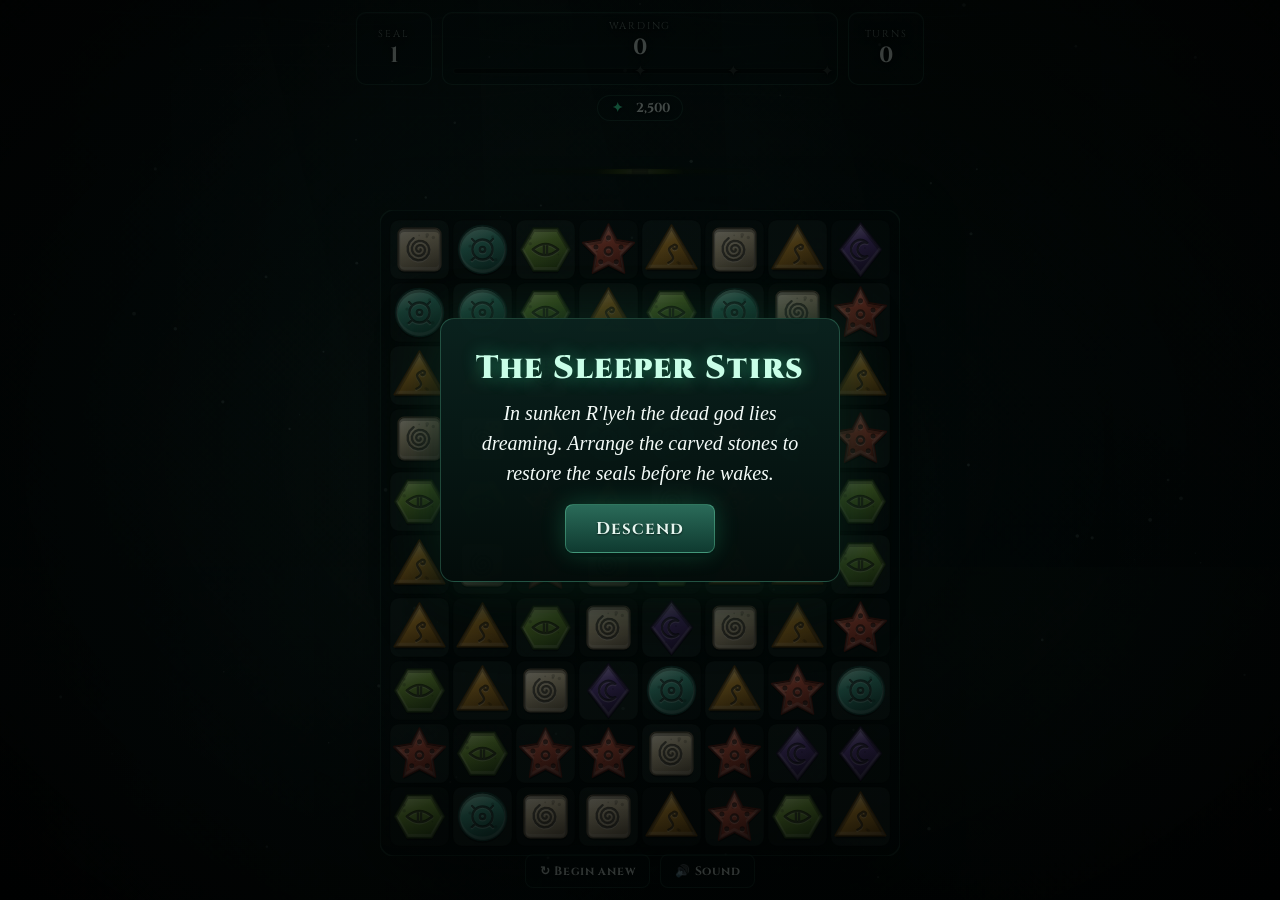
<file: index.html>
<!doctype html>
<html lang="en">
<head>
  <meta charset="utf-8">
  <meta name="viewport" content="width=device-width, initial-scale=1, maximum-scale=1, user-scalable=no, viewport-fit=cover">
  <title>The Sleeper Stirs</title>
  <meta name="theme-color" content="#04100f">
  <meta name="apple-mobile-web-app-capable" content="yes">
  <meta name="mobile-web-app-capable" content="yes">
  <meta name="apple-mobile-web-app-status-bar-style" content="black-translucent">
  <meta name="apple-mobile-web-app-title" content="Sleeper">
  <link rel="manifest" href="manifest.webmanifest">
  <link rel="icon" href="icons/icon-192.png">
  <link rel="apple-touch-icon" href="icons/apple-touch-icon.png">
  <link rel="preconnect" href="https://fonts.googleapis.com">
  <link rel="preconnect" href="https://fonts.gstatic.com" crossorigin>
  <link href="https://fonts.googleapis.com/css2?family=Cinzel:wght@500;700;900&family=IM+Fell+English:ital@0;1&display=swap" rel="stylesheet">
  <link rel="stylesheet" href="style.css">
</head>
<body>
  <canvas id="bg"></canvas>

  <div id="app">
    <header id="hud">
      <div class="stat">
        <span class="label">Seal</span>
        <span id="level" class="value">1</span>
      </div>
      <div class="scorebox">
        <span class="label">Warding</span>
        <span id="score" class="value">0</span>
        <div class="bar">
          <div id="barFill"></div>
          <span class="mark" style="left:50%"><i id="star1">✦</i></span>
          <span class="mark" style="left:75%"><i id="star2">✦</i></span>
          <span class="mark" style="left:100%"><i id="star3">✦</i></span>
        </div>
      </div>
      <div class="stat">
        <span class="label">Turns</span>
        <span id="moves" class="value">0</span>
      </div>
    </header>

    <div id="goals"></div>

    <!-- the eye opens here, between the HUD and the board -->
    <div id="eyeSlot"></div>

    <div id="boardWrap"><canvas id="board"></canvas></div>

    <footer>
      <button id="restartBtn" class="ghost">↻ Begin anew</button>
      <button id="muteBtn" class="ghost">🔊 Sound</button>
      <button id="debugBtn" class="ghost hidden">⚙ Debug</button>
    </footer>
  </div>

  <canvas id="fg"></canvas>

  <div id="overlay">
    <div class="card">
      <h1 id="ovTitle">The Sleeper Stirs</h1>
      <div id="ovStars" class="stars"></div>
      <p id="ovText">In sunken R'lyeh the dead god lies dreaming. Arrange the carved stones to restore the seals before he wakes.</p>
      <button id="ovBtn">Descend</button>
    </div>
  </div>

  <!-- shown the first time each relic is formed, and on the first tainted level -->
  <div id="intro" class="hidden">
    <div class="card">
      <canvas id="introIcon"></canvas>
      <h2 id="introTitle"></h2>
      <p id="introText"></p>
      <p id="introTip" class="tip"></p>
      <button id="introBtn">Understood</button>
    </div>
  </div>

  <!-- testing tools: press ` or open with ?debug -->
  <div id="debug" class="hidden">
    <div class="card">
      <h2>Debug</h2>
      <div id="debugItems"></div>
      <button id="debugClose" class="ghost">Close</button>
    </div>
  </div>

  <script src="game.js"></script>
  <script>
    if ('serviceWorker' in navigator) window.addEventListener('load', () => navigator.serviceWorker.register('sw.js'));
  </script>
</body>
</html>
</file>
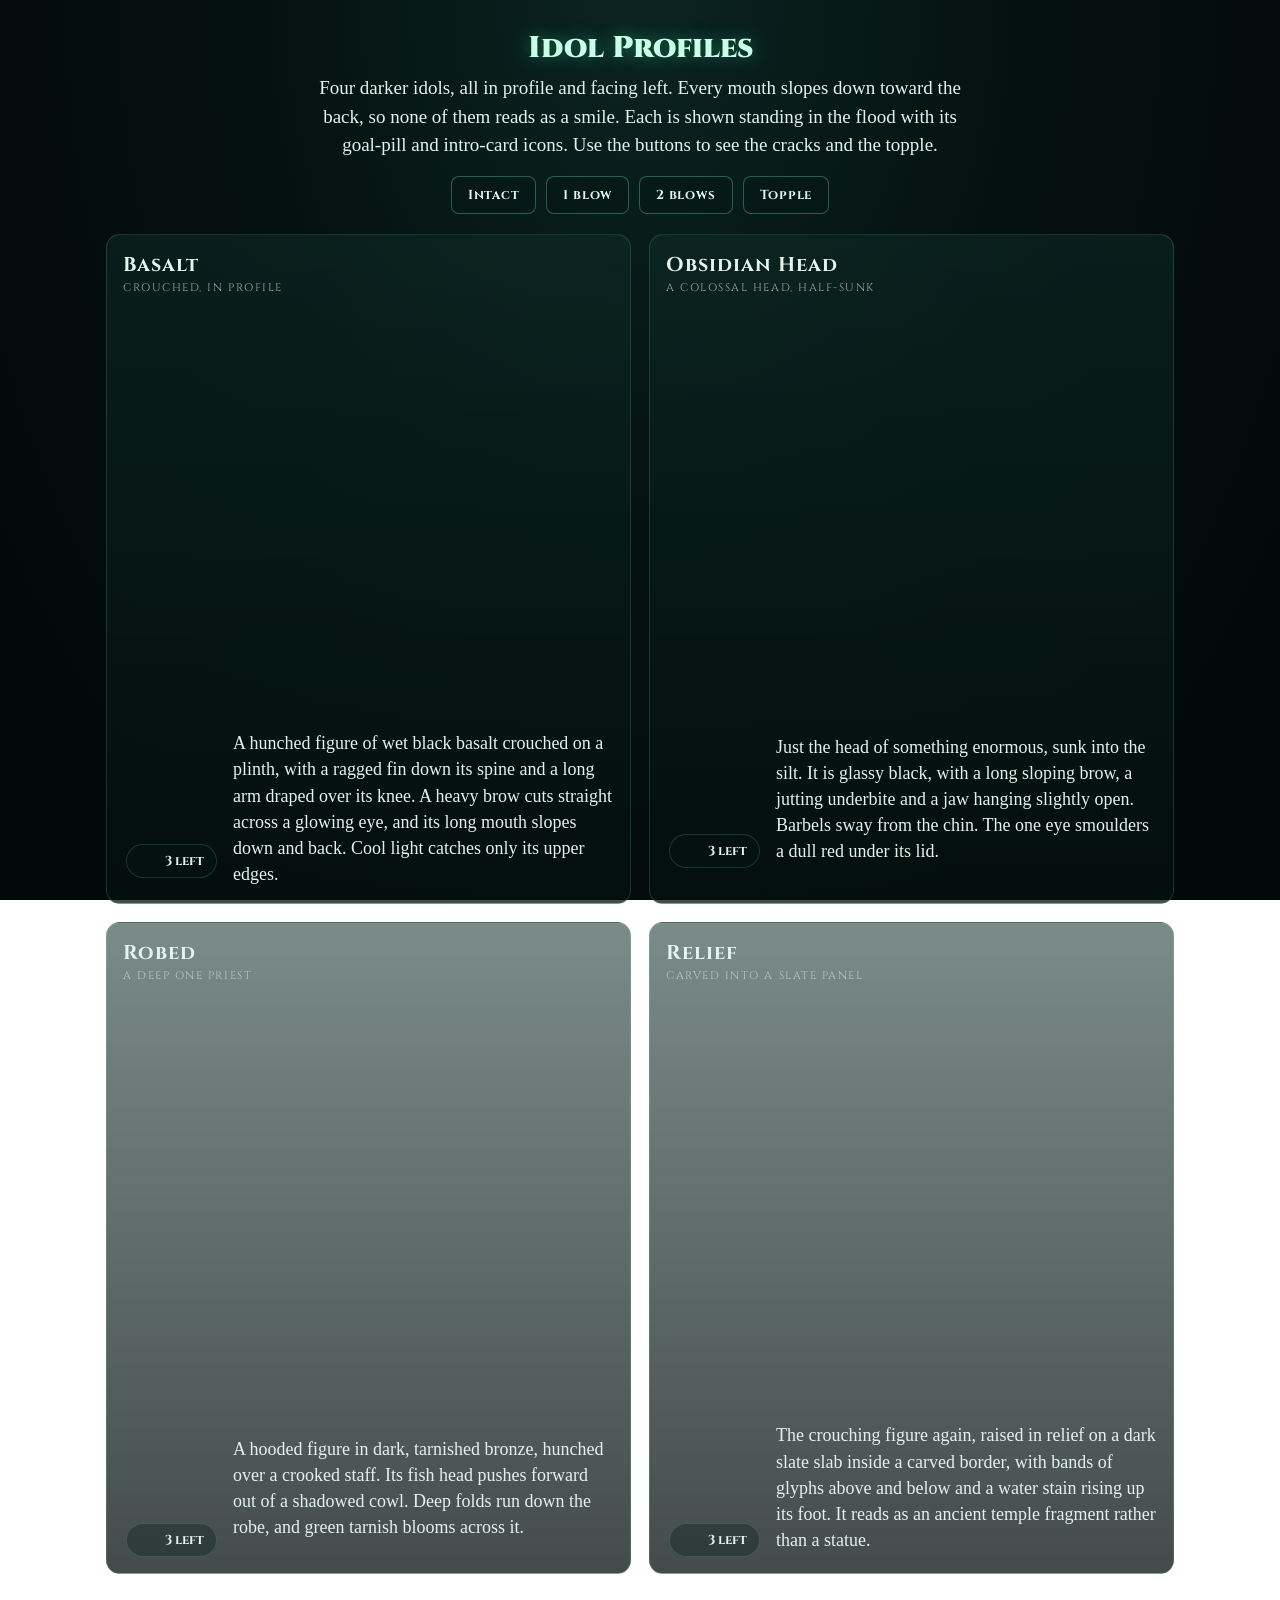
<file: mockups/idol-profile.html>
<!doctype html>
<html lang="en">
<head>
<meta charset="utf-8">
<meta name="viewport" content="width=device-width, initial-scale=1">
<title>Idol Profiles</title>
<link rel="preconnect" href="https://fonts.googleapis.com">
<link rel="preconnect" href="https://fonts.gstatic.com" crossorigin>
<link href="https://fonts.googleapis.com/css2?family=Cinzel:wght@500;700;900&family=IM+Fell+English:ital@0;1&display=swap" rel="stylesheet">
<style>
  :root { --ink: #e4f5ee; --muted: rgba(200, 235, 222, .72); --edge: rgba(125, 255, 200, .16); }
  * { box-sizing: border-box; }
  body {
    margin: 0;
    min-height: 100vh;
    color: var(--ink);
    font-family: "IM Fell English", Georgia, serif;
    background: radial-gradient(ellipse at 50% 0%, #0b2421 0%, #04100f 45%, #020807 100%) fixed;
  }
  header { max-width: 1100px; margin: 0 auto; padding: 28px 16px 4px; text-align: center; }
  h1 {
    margin: 0 0 6px;
    font-family: Cinzel, Georgia, serif;
    font-weight: 900;
    font-size: 30px;
    color: #c9ffe8;
    text-shadow: 0 0 18px rgba(61, 255, 176, .4);
  }
  header p { margin: 0 auto; max-width: 660px; font-size: 19px; line-height: 1.5; color: #e2f2ec; }
  .controls { display: flex; justify-content: center; gap: 10px; margin: 16px 0 4px; }
  button {
    font-family: Cinzel, Georgia, serif;
    font-weight: 700;
    letter-spacing: .06em;
    color: var(--ink);
    border: 1px solid rgba(125, 255, 200, .3);
    background: rgba(6, 24, 22, .6);
    border-radius: 8px;
    padding: 9px 16px;
    font-size: 13px;
    cursor: pointer;
  }
  main {
    max-width: 1100px;
    margin: 0 auto;
    padding: 12px 16px 40px;
    display: grid;
    grid-template-columns: repeat(auto-fit, minmax(min(100%, 460px), 1fr));
    gap: 18px;
  }
  .study {
    background: linear-gradient(180deg, rgba(14, 44, 39, .55), rgba(4, 16, 14, .75));
    border: 1px solid var(--edge);
    border-radius: 14px;
    padding: 16px;
  }
  .study h2 { margin: 0; font-family: Cinzel, Georgia, serif; font-size: 20px; letter-spacing: .05em; }
  .study .tag {
    margin: 2px 0 12px;
    font-family: Cinzel, Georgia, serif;
    font-size: 11px;
    letter-spacing: .14em;
    text-transform: uppercase;
    color: var(--muted);
  }
  .board { display: block; width: 100%; cursor: pointer; touch-action: manipulation; }
  .row { display: flex; gap: 14px; align-items: center; margin-top: 12px; }
  .icons { flex: none; display: flex; flex-direction: column; align-items: center; gap: 8px; }
  .icons canvas { display: block; }
  .pill {
    display: flex;
    align-items: center;
    gap: 6px;
    padding: 3px 12px 3px 6px;
    border: 1px solid var(--edge);
    border-radius: 999px;
    background: rgba(6, 24, 22, .32);
    font-family: Cinzel, Georgia, serif;
    font-weight: 700;
    font-size: 13px;
  }
  .study p { margin: 0; font-size: 18px; line-height: 1.45; color: #e2f2ec; }
</style>
</head>
<body>
  <header>
    <h1>Idol Profiles</h1>
    <p>Four darker idols, all in profile and facing left. Every mouth slopes down toward the back, so none of them reads as a smile. Each is shown standing in the flood with its goal-pill and intro-card icons. Use the buttons to see the cracks and the topple.</p>
    <div class="controls"><button data-hp="3">Intact</button><button data-hp="2">1 blow</button><button data-hp="1">2 blows</button><button data-hp="0">Topple</button></div>
  </header>
  <main id="studies"></main>

<script>
(() => {
'use strict';

const COLS = 6, ROWS = 5, PAD = 8, TAU = Math.PI * 2;
const IDOL = [2, 2], WATER = ['..X...', '.XIXX.', '..XX..', '......', '......'];
const STONES = [
  { shape: 'circle',   light: '#a9ecd6', fill: '#3e9c86', dark: '#103b33' },
  { shape: 'square',   light: '#fff6e0', fill: '#cdbf9c', dark: '#5f5440' },
  { shape: 'star',     light: '#ffb8a6', fill: '#c4543f', dark: '#521810' },
  { shape: 'diamond',  light: '#c4aef0', fill: '#5d3f8f', dark: '#1c0f31' },
  { shape: 'hex',      light: '#d4f7a4', fill: '#7aa83e', dark: '#243f12' },
  { shape: 'triangle', light: '#ffe6a8', fill: '#c9932f', dark: '#563809' },
];
const hash = n => { const x = Math.sin(n * 127.1 + 311.7) * 43758.5453; return x - Math.floor(x); };
const clamp01 = v => Math.max(0, Math.min(1, v));
const smooth = (a, b, v) => { const t = clamp01((v - a) / (b - a)); return t * t * (3 - 2 * t); };
const outBack = t => { const s = 1.70158; t -= 1; return t * t * ((s + 1) * t + s) + 1; };
const dpr = Math.min(2, window.devicePixelRatio || 1);

// ---------- board and stones (simplified from the game) ----------
function roundRectPath(c, x, y, w, h, r) {
  c.moveTo(x + r, y);
  c.arcTo(x + w, y, x + w, y + h, r);
  c.arcTo(x + w, y + h, x, y + h, r);
  c.arcTo(x, y + h, x, y, r);
  c.arcTo(x, y, x + w, y, r);
  c.closePath();
}

function shapePath(c, shape, cx, cy, r) {
  c.beginPath();
  switch (shape) {
    case 'circle': c.arc(cx, cy, r * .9, 0, TAU); break;
    case 'square': roundRectPath(c, cx - r * .8, cy - r * .8, r * 1.6, r * 1.6, r * .22); break;
    case 'star':
      for (let i = 0; i < 10; i++) {
        const a = -Math.PI / 2 + i * Math.PI / 5, rad = i % 2 ? r * .52 : r * 1.02;
        const px = cx + Math.cos(a) * rad, py = cy + Math.sin(a) * rad + r * .06;
        i ? c.lineTo(px, py) : c.moveTo(px, py);
      }
      c.closePath();
      break;
    case 'diamond':
      c.moveTo(cx, cy - r); c.lineTo(cx + r * .78, cy); c.lineTo(cx, cy + r); c.lineTo(cx - r * .78, cy);
      c.closePath();
      break;
    case 'hex':
      for (let i = 0; i < 6; i++) {
        const a = i * Math.PI / 3, px = cx + Math.cos(a) * r * .92, py = cy + Math.sin(a) * r * .92;
        i ? c.lineTo(px, py) : c.moveTo(px, py);
      }
      c.closePath();
      break;
    case 'triangle':
      c.moveTo(cx, cy - r * .92); c.lineTo(cx + r * .95, cy + r * .72); c.lineTo(cx - r * .95, cy + r * .72);
      c.closePath();
      break;
  }
}

function drawStone(c, st, cx, cy, r) {
  shapePath(c, st.shape, cx, cy + r * .1, r);
  c.fillStyle = 'rgba(0,0,0,.45)'; c.fill();
  shapePath(c, st.shape, cx, cy, r);
  const g = c.createLinearGradient(cx - r * .4, cy - r, cx + r * .4, cy + r);
  g.addColorStop(0, st.light); g.addColorStop(.38, st.fill); g.addColorStop(1, st.dark);
  c.fillStyle = g; c.fill();
  c.lineJoin = 'round'; c.lineWidth = Math.max(1, r * .07); c.strokeStyle = st.dark; c.stroke();
}

function drawBoard(c, cs, W, H) {
  c.beginPath(); roundRectPath(c, 0, 0, W, H, 14);
  c.fillStyle = 'rgba(3,12,12,.55)'; c.fill();
  c.strokeStyle = 'rgba(125,255,200,.14)'; c.lineWidth = 1.5; c.stroke();
  for (let r = 0; r < ROWS; r++) {
    for (let col = 0; col < COLS; col++) {
      const x = PAD + col * cs + 2, y = PAD + r * cs + 2, w = cs - 4;
      c.beginPath(); roundRectPath(c, x, y, w, w, cs * .14);
      c.fillStyle = (r + col) % 2 ? 'rgba(140,190,175,.05)' : 'rgba(140,190,175,.1)';
      c.fill();
      c.strokeStyle = 'rgba(0,0,0,.35)'; c.lineWidth = 1; c.stroke();
      if (r !== IDOL[0] || col !== IDOL[1]) drawStone(c, STONES[Math.floor(hash(r * 31 + col * 7 + 3) * 6)], PAD + (col + .5) * cs, PAD + (r + .5) * cs, cs * .42);
    }
  }
}

// ---------- flood (as in the game) ----------
function drawWater(c, cs, now) {
  const cells = [];
  WATER.forEach((row, r) => [...row].forEach((ch, col) => { if (ch === 'X') cells.push([r, col]); }));
  c.save();
  c.beginPath();
  for (const [r, col] of cells) c.rect(PAD + col * cs, PAD + r * cs, cs, cs);
  const g = c.createLinearGradient(0, PAD, 0, PAD + ROWS * cs);
  g.addColorStop(0, 'rgba(38,118,116,.58)'); g.addColorStop(1, 'rgba(8,48,58,.7)');
  c.fillStyle = g; c.fill();
  c.save(); c.clip();
  c.globalCompositeOperation = 'lighter';
  c.lineWidth = Math.max(1, cs * .045); c.strokeStyle = 'rgba(120,230,215,.09)';
  const W = COLS * cs, H = ROWS * cs;
  for (let i = 0; i < 7; i++) {
    c.beginPath();
    for (let j = 0; j <= 24; j++) {
      const u = j / 24, x = PAD + u * W, y = PAD + (i - .5) / 6 * H + Math.sin(u * 7 + now / 900 + i * 1.7) * cs * .22;
      j ? c.lineTo(x, y) : c.moveTo(x, y);
    }
    c.stroke();
  }
  c.restore();
  c.strokeStyle = 'rgba(175,245,235,.5)'; c.lineWidth = Math.max(1, cs * .03);
  c.beginPath();
  for (const [r, col] of cells) {
    if (r > 0 && WATER[r - 1][col] === 'X') continue;
    for (let j = 0; j <= 8; j++) {
      const x = PAD + (col + j / 8) * cs, y = PAD + r * cs + Math.sin(j / 8 * TAU + now / 350 + col * 2) * cs * .025;
      j ? c.lineTo(x, y) : c.moveTo(x, y);
    }
  }
  c.stroke();
  c.restore();
}

// ---------- carving helpers ----------
// Everything is lit from the upper left. Carved lines are a dark groove with a pale lower-right
// lip; hollows are dark inside with light catching their lower rim. No outlines anywhere.
const P = (s, pts) => pts.map(([x, y]) => [x * s, y * s]);
function poly(c, pts) { c.beginPath(); pts.forEach(([x, y], i) => i ? c.lineTo(x, y) : c.moveTo(x, y)); }

function shade(c, path, s, light, mid, dark) {
  path();
  const g = c.createLinearGradient(-s * .6, -s * .9, s * .6, s * .9);
  g.addColorStop(0, light); g.addColorStop(.45, mid); g.addColorStop(1, dark);
  c.fillStyle = g; c.fill();
  c.save(); path(); c.clip();
  const h = c.createRadialGradient(-s * .3, -s * .55, 0, -s * .3, -s * .55, s * .9);
  h.addColorStop(0, 'rgba(255,255,255,.2)'); h.addColorStop(1, 'rgba(255,255,255,0)');
  c.fillStyle = h; c.fillRect(-s, -s * 1.1, s * 2, s * 2.2);
  const ao = c.createLinearGradient(0, s * .1, 0, s * .9);
  ao.addColorStop(0, 'rgba(0,0,0,0)'); ao.addColorStop(1, 'rgba(0,0,0,.35)');
  c.fillStyle = ao; c.fillRect(-s, -s * 1.1, s * 2, s * 2.2);
  c.restore();
}

function groove(c, pts, w, depth = .42, lip = .18) {
  c.lineCap = 'round'; c.lineJoin = 'round';
  poly(c, pts); c.strokeStyle = `rgba(0,0,0,${depth})`; c.lineWidth = w; c.stroke();
  c.save(); c.translate(w * .45, w * .45);
  poly(c, pts); c.strokeStyle = `rgba(255,255,255,${lip})`; c.lineWidth = w * .5; c.stroke();
  c.restore();
}
function curveGroove(c, x0, y0, cx, cy, x1, y1, w, depth = .42, lip = .18) {
  c.lineCap = 'round';
  c.beginPath(); c.moveTo(x0, y0); c.quadraticCurveTo(cx, cy, x1, y1);
  c.strokeStyle = `rgba(0,0,0,${depth})`; c.lineWidth = w; c.stroke();
  c.beginPath(); c.moveTo(x0 + w * .45, y0 + w * .45); c.quadraticCurveTo(cx + w * .45, cy + w * .45, x1 + w * .45, y1 + w * .45);
  c.strokeStyle = `rgba(255,255,255,${lip})`; c.lineWidth = w * .5; c.stroke();
}
function hollow(c, x, y, rx, ry, depth = .6) {
  const g = c.createRadialGradient(x - rx * .25, y - ry * .3, 0, x, y, Math.max(rx, ry));
  g.addColorStop(0, `rgba(0,0,0,${depth})`); g.addColorStop(.75, `rgba(0,0,0,${depth * .6})`); g.addColorStop(1, 'rgba(0,0,0,0)');
  c.beginPath(); c.ellipse(x, y, rx, ry, 0, 0, TAU); c.fillStyle = g; c.fill();
  c.beginPath(); c.ellipse(x, y, rx * .95, ry * .95, 0, -.3, 1.9);
  c.strokeStyle = 'rgba(255,255,255,.2)'; c.lineWidth = Math.max(.6, rx * .14); c.stroke();
}
function ember(c, x, y, r, now, col) {
  const k = .6 + .25 * Math.sin(now / 700 + x);
  c.save(); c.globalCompositeOperation = 'lighter';
  const g = c.createRadialGradient(x, y, 0, x, y, r);
  g.addColorStop(0, `rgba(${col},${.9 * k})`); g.addColorStop(.35, `rgba(${col},${.35 * k})`); g.addColorStop(1, `rgba(${col},0)`);
  c.fillStyle = g; c.fillRect(x - r, y - r, r * 2, r * 2);
  c.restore();
}
function speckle(c, s, n, seed, x0, x1, y0, y1) {
  for (let i = 0; i < n; i++) {
    const h = seed * 31 + i * 7, x = (x0 + (x1 - x0) * hash(h)) * s, y = (y0 + (y1 - y0) * hash(h + 1)) * s, r = s * (.008 + .02 * hash(h + 2));
    c.beginPath(); c.arc(x, y, r, 0, TAU); c.fillStyle = hash(h + 3) > .5 ? 'rgba(0,0,0,.16)' : 'rgba(255,255,255,.1)'; c.fill();
  }
}
function drips(c, s, now, xs, y0, len, col) {
  xs.forEach((x, i) => {
    const ph = (now / 1500 + i * .37) % 1;
    c.globalAlpha = (1 - ph) * .75;
    c.beginPath(); c.ellipse(x * s, y0 * s + ph * len * s, s * .022, s * .034, 0, 0, TAU); c.fillStyle = col; c.fill();
  });
  c.globalAlpha = 1;
}
const CRACKS = [
  [[-.12, -.8], [-.03, -.62], [-.15, -.46], [-.05, -.28], [-.17, -.06]],
  [[.2, -.04], [.09, .14], [.23, .32], [.1, .56]],
];
function cracks(c, s, hp, glow) {
  for (let i = 0; i < Math.min(2, 3 - hp); i++) {
    const pts = P(s, CRACKS[i]);
    if (glow) {
      c.save(); c.globalCompositeOperation = 'lighter';
      poly(c, pts); c.strokeStyle = 'rgba(160,255,210,.35)'; c.lineWidth = s * .09; c.lineCap = 'round'; c.stroke();
      poly(c, pts); c.strokeStyle = 'rgba(230,255,240,.9)'; c.lineWidth = s * .025; c.stroke();
      c.restore();
    } else groove(c, pts, Math.max(1.2, s * .05), .75, .28);
  }
}
function groundShadow(c, s, w = .7) {
  c.beginPath(); c.ellipse(0, s * .86, s * w, s * .12, 0, 0, TAU);
  const g = c.createRadialGradient(0, s * .86, 0, 0, s * .86, s * w);
  g.addColorStop(0, 'rgba(0,0,0,.5)'); g.addColorStop(1, 'rgba(0,0,0,0)');
  c.fillStyle = g; c.fill();
}

// ---------- profile helpers ----------
let c_ = null; // the context the path builders draw into
// Every idol faces left. A rim of light catches the upper-left edges so dark stone still reads.
function rim(c, path, s, col, w = .035) {
  c.save(); path(); c.clip();
  c.translate(s * w * .6, s * w * .6); path();
  c.strokeStyle = col; c.lineWidth = s * w; c.stroke();
  c.restore();
}
function form(c, path, s, m) { shade(c, path, s, m.light, m.mid, m.dark); rim(c, path, s, m.rim); }
// a lidless fish eye under a heavy brow: the lid cuts straight across, so it glowers
function glower(c, x, y, r, now, m) {
  hollow(c, x, y, r * 1.45, r * 1.25, .7);
  const g = c.createRadialGradient(x - r * .3, y - r * .3, 0, x, y, r);
  g.addColorStop(0, '#34403b'); g.addColorStop(1, '#030504');
  c.beginPath(); c.arc(x, y, r, 0, TAU); c.fillStyle = g; c.fill();
  ember(c, x + r * .1, y + r * .15, r * 1.2, now, m.eye);
  c.save(); c.beginPath(); c.arc(x, y, r * 1.05, 0, TAU); c.clip();
  c.beginPath(); c.moveTo(x - r * 1.3, y - r * .05); c.lineTo(x + r * 1.3, y - r * .45); c.lineTo(x + r * 1.3, y - r * 1.4); c.lineTo(x - r * 1.3, y - r * 1.4); c.closePath();
  c.fillStyle = m.mid; c.fill();
  c.restore();
  curveGroove(c, x - r * 1.4, y + r * .02, x, y - r * .3, x + r * 1.4, y - r * .5, Math.max(.8, r * .3), .55, .14);
}
function tendril(c, x, y, len, sway, w, col, now, seed) {
  // a tapering hanging barbel or finger
  const N = 8;
  let px = x, py = y;
  for (let i = 0; i < N; i++) {
    const f = (i + 1) / N;
    const nx = x + Math.sin(f * 2 + now / 1300 + seed) * sway * f, ny = y + len * f;
    c.beginPath(); c.moveTo(px, py); c.lineTo(nx, ny);
    c.strokeStyle = col; c.lineWidth = Math.max(.5, w * (1 - f * .8)); c.lineCap = 'round'; c.stroke();
    px = nx; py = ny;
  }
}

// ---------- A. Basalt crouch ----------
const crouchSide = s => () => {
  const c = c_;
  c.beginPath();
  c.moveTo(-.52 * s, .82 * s);
  c.lineTo(.56 * s, .82 * s);
  c.bezierCurveTo(.7 * s, .5 * s, .66 * s, 0, .42 * s, -.32 * s);
  c.bezierCurveTo(.3 * s, -.5 * s, .18 * s, -.56 * s, .08 * s, -.6 * s);
  c.bezierCurveTo(-.05 * s, -.86 * s, -.42 * s, -.74 * s, -.64 * s, -.44 * s);
  c.lineTo(-.62 * s, -.36 * s);
  c.bezierCurveTo(-.5 * s, -.26 * s, -.36 * s, -.2 * s, -.22 * s, -.16 * s);
  c.bezierCurveTo(-.32 * s, 0, -.52 * s, .12 * s, -.58 * s, .3 * s);
  c.bezierCurveTo(-.6 * s, .5 * s, -.5 * s, .66 * s, -.52 * s, .82 * s);
  c.closePath();
};
function crouchFigure(c, s, now, hp, m) {
  c_ = c;
  // dorsal fin down the back, behind everything
  const fin = () => poly(c, P(s, [[.1, -.62], [.36, -.76], [.58, -.58], [.73, -.3], [.75, -.02], [.6, .05], [.44, -.3]]));
  form(c, fin, s, m);
  for (const [x, y] of [[.36, -.74], [.56, -.57], [.71, -.3], [.73, -.05]]) groove(c, [[.3 * s, -.42 * s], [x * s, y * s]], Math.max(.6, s * .02), .4, .1);
  const body = crouchSide(s);
  form(c, body, s, m);
  // haunch and the long arm folded over the knee
  form(c, () => { c.beginPath(); c.ellipse(.04 * s, .42 * s, .44 * s, .2 * s, -.25, 0, TAU); }, s, m);
  const arm = () => {
    c.beginPath();
    c.moveTo(.12 * s, -.3 * s);
    c.quadraticCurveTo(.32 * s, -.05 * s, .05 * s, .24 * s);
    c.lineTo(-.4 * s, .25 * s); c.lineTo(-.43 * s, .12 * s); c.lineTo(-.02 * s, .1 * s);
    c.quadraticCurveTo(.12 * s, -.05 * s, -.02 * s, -.26 * s);
    c.closePath();
  };
  form(c, arm, s, m);
  // webbed fingers hanging over the knee
  for (let i = 0; i < 3; i++) tendril(c, (-.42 + i * .03) * s, .18 * s, (.24 + i * .02) * s, s * .03, s * .045, m.mid, now * .2, i);
  c.save(); body(); c.clip();
  glower(c, -.3 * s, -.55 * s, .075 * s, now, m);
  // a long, grim mouth: the corner sits lower than the snout
  curveGroove(c, -.61 * s, -.39 * s, -.47 * s, -.38 * s, -.33 * s, -.3 * s, Math.max(1, s * .04), .6, .12);
  for (let i = 0; i < 3; i++) {
    const x = (-.1 + i * .06) * s;
    curveGroove(c, x, -.52 * s, x + .06 * s, -.4 * s, x, -.28 * s, Math.max(.6, s * .022), .45, .1);
  }
  speckle(c, s, 30, 5, -.6, .6, -.8, .8);
  cracks(c, s, hp, false);
  c.restore();
  drips(c, s, now, [-.5, -.36], -.3, .5, 'rgba(160,225,215,.85)');
}
const BASALT = { light: '#5f6c65', mid: '#2e3934', dark: '#101613', rim: 'rgba(150,225,205,.16)', eye: '120,255,200' };
function drawBasalt(c, s, now, hp) {
  groundShadow(c, s, .75);
  shade(c, () => poly(c, P(s, [[-.72, .76], [.74, .76], [.76, .92], [-.74, .92]])), s, '#56605a', '#333b37', '#171c1a');
  crouchFigure(c, s, now, hp, BASALT);
}

// ---------- B. Obsidian head ----------
function drawHead(c, s, now, hp) {
  const m = { light: '#47524e', mid: '#1b2320', dark: '#050908', rim: 'rgba(170,240,225,.2)', eye: '255,120,90' };
  groundShadow(c, s, .85);
  // the silt it has sunk into
  const silt = c.createRadialGradient(0, .78 * s, 0, 0, .78 * s, .9 * s);
  silt.addColorStop(0, 'rgba(48,46,34,.95)'); silt.addColorStop(.6, 'rgba(30,30,22,.7)'); silt.addColorStop(1, 'rgba(20,22,16,0)');
  c.save(); c.scale(1, .3); c.beginPath(); c.arc(0, .78 * s / .3, .9 * s, 0, TAU); c.restore();
  c.save(); c.translate(0, .78 * s); c.scale(1, .22); c.translate(0, -.78 * s);
  c.fillStyle = silt; c.fillRect(-s, -.2 * s, 2 * s, 2 * s); c.restore();
  // the dark of the gaping mouth
  poly(c, P(s, [[-.74, -.1], [-.38, .07], [-.7, .11]])); c.fillStyle = '#020302'; c.fill();
  const head = () => {
    c.beginPath();
    c.moveTo(.62 * s, .66 * s);
    c.bezierCurveTo(.8 * s, .1 * s, .7 * s, -.5 * s, .36 * s, -.78 * s);
    c.bezierCurveTo(.1 * s, -.95 * s, -.3 * s, -.62 * s, -.74 * s, -.2 * s);
    c.lineTo(-.74 * s, -.1 * s);
    c.lineTo(-.38 * s, .07 * s);
    c.lineTo(-.7 * s, .11 * s);
    c.bezierCurveTo(-.68 * s, .34 * s, -.4 * s, .52 * s, -.1 * s, .64 * s);
    c.closePath();
  };
  form(c, head, s, m);
  c.save(); head(); c.clip();
  glower(c, -.2 * s, -.34 * s, .12 * s, now, m);
  // great gill covers
  for (const [x, w] of [[.14, .05], [.3, .035]]) curveGroove(c, x * s, -.5 * s, (x + .2) * s, -.05 * s, (x - .02) * s, .46 * s, Math.max(1, s * w), .6, .14);
  // glassy highlights along the brow and jaw
  c.lineCap = 'round';
  c.beginPath(); c.moveTo(.05 * s, -.74 * s); c.quadraticCurveTo(-.3 * s, -.6 * s, -.6 * s, -.28 * s);
  c.strokeStyle = 'rgba(220,255,245,.32)'; c.lineWidth = Math.max(1, s * .025); c.stroke();
  c.beginPath(); c.moveTo(-.62 * s, .2 * s); c.quadraticCurveTo(-.45 * s, .4 * s, -.15 * s, .5 * s);
  c.strokeStyle = 'rgba(220,255,245,.16)'; c.lineWidth = Math.max(1, s * .02); c.stroke();
  cracks(c, s, hp, false);
  c.restore();
  // barbels hanging from the chin
  for (let i = 0; i < 3; i++) tendril(c, (-.62 + i * .08) * s, (.2 + i * .04) * s, (.34 - i * .05) * s, s * .06, s * .035, '#141b19', now, i * 2);
}

// ---------- C. Robed Deep One ----------
function drawRobed(c, s, now, hp) {
  const m = { light: '#6b5a3c', mid: '#2e2518', dark: '#0d0905', rim: 'rgba(235,190,130,.16)', eye: '150,255,190' };
  groundShadow(c, s, .75);
  // a crooked staff, held in front
  c.lineCap = 'round';
  c.beginPath(); c.moveTo(-.8 * s, -.7 * s); c.quadraticCurveTo(-.84 * s, .1 * s, -.76 * s, .86 * s);
  c.strokeStyle = '#2a2014'; c.lineWidth = s * .06; c.stroke();
  c.strokeStyle = 'rgba(235,190,130,.25)'; c.lineWidth = s * .018; c.stroke();
  form(c, () => { c.beginPath(); c.ellipse(-.8 * s, -.74 * s, .06 * s, .1 * s, -.3, 0, TAU); }, s, m);
  const robe = () => {
    c.beginPath();
    c.moveTo(-.56 * s, .84 * s); c.lineTo(.58 * s, .84 * s);
    c.bezierCurveTo(.66 * s, .4 * s, .64 * s, -.05 * s, .42 * s, -.36 * s);
    c.bezierCurveTo(.32 * s, -.52 * s, .2 * s, -.64 * s, .02 * s, -.68 * s);
    c.bezierCurveTo(-.16 * s, -.7 * s, -.3 * s, -.6 * s, -.34 * s, -.44 * s);
    c.lineTo(-.3 * s, -.2 * s);
    c.bezierCurveTo(-.34 * s, 0, -.46 * s, .4 * s, -.56 * s, .84 * s);
    c.closePath();
  };
  form(c, robe, s, m);
  c.save(); robe(); c.clip();
  // heavy folds falling from the hump
  for (const [x0, x1] of [[.3, .42], [.12, .18], [-.06, -.08], [-.24, -.34]]) curveGroove(c, x0 * s, -.3 * s, (x0 + .08) * s, .3 * s, x1 * s, .84 * s, Math.max(.8, s * .03), .45, .12);
  // tarnish blooming green
  for (let i = 0; i < 6; i++) {
    const x = (-.3 + .7 * hash(i * 9 + 1)) * s, y = (-.4 + 1.1 * hash(i * 9 + 2)) * s, r = s * (.1 + .1 * hash(i * 9 + 3));
    const g = c.createRadialGradient(x, y, 0, x, y, r);
    g.addColorStop(0, 'rgba(50,110,95,.45)'); g.addColorStop(1, 'rgba(50,110,95,0)');
    c.fillStyle = g; c.fillRect(x - r, y - r, r * 2, r * 2);
  }
  // shadow inside the cowl
  const sh = c.createRadialGradient(-.3 * s, -.42 * s, 0, -.3 * s, -.42 * s, .3 * s);
  sh.addColorStop(0, 'rgba(0,0,0,.75)'); sh.addColorStop(1, 'rgba(0,0,0,0)');
  c.fillStyle = sh; c.fillRect(-.6 * s, -.72 * s, .6 * s, .6 * s);
  cracks(c, s, hp, false);
  c.restore();
  // the head pushes forward out of the hood
  const head = () => {
    c.beginPath();
    c.moveTo(-.22 * s, -.6 * s);
    c.bezierCurveTo(-.36 * s, -.7 * s, -.56 * s, -.6 * s, -.74 * s, -.4 * s);
    c.lineTo(-.72 * s, -.3 * s);
    c.bezierCurveTo(-.58 * s, -.16 * s, -.4 * s, -.1 * s, -.22 * s, -.14 * s);
    c.closePath();
  };
  form(c, head, s, { ...m, light: '#4f4230', mid: '#231c12' });
  c.save(); head(); c.clip();
  glower(c, -.46 * s, -.48 * s, .07 * s, now, { ...m, mid: '#231c12' });
  curveGroove(c, -.72 * s, -.34 * s, -.58 * s, -.31 * s, -.42 * s, -.22 * s, Math.max(.8, s * .035), .6, .1);
  for (let i = 0; i < 3; i++) {
    const x = (-.34 + i * .05) * s;
    curveGroove(c, x, -.48 * s, x + .05 * s, -.36 * s, x, -.24 * s, Math.max(.6, s * .02), .45, .08);
  }
  c.restore();
  // the hand gripping the staff
  form(c, () => { c.beginPath(); c.ellipse(-.72 * s, .1 * s, .1 * s, .07 * s, .4, 0, TAU); }, s, m);
  for (let i = 0; i < 3; i++) tendril(c, (-.8 + i * .03) * s, .12 * s, .12 * s, s * .01, s * .03, '#1c150c', now * .2, i);
  drips(c, s, now, [-.66, -.5], -.24, .5, 'rgba(160,225,215,.85)');
}

// ---------- D. Relief ----------
function drawRelief(c, s, now, hp) {
  const slate = { light: '#535e59', mid: '#2a322f', dark: '#0f1312', rim: 'rgba(160,220,205,.14)' };
  groundShadow(c, s, .6);
  const slab = () => {
    c.beginPath();
    c.moveTo(-.5 * s, .86 * s); c.lineTo(-.48 * s, -.74 * s);
    c.quadraticCurveTo(-.46 * s, -.92 * s, 0, -.93 * s); c.quadraticCurveTo(.46 * s, -.92 * s, .48 * s, -.74 * s);
    c.lineTo(.5 * s, .86 * s); c.closePath();
  };
  form(c, slab, s, slate);
  c.save(); slab(); c.clip();
  speckle(c, s, 40, 11, -.5, .5, -.9, .86);
  // a carved border, and glyph bands above and below the panel
  groove(c, P(s, [[-.4, .78], [-.39, -.66], [.39, -.66], [.4, .78], [-.4, .78]]), Math.max(.8, s * .03), .5, .12);
  for (const y of [-.78, .7]) for (let i = 0; i < 4; i++) {
    const x = (-.24 + i * .16) * s, yy = y * s, h = hash(i * 13 + y * 10), w = Math.max(.6, s * .02);
    if (h < .5) groove(c, [[x - .04 * s, yy], [x + .04 * s, yy - .03 * s]], w, .45, .1);
    else { c.beginPath(); c.arc(x, yy, .03 * s, 0, TAU); c.strokeStyle = 'rgba(0,0,0,.45)'; c.lineWidth = w; c.stroke(); }
  }
  // the god in raised relief: a shadow down and right, then the figure
  c.save(); c.translate(.02 * s, 0); c.scale(.58, .58);
  c.save(); c.translate(.05 * s, .05 * s); c_ = c; crouchSide(s)(); c.fillStyle = 'rgba(0,0,0,.55)'; c.fill(); c.restore();
  crouchFigure(c, s, now, 3, { light: '#6a7670', mid: '#38423e', dark: '#161b19', rim: 'rgba(170,235,215,.18)', eye: '120,255,200' });
  c.restore();
  // water stain rising up the foot of the slab
  const wl = c.createLinearGradient(0, .4 * s, 0, .86 * s);
  wl.addColorStop(0, 'rgba(40,90,70,0)'); wl.addColorStop(1, 'rgba(40,90,70,.5)');
  c.fillStyle = wl; c.fillRect(-s, .4 * s, 2 * s, .5 * s);
  cracks(c, s, hp, false);
  c.restore();
}

// ---------- the studies ----------
const DESIGNS = [
  { name: 'Basalt', tag: 'Crouched, in profile', draw: drawBasalt,
    text: 'A hunched figure of wet black basalt crouched on a plinth, with a ragged fin down its spine and a long arm draped over its knee. A heavy brow cuts straight across a glowing eye, and its long mouth slopes down and back. Cool light catches only its upper edges.' },
  { name: 'Obsidian Head', tag: 'A colossal head, half-sunk', draw: drawHead,
    text: 'Just the head of something enormous, sunk into the silt. It is glassy black, with a long sloping brow, a jutting underbite and a jaw hanging slightly open. Barbels sway from the chin. The one eye smoulders a dull red under its lid.' },
  { name: 'Robed', tag: 'A Deep One priest', draw: drawRobed,
    text: 'A hooded figure in dark, tarnished bronze, hunched over a crooked staff. Its fish head pushes forward out of a shadowed cowl. Deep folds run down the robe, and green tarnish blooms across it.' },
  { name: 'Relief', tag: 'Carved into a slate panel', draw: drawRelief,
    text: 'The crouching figure again, raised in relief on a dark slate slab inside a carved border, with bands of glyphs above and below and a water stain rising up its foot. It reads as an ancient temple fragment rather than a statue.' },
];

const studies = [], icons = [];
let hp = 3, crumble = 0, toppling = false, pause = 0;
const main = document.getElementById('studies');
for (const d of DESIGNS) {
  const el = document.createElement('section');
  el.className = 'study';
  el.innerHTML = `<h2>${d.name}</h2><div class="tag">${d.tag}</div><canvas class="board"></canvas>
    <div class="row"><div class="icons"><canvas></canvas><div class="pill"><canvas></canvas>3 left</div></div><p>${d.text}</p></div>`;
  main.appendChild(el);
  const board = el.querySelector('.board'), [big, small] = el.querySelectorAll('.icons canvas');
  studies.push({ d, board, ctx: board.getContext('2d'), cs: 0, W: 0, H: 0 });
  icons.push({ d, canvas: big, size: 96, intro: true }, { d, canvas: small, size: 26 });
}
document.querySelectorAll('[data-hp]').forEach(b => b.addEventListener('click', () => {
  const v = +b.dataset.hp;
  hp = v || 1; crumble = 0; pause = 0; toppling = v === 0;
}));

function resize() {
  for (const st of studies) {
    const w = st.board.clientWidth;
    st.cs = (w - PAD * 2) / COLS;
    st.W = w; st.H = st.cs * ROWS + PAD * 2;
    st.board.style.height = st.H + 'px';
    st.board.width = Math.round(w * dpr); st.board.height = Math.round(st.H * dpr);
  }
  for (const ic of icons) {
    ic.canvas.style.width = ic.canvas.style.height = ic.size + 'px';
    ic.canvas.width = ic.canvas.height = Math.round(ic.size * dpr);
  }
}
window.addEventListener('resize', resize);
resize();

function idolAt(c, d, x, y, size, now, h, k = 0) {
  c.save();
  c.globalAlpha = 1 - k;
  c.translate(x, y + k * size * .3);
  d.draw(c, size * .5 * (1 - k * .3), now, h);
  c.restore();
}

let last = performance.now();
function frame(now) {
  const dt = Math.min(50, now - last); last = now;
  if (toppling) {
    // it falls, then stands back up after a pause so the designs can be compared again
    if (crumble < 1) crumble = Math.min(1, crumble + dt / 700);
    else if ((pause += dt) > 1400) { toppling = false; hp = 3; crumble = 0; pause = 0; }
  }
  for (const st of studies) {
    const c = st.ctx;
    c.setTransform(dpr, 0, 0, dpr, 0, 0);
    c.clearRect(0, 0, st.W, st.H);
    drawBoard(c, st.cs, st.W, st.H);
    c.save();
    c.beginPath(); c.rect(PAD, PAD, st.cs * COLS, st.cs * ROWS); c.clip();
    drawWater(c, st.cs, now);
    if (crumble < 1) idolAt(c, st.d, PAD + (IDOL[1] + .5) * st.cs, PAD + (IDOL[0] + .5) * st.cs, st.cs, now, Math.max(1, hp), toppling ? crumble : 0);
    c.restore();
  }
  for (const ic of icons) {
    const c = ic.canvas.getContext('2d'), s = ic.size;
    c.setTransform(dpr, 0, 0, dpr, 0, 0);
    c.clearRect(0, 0, s, s);
    if (ic.intro) {
      c.fillStyle = 'rgba(30,110,110,.5)'; c.fillRect(0, s * .74, s, s * .26);
      idolAt(c, ic.d, s / 2, s / 2, s * .8, now, 3);
      c.fillStyle = 'rgba(20,90,95,.45)'; c.fillRect(0, s * .74, s, s * .26);
    } else idolAt(c, ic.d, s / 2, s / 2, s * 1.05, now, 3);
  }
  requestAnimationFrame(frame);
}
requestAnimationFrame(frame);
})();
</script>
</body>
</html>
</file>
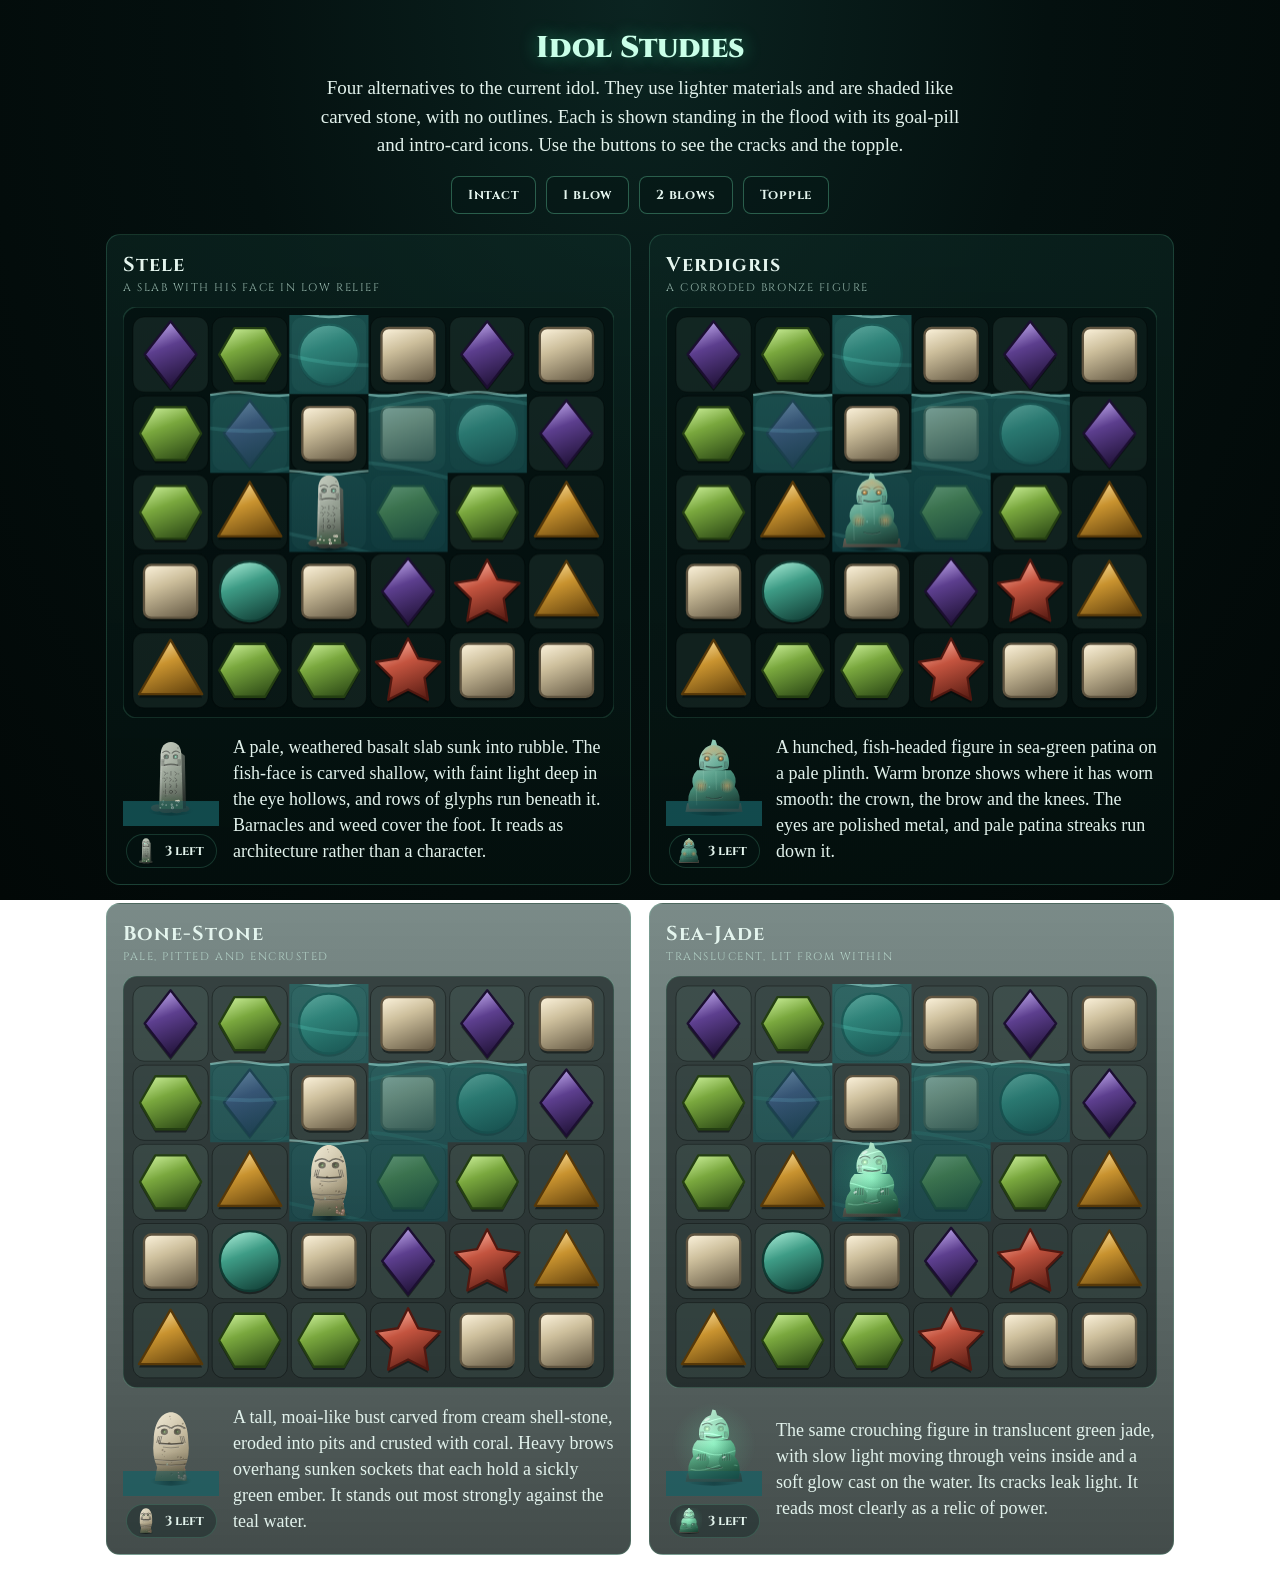
<file: mockups/idol.html>
<!doctype html>
<html lang="en">
<head>
<meta charset="utf-8">
<meta name="viewport" content="width=device-width, initial-scale=1">
<title>Idol Studies</title>
<link rel="preconnect" href="https://fonts.googleapis.com">
<link rel="preconnect" href="https://fonts.gstatic.com" crossorigin>
<link href="https://fonts.googleapis.com/css2?family=Cinzel:wght@500;700;900&family=IM+Fell+English:ital@0;1&display=swap" rel="stylesheet">
<style>
  :root { --ink: #e4f5ee; --muted: rgba(200, 235, 222, .72); --edge: rgba(125, 255, 200, .16); }
  * { box-sizing: border-box; }
  body {
    margin: 0;
    min-height: 100vh;
    color: var(--ink);
    font-family: "IM Fell English", Georgia, serif;
    background: radial-gradient(ellipse at 50% 0%, #0b2421 0%, #04100f 45%, #020807 100%) fixed;
  }
  header { max-width: 1100px; margin: 0 auto; padding: 28px 16px 4px; text-align: center; }
  h1 {
    margin: 0 0 6px;
    font-family: Cinzel, Georgia, serif;
    font-weight: 900;
    font-size: 30px;
    color: #c9ffe8;
    text-shadow: 0 0 18px rgba(61, 255, 176, .4);
  }
  header p { margin: 0 auto; max-width: 660px; font-size: 19px; line-height: 1.5; color: #e2f2ec; }
  .controls { display: flex; justify-content: center; gap: 10px; margin: 16px 0 4px; }
  button {
    font-family: Cinzel, Georgia, serif;
    font-weight: 700;
    letter-spacing: .06em;
    color: var(--ink);
    border: 1px solid rgba(125, 255, 200, .3);
    background: rgba(6, 24, 22, .6);
    border-radius: 8px;
    padding: 9px 16px;
    font-size: 13px;
    cursor: pointer;
  }
  main {
    max-width: 1100px;
    margin: 0 auto;
    padding: 12px 16px 40px;
    display: grid;
    grid-template-columns: repeat(auto-fit, minmax(min(100%, 460px), 1fr));
    gap: 18px;
  }
  .study {
    background: linear-gradient(180deg, rgba(14, 44, 39, .55), rgba(4, 16, 14, .75));
    border: 1px solid var(--edge);
    border-radius: 14px;
    padding: 16px;
  }
  .study h2 { margin: 0; font-family: Cinzel, Georgia, serif; font-size: 20px; letter-spacing: .05em; }
  .study .tag {
    margin: 2px 0 12px;
    font-family: Cinzel, Georgia, serif;
    font-size: 11px;
    letter-spacing: .14em;
    text-transform: uppercase;
    color: var(--muted);
  }
  .board { display: block; width: 100%; cursor: pointer; touch-action: manipulation; }
  .row { display: flex; gap: 14px; align-items: center; margin-top: 12px; }
  .icons { flex: none; display: flex; flex-direction: column; align-items: center; gap: 8px; }
  .icons canvas { display: block; }
  .pill {
    display: flex;
    align-items: center;
    gap: 6px;
    padding: 3px 12px 3px 6px;
    border: 1px solid var(--edge);
    border-radius: 999px;
    background: rgba(6, 24, 22, .32);
    font-family: Cinzel, Georgia, serif;
    font-weight: 700;
    font-size: 13px;
  }
  .study p { margin: 0; font-size: 18px; line-height: 1.45; color: #e2f2ec; }
</style>
</head>
<body>
  <header>
    <h1>Idol Studies</h1>
    <p>Four alternatives to the current idol. They use lighter materials and are shaded like carved stone, with no outlines. Each is shown standing in the flood with its goal-pill and intro-card icons. Use the buttons to see the cracks and the topple.</p>
    <div class="controls"><button data-hp="3">Intact</button><button data-hp="2">1 blow</button><button data-hp="1">2 blows</button><button data-hp="0">Topple</button></div>
  </header>
  <main id="studies"></main>

<script>
(() => {
'use strict';

const COLS = 6, ROWS = 5, PAD = 8, TAU = Math.PI * 2;
const IDOL = [2, 2], WATER = ['..X...', '.XIXX.', '..XX..', '......', '......'];
const STONES = [
  { shape: 'circle',   light: '#a9ecd6', fill: '#3e9c86', dark: '#103b33' },
  { shape: 'square',   light: '#fff6e0', fill: '#cdbf9c', dark: '#5f5440' },
  { shape: 'star',     light: '#ffb8a6', fill: '#c4543f', dark: '#521810' },
  { shape: 'diamond',  light: '#c4aef0', fill: '#5d3f8f', dark: '#1c0f31' },
  { shape: 'hex',      light: '#d4f7a4', fill: '#7aa83e', dark: '#243f12' },
  { shape: 'triangle', light: '#ffe6a8', fill: '#c9932f', dark: '#563809' },
];
const hash = n => { const x = Math.sin(n * 127.1 + 311.7) * 43758.5453; return x - Math.floor(x); };
const clamp01 = v => Math.max(0, Math.min(1, v));
const smooth = (a, b, v) => { const t = clamp01((v - a) / (b - a)); return t * t * (3 - 2 * t); };
const outBack = t => { const s = 1.70158; t -= 1; return t * t * ((s + 1) * t + s) + 1; };
const dpr = Math.min(2, window.devicePixelRatio || 1);

// ---------- board and stones (simplified from the game) ----------
function roundRectPath(c, x, y, w, h, r) {
  c.moveTo(x + r, y);
  c.arcTo(x + w, y, x + w, y + h, r);
  c.arcTo(x + w, y + h, x, y + h, r);
  c.arcTo(x, y + h, x, y, r);
  c.arcTo(x, y, x + w, y, r);
  c.closePath();
}

function shapePath(c, shape, cx, cy, r) {
  c.beginPath();
  switch (shape) {
    case 'circle': c.arc(cx, cy, r * .9, 0, TAU); break;
    case 'square': roundRectPath(c, cx - r * .8, cy - r * .8, r * 1.6, r * 1.6, r * .22); break;
    case 'star':
      for (let i = 0; i < 10; i++) {
        const a = -Math.PI / 2 + i * Math.PI / 5, rad = i % 2 ? r * .52 : r * 1.02;
        const px = cx + Math.cos(a) * rad, py = cy + Math.sin(a) * rad + r * .06;
        i ? c.lineTo(px, py) : c.moveTo(px, py);
      }
      c.closePath();
      break;
    case 'diamond':
      c.moveTo(cx, cy - r); c.lineTo(cx + r * .78, cy); c.lineTo(cx, cy + r); c.lineTo(cx - r * .78, cy);
      c.closePath();
      break;
    case 'hex':
      for (let i = 0; i < 6; i++) {
        const a = i * Math.PI / 3, px = cx + Math.cos(a) * r * .92, py = cy + Math.sin(a) * r * .92;
        i ? c.lineTo(px, py) : c.moveTo(px, py);
      }
      c.closePath();
      break;
    case 'triangle':
      c.moveTo(cx, cy - r * .92); c.lineTo(cx + r * .95, cy + r * .72); c.lineTo(cx - r * .95, cy + r * .72);
      c.closePath();
      break;
  }
}

function drawStone(c, st, cx, cy, r) {
  shapePath(c, st.shape, cx, cy + r * .1, r);
  c.fillStyle = 'rgba(0,0,0,.45)'; c.fill();
  shapePath(c, st.shape, cx, cy, r);
  const g = c.createLinearGradient(cx - r * .4, cy - r, cx + r * .4, cy + r);
  g.addColorStop(0, st.light); g.addColorStop(.38, st.fill); g.addColorStop(1, st.dark);
  c.fillStyle = g; c.fill();
  c.lineJoin = 'round'; c.lineWidth = Math.max(1, r * .07); c.strokeStyle = st.dark; c.stroke();
}

function drawBoard(c, cs, W, H) {
  c.beginPath(); roundRectPath(c, 0, 0, W, H, 14);
  c.fillStyle = 'rgba(3,12,12,.55)'; c.fill();
  c.strokeStyle = 'rgba(125,255,200,.14)'; c.lineWidth = 1.5; c.stroke();
  for (let r = 0; r < ROWS; r++) {
    for (let col = 0; col < COLS; col++) {
      const x = PAD + col * cs + 2, y = PAD + r * cs + 2, w = cs - 4;
      c.beginPath(); roundRectPath(c, x, y, w, w, cs * .14);
      c.fillStyle = (r + col) % 2 ? 'rgba(140,190,175,.05)' : 'rgba(140,190,175,.1)';
      c.fill();
      c.strokeStyle = 'rgba(0,0,0,.35)'; c.lineWidth = 1; c.stroke();
      if (r !== IDOL[0] || col !== IDOL[1]) drawStone(c, STONES[Math.floor(hash(r * 31 + col * 7 + 3) * 6)], PAD + (col + .5) * cs, PAD + (r + .5) * cs, cs * .42);
    }
  }
}

// ---------- flood (as in the game) ----------
function drawWater(c, cs, now) {
  const cells = [];
  WATER.forEach((row, r) => [...row].forEach((ch, col) => { if (ch === 'X') cells.push([r, col]); }));
  c.save();
  c.beginPath();
  for (const [r, col] of cells) c.rect(PAD + col * cs, PAD + r * cs, cs, cs);
  const g = c.createLinearGradient(0, PAD, 0, PAD + ROWS * cs);
  g.addColorStop(0, 'rgba(38,118,116,.58)'); g.addColorStop(1, 'rgba(8,48,58,.7)');
  c.fillStyle = g; c.fill();
  c.save(); c.clip();
  c.globalCompositeOperation = 'lighter';
  c.lineWidth = Math.max(1, cs * .045); c.strokeStyle = 'rgba(120,230,215,.09)';
  const W = COLS * cs, H = ROWS * cs;
  for (let i = 0; i < 7; i++) {
    c.beginPath();
    for (let j = 0; j <= 24; j++) {
      const u = j / 24, x = PAD + u * W, y = PAD + (i - .5) / 6 * H + Math.sin(u * 7 + now / 900 + i * 1.7) * cs * .22;
      j ? c.lineTo(x, y) : c.moveTo(x, y);
    }
    c.stroke();
  }
  c.restore();
  c.strokeStyle = 'rgba(175,245,235,.5)'; c.lineWidth = Math.max(1, cs * .03);
  c.beginPath();
  for (const [r, col] of cells) {
    if (r > 0 && WATER[r - 1][col] === 'X') continue;
    for (let j = 0; j <= 8; j++) {
      const x = PAD + (col + j / 8) * cs, y = PAD + r * cs + Math.sin(j / 8 * TAU + now / 350 + col * 2) * cs * .025;
      j ? c.lineTo(x, y) : c.moveTo(x, y);
    }
  }
  c.stroke();
  c.restore();
}

// ---------- carving helpers ----------
// Everything is lit from the upper left. Carved lines are a dark groove with a pale lower-right
// lip; hollows are dark inside with light catching their lower rim. No outlines anywhere.
const P = (s, pts) => pts.map(([x, y]) => [x * s, y * s]);
function poly(c, pts) { c.beginPath(); pts.forEach(([x, y], i) => i ? c.lineTo(x, y) : c.moveTo(x, y)); }

function shade(c, path, s, light, mid, dark) {
  path();
  const g = c.createLinearGradient(-s * .6, -s * .9, s * .6, s * .9);
  g.addColorStop(0, light); g.addColorStop(.45, mid); g.addColorStop(1, dark);
  c.fillStyle = g; c.fill();
  c.save(); path(); c.clip();
  const h = c.createRadialGradient(-s * .3, -s * .55, 0, -s * .3, -s * .55, s * .9);
  h.addColorStop(0, 'rgba(255,255,255,.2)'); h.addColorStop(1, 'rgba(255,255,255,0)');
  c.fillStyle = h; c.fillRect(-s, -s * 1.1, s * 2, s * 2.2);
  const ao = c.createLinearGradient(0, s * .1, 0, s * .9);
  ao.addColorStop(0, 'rgba(0,0,0,0)'); ao.addColorStop(1, 'rgba(0,0,0,.35)');
  c.fillStyle = ao; c.fillRect(-s, -s * 1.1, s * 2, s * 2.2);
  c.restore();
}

function groove(c, pts, w, depth = .42, lip = .18) {
  c.lineCap = 'round'; c.lineJoin = 'round';
  poly(c, pts); c.strokeStyle = `rgba(0,0,0,${depth})`; c.lineWidth = w; c.stroke();
  c.save(); c.translate(w * .45, w * .45);
  poly(c, pts); c.strokeStyle = `rgba(255,255,255,${lip})`; c.lineWidth = w * .5; c.stroke();
  c.restore();
}
function curveGroove(c, x0, y0, cx, cy, x1, y1, w, depth = .42, lip = .18) {
  c.lineCap = 'round';
  c.beginPath(); c.moveTo(x0, y0); c.quadraticCurveTo(cx, cy, x1, y1);
  c.strokeStyle = `rgba(0,0,0,${depth})`; c.lineWidth = w; c.stroke();
  c.beginPath(); c.moveTo(x0 + w * .45, y0 + w * .45); c.quadraticCurveTo(cx + w * .45, cy + w * .45, x1 + w * .45, y1 + w * .45);
  c.strokeStyle = `rgba(255,255,255,${lip})`; c.lineWidth = w * .5; c.stroke();
}
function hollow(c, x, y, rx, ry, depth = .6) {
  const g = c.createRadialGradient(x - rx * .25, y - ry * .3, 0, x, y, Math.max(rx, ry));
  g.addColorStop(0, `rgba(0,0,0,${depth})`); g.addColorStop(.75, `rgba(0,0,0,${depth * .6})`); g.addColorStop(1, 'rgba(0,0,0,0)');
  c.beginPath(); c.ellipse(x, y, rx, ry, 0, 0, TAU); c.fillStyle = g; c.fill();
  c.beginPath(); c.ellipse(x, y, rx * .95, ry * .95, 0, -.3, 1.9);
  c.strokeStyle = 'rgba(255,255,255,.2)'; c.lineWidth = Math.max(.6, rx * .14); c.stroke();
}
function ember(c, x, y, r, now, col) {
  const k = .6 + .25 * Math.sin(now / 700 + x);
  c.save(); c.globalCompositeOperation = 'lighter';
  const g = c.createRadialGradient(x, y, 0, x, y, r);
  g.addColorStop(0, `rgba(${col},${.9 * k})`); g.addColorStop(.35, `rgba(${col},${.35 * k})`); g.addColorStop(1, `rgba(${col},0)`);
  c.fillStyle = g; c.fillRect(x - r, y - r, r * 2, r * 2);
  c.restore();
}
function speckle(c, s, n, seed, x0, x1, y0, y1) {
  for (let i = 0; i < n; i++) {
    const h = seed * 31 + i * 7, x = (x0 + (x1 - x0) * hash(h)) * s, y = (y0 + (y1 - y0) * hash(h + 1)) * s, r = s * (.008 + .02 * hash(h + 2));
    c.beginPath(); c.arc(x, y, r, 0, TAU); c.fillStyle = hash(h + 3) > .5 ? 'rgba(0,0,0,.16)' : 'rgba(255,255,255,.1)'; c.fill();
  }
}
function drips(c, s, now, xs, y0, len, col) {
  xs.forEach((x, i) => {
    const ph = (now / 1500 + i * .37) % 1;
    c.globalAlpha = (1 - ph) * .75;
    c.beginPath(); c.ellipse(x * s, y0 * s + ph * len * s, s * .022, s * .034, 0, 0, TAU); c.fillStyle = col; c.fill();
  });
  c.globalAlpha = 1;
}
const CRACKS = [
  [[-.12, -.8], [-.03, -.62], [-.15, -.46], [-.05, -.28], [-.17, -.06]],
  [[.2, -.04], [.09, .14], [.23, .32], [.1, .56]],
];
function cracks(c, s, hp, glow) {
  for (let i = 0; i < Math.min(2, 3 - hp); i++) {
    const pts = P(s, CRACKS[i]);
    if (glow) {
      c.save(); c.globalCompositeOperation = 'lighter';
      poly(c, pts); c.strokeStyle = 'rgba(160,255,210,.35)'; c.lineWidth = s * .09; c.lineCap = 'round'; c.stroke();
      poly(c, pts); c.strokeStyle = 'rgba(230,255,240,.9)'; c.lineWidth = s * .025; c.stroke();
      c.restore();
    } else groove(c, pts, Math.max(1.2, s * .05), .75, .28);
  }
}
function groundShadow(c, s, w = .7) {
  c.beginPath(); c.ellipse(0, s * .86, s * w, s * .12, 0, 0, TAU);
  const g = c.createRadialGradient(0, s * .86, 0, 0, s * .86, s * w);
  g.addColorStop(0, 'rgba(0,0,0,.5)'); g.addColorStop(1, 'rgba(0,0,0,0)');
  c.fillStyle = g; c.fill();
}

// ---------- A. Stele ----------
function drawStele(c, s, now, hp) {
  groundShadow(c, s, .6);
  // rubble the slab is sunk into
  for (const [x, y, rx, ry] of [[-.36, .78, .16, .09], [.34, .8, .14, .08], [-.12, .84, .18, .07], [.14, .85, .16, .07]]) {
    shade(c, () => { c.beginPath(); c.ellipse(x * s, y * s, rx * s, ry * s, 0, 0, TAU); }, s, '#9aa294', '#6c7469', '#3f463f');
  }
  // the right-hand face, in shadow, gives it thickness
  shade(c, () => poly(c, P(s, [[.26, -.66], [.36, -.58], [.39, .78], [.3, .8]])), s, '#59635a', '#454e47', '#2e3530');
  const face = () => {
    c.beginPath(); c.moveTo(-.31 * s, .8 * s); c.lineTo(-.27 * s, -.62 * s);
    c.quadraticCurveTo(-.25 * s, -.93 * s, 0, -.94 * s); c.quadraticCurveTo(.25 * s, -.93 * s, .27 * s, -.62 * s);
    c.lineTo(.31 * s, .8 * s); c.closePath();
  };
  shade(c, face, s, '#c3cbbb', '#8f9a8c', '#5a6459');
  c.save(); face(); c.clip();
  speckle(c, s, 40, 3, -.3, .3, -.9, .8);
  // the god's face in low relief
  curveGroove(c, -.22 * s, -.66 * s, -.12 * s, -.74 * s, -.03 * s, -.65 * s, Math.max(.8, s * .03));
  curveGroove(c, .03 * s, -.65 * s, .12 * s, -.74 * s, .22 * s, -.66 * s, Math.max(.8, s * .03));
  hollow(c, -.12 * s, -.55 * s, .085 * s, .07 * s);
  hollow(c, .12 * s, -.55 * s, .085 * s, .07 * s);
  ember(c, -.12 * s, -.55 * s, .06 * s, now, '120,255,210');
  ember(c, .12 * s, -.55 * s, .06 * s, now, '120,255,210');
  curveGroove(c, -.17 * s, -.33 * s, 0, -.38 * s, .17 * s, -.33 * s, Math.max(1, s * .04));
  for (const sg of [-1, 1]) for (let i = 0; i < 3; i++) {
    const x = sg * (.18 + i * .03) * s;
    curveGroove(c, x, -.48 * s, x + sg * .02 * s, -.4 * s, x, -.32 * s, Math.max(.6, s * .02), .35, .14);
  }
  // rows of glyphs
  for (let row = 0; row < 4; row++) for (let i = 0; i < 3; i++) {
    const x = (-.14 + i * .14) * s, y = (-.12 + row * .16) * s, h = hash(row * 7 + i), w = Math.max(.6, s * .022);
    if (h < .33) groove(c, [[x, y - .05 * s], [x, y + .05 * s]], w, .36, .14);
    else if (h < .66) { c.beginPath(); c.arc(x, y, .04 * s, 0, TAU); c.strokeStyle = 'rgba(0,0,0,.36)'; c.lineWidth = w; c.stroke(); }
    else curveGroove(c, x - .04 * s, y - .04 * s, x + .06 * s, y, x - .03 * s, y + .05 * s, w, .36, .14);
  }
  // weed at the waterline and a wet sheen
  const g = c.createLinearGradient(0, .4 * s, 0, .8 * s);
  g.addColorStop(0, 'rgba(60,110,70,0)'); g.addColorStop(1, 'rgba(50,100,60,.6)');
  c.fillStyle = g; c.fillRect(-s, .4 * s, 2 * s, .5 * s);
  c.beginPath(); c.moveTo(-.24 * s, -.7 * s); c.lineTo(-.27 * s, .6 * s);
  c.strokeStyle = 'rgba(255,255,255,.16)'; c.lineWidth = s * .04; c.stroke();
  cracks(c, s, hp, false);
  c.restore();
  // barnacles crusting the foot
  for (let i = 0; i < 9; i++) {
    const x = (-.3 + .6 * hash(i * 5)) * s, y = (.58 + .2 * hash(i * 5 + 1)) * s, r = s * (.02 + .02 * hash(i * 5 + 2));
    c.beginPath(); c.arc(x, y, r, 0, TAU); c.fillStyle = '#d9d4c2'; c.fill();
    c.beginPath(); c.arc(x + r * .1, y + r * .1, r * .4, 0, TAU); c.fillStyle = 'rgba(40,40,35,.7)'; c.fill();
  }
  drips(c, s, now, [-.2, .1], .3, .5, 'rgba(170,235,225,.9)');
}

// ---------- crouching figure (B and D share it) ----------
function crouchBody(s) {
  return () => {
    c_.beginPath();
    const c = c_;
    c.moveTo(-.64 * s, .8 * s);
    c.quadraticCurveTo(-.74 * s, .45 * s, -.54 * s, .22 * s);
    c.quadraticCurveTo(-.62 * s, -.02 * s, -.44 * s, -.2 * s);
    c.lineTo(.44 * s, -.2 * s);
    c.quadraticCurveTo(.62 * s, -.02 * s, .54 * s, .22 * s);
    c.quadraticCurveTo(.74 * s, .45 * s, .64 * s, .8 * s);
    c.closePath();
  };
}
let c_ = null;
function crouchHead(s) {
  return () => {
    const c = c_;
    c.beginPath();
    c.moveTo(-.36 * s, -.24 * s);
    c.bezierCurveTo(-.46 * s, -.5 * s, -.3 * s, -.86 * s, 0, -.86 * s);
    c.bezierCurveTo(.3 * s, -.86 * s, .46 * s, -.5 * s, .36 * s, -.24 * s);
    c.quadraticCurveTo(0, -.12 * s, -.36 * s, -.24 * s);
    c.closePath();
  };
}
function drawCrouch(c, s, now, hp, m) {
  c_ = c;
  groundShadow(c, s, .75);
  // plinth
  shade(c, () => poly(c, P(s, [[-.7, .66], [.7, .66], [.74, .88], [-.74, .88]])), s, m.plinth[0], m.plinth[1], m.plinth[2]);
  if (m.aura) {
    c.save(); c.globalCompositeOperation = 'lighter';
    const g = c.createRadialGradient(0, -.1 * s, 0, 0, -.1 * s, s * 1.1);
    g.addColorStop(0, `rgba(120,255,190,${.16 + .05 * Math.sin(now / 900)})`); g.addColorStop(1, 'rgba(120,255,190,0)');
    c.fillStyle = g; c.fillRect(-s * 1.1, -s * 1.2, s * 2.2, s * 2.2);
    c.restore();
  }
  // fin crest behind the head
  shade(c, () => poly(c, P(s, [[-.1, -.8], [-.04, -1.0], [.04, -.98], [.1, -.8]])), s, ...m.body);
  const body = crouchBody(s), head = crouchHead(s);
  shade(c, body, s, ...m.body);
  c.save(); body(); c.clip();
  if (m.inner) m.inner(c, s, now);
  // knees, and webbed hands resting on them
  for (const sg of [-1, 1]) {
    shade(c, () => { c.beginPath(); c.ellipse(sg * .34 * s, .34 * s, .22 * s, .2 * s, 0, 0, TAU); }, s, ...m.body);
    for (let i = 0; i < 4; i++) {
      const x = sg * (.22 + i * .06) * s;
      curveGroove(c, x, .16 * s, x + sg * .015 * s, .24 * s, x + sg * .01 * s, .32 * s, Math.max(.6, s * .022), .35, m.lip);
    }
  }
  curveGroove(c, -.2 * s, .5 * s, 0, .58 * s, .2 * s, .5 * s, Math.max(.7, s * .03), .3, m.lip);
  if (m.wear) m.wear(c, s, [[-.34, .2], [.34, .2]]);
  c.restore();
  shade(c, head, s, ...m.body);
  c.save(); head(); c.clip();
  if (m.inner) m.inner(c, s, now);
  // brow, wide-set eyes, a lipless mouth, gills
  curveGroove(c, -.3 * s, -.6 * s, -.17 * s, -.7 * s, -.05 * s, -.6 * s, Math.max(.8, s * .03), .4, m.lip);
  curveGroove(c, .05 * s, -.6 * s, .17 * s, -.7 * s, .3 * s, -.6 * s, Math.max(.8, s * .03), .4, m.lip);
  for (const sg of [-1, 1]) {
    hollow(c, sg * .18 * s, -.5 * s, .1 * s, .08 * s, m.eyeDepth);
    m.eye(c, sg * .18 * s, -.5 * s, s, now);
    for (let i = 0; i < 3; i++) {
      const x = sg * (.27 + i * .035) * s;
      curveGroove(c, x, -.42 * s, x + sg * .02 * s, -.34 * s, x, -.26 * s, Math.max(.6, s * .02), .35, m.lip);
    }
  }
  curveGroove(c, -.2 * s, -.3 * s, 0, -.24 * s, .2 * s, -.3 * s, Math.max(1, s * .04), .5, m.lip);
  if (m.wear) m.wear(c, s, [[0, -.76], [-.17, -.64], [.17, -.64]]);
  c.restore();
  if (m.streaks) m.streaks(c, s);
  c.save(); body(); c.clip(); cracks(c, s, hp, m.glowCracks); c.restore();
  if (m.speculars) m.speculars(c, s, now);
  drips(c, s, now, [-.12, .15], -.2, .7, 'rgba(170,235,225,.9)');
}

const BRONZE = {
  plinth: ['#b7b2a0', '#8c887a', '#5b584f'],
  body: ['#9ad8c0', '#4f9a84', '#1f4a40'], lip: .2, eyeDepth: .55,
  wear: (c, s, spots) => {
    // bronze showing through where the patina has worn off
    for (const [x, y] of spots) {
      const g = c.createRadialGradient(x * s, y * s, 0, x * s, y * s, s * .2);
      g.addColorStop(0, 'rgba(214,166,104,.6)'); g.addColorStop(1, 'rgba(214,166,104,0)');
      c.fillStyle = g; c.fillRect((x - .2) * s, (y - .2) * s, s * .4, s * .4);
    }
  },
  eye: (c, x, y, s) => {
    const g = c.createRadialGradient(x - s * .02, y - s * .02, 0, x, y, s * .055);
    g.addColorStop(0, '#f4d38d'); g.addColorStop(1, '#8a5a22');
    c.beginPath(); c.arc(x, y, s * .05, 0, TAU); c.fillStyle = g; c.fill();
    c.beginPath(); c.arc(x - s * .015, y - s * .018, s * .013, 0, TAU); c.fillStyle = 'rgba(255,255,255,.85)'; c.fill();
  },
  streaks: (c, s) => {
    // pale patina run down from the head
    c.save(); c.globalAlpha = .18; c.strokeStyle = '#c8f2e2'; c.lineWidth = s * .02; c.lineCap = 'round';
    for (const [x, y0, y1] of [[-.28, -.2, .1], [.05, -.16, .3], [.3, -.2, .02], [-.46, .3, .7]]) {
      c.beginPath(); c.moveTo(x * s, y0 * s); c.lineTo((x + .01) * s, y1 * s); c.stroke();
    }
    c.restore();
  },
};

const JADE = {
  plinth: ['#a7a99b', '#7b7d71', '#4b4d45'],
  body: ['#c4f3d9', '#5fb48c', '#1d5a44'], lip: .3, eyeDepth: .35, aura: true, glowCracks: true,
  inner: (c, s, now) => {
    // light moving through veins in the stone
    c.save(); c.globalCompositeOperation = 'lighter';
    c.strokeStyle = 'rgba(220,255,235,.14)'; c.lineWidth = s * .03; c.lineCap = 'round';
    for (let i = 0; i < 4; i++) {
      c.beginPath();
      for (let j = 0; j <= 10; j++) {
        const u = j / 10, x = (-.6 + 1.2 * u) * s, y = (-.7 + i * .4 + Math.sin(u * 5 + i * 2 + now / 2400) * .08) * s;
        j ? c.lineTo(x, y) : c.moveTo(x, y);
      }
      c.stroke();
    }
    const g = c.createRadialGradient(0, -.1 * s, 0, 0, -.1 * s, s * .7);
    g.addColorStop(0, 'rgba(180,255,215,.22)'); g.addColorStop(1, 'rgba(180,255,215,0)');
    c.fillStyle = g; c.fillRect(-s, -s, 2 * s, 2 * s);
    c.restore();
  },
  eye: (c, x, y, s, now) => ember(c, x, y, s * .09, now, '210,255,160'),
  speculars: (c, s) => {
    // polished highlights
    for (const [x, y, rx, ry] of [[-.18, -.74, .08, .03], [-.42, .26, .05, .03], [.26, .24, .05, .025]]) {
      c.beginPath(); c.ellipse(x * s, y * s, rx * s, ry * s, -.5, 0, TAU); c.fillStyle = 'rgba(255,255,255,.55)'; c.fill();
    }
  },
};

// ---------- C. Pale bust ----------
function drawBust(c, s, now, hp) {
  groundShadow(c, s, .55);
  const bust = () => {
    c.beginPath();
    c.moveTo(-.42 * s, .86 * s); c.lineTo(-.36 * s, .5 * s);
    c.quadraticCurveTo(-.5 * s, .2 * s, -.45 * s, -.2 * s);
    c.bezierCurveTo(-.44 * s, -.7 * s, -.22 * s, -.93 * s, 0, -.93 * s);
    c.bezierCurveTo(.22 * s, -.93 * s, .44 * s, -.7 * s, .45 * s, -.2 * s);
    c.quadraticCurveTo(.5 * s, .2 * s, .36 * s, .5 * s);
    c.lineTo(.42 * s, .86 * s); c.closePath();
  };
  shade(c, bust, s, '#f1e9d0', '#bfb497', '#72684f');
  c.save(); bust(); c.clip();
  // eroded pits, each with light catching its lower rim
  for (let i = 0; i < 26; i++) {
    const x = (-.4 + .8 * hash(i * 3 + 9)) * s, y = (-.85 + 1.7 * hash(i * 3 + 10)) * s, r = s * (.012 + .025 * hash(i * 3 + 11));
    c.beginPath(); c.arc(x, y, r, 0, TAU); c.fillStyle = 'rgba(60,50,35,.35)'; c.fill();
    c.beginPath(); c.arc(x, y, r, .2, 1.8); c.strokeStyle = 'rgba(255,255,245,.3)'; c.lineWidth = Math.max(.5, r * .4); c.stroke();
  }
  // a heavy brow over sunken sockets
  curveGroove(c, -.34 * s, -.52 * s, -.17 * s, -.64 * s, -.02 * s, -.52 * s, Math.max(1, s * .045), .45, .3);
  curveGroove(c, .02 * s, -.52 * s, .17 * s, -.64 * s, .34 * s, -.52 * s, Math.max(1, s * .045), .45, .3);
  hollow(c, -.17 * s, -.42 * s, .11 * s, .085 * s, .75);
  hollow(c, .17 * s, -.42 * s, .11 * s, .085 * s, .75);
  ember(c, -.17 * s, -.42 * s, .07 * s, now, '170,255,150');
  ember(c, .17 * s, -.42 * s, .07 * s, now, '170,255,150');
  // gill slits across the cheeks
  for (const sg of [-1, 1]) for (let i = 0; i < 3; i++) {
    const x = sg * (.24 + i * .045) * s;
    groove(c, [[x, -.3 * s], [x + sg * .04 * s, -.14 * s]], Math.max(.7, s * .025), .4, .28);
  }
  // a long, lipless mouth
  curveGroove(c, -.3 * s, -.12 * s, 0, -.08 * s, .3 * s, -.12 * s, Math.max(1.2, s * .05), .55, .3);
  curveGroove(c, -.2 * s, -.02 * s, 0, .02 * s, .2 * s, -.02 * s, Math.max(.7, s * .025), .3, .25);
  // carved collar rings
  for (const y of [.3, .42]) curveGroove(c, -.42 * s, y * s, 0, (y + .06) * s, .42 * s, y * s, Math.max(.8, s * .03), .35, .28);
  // coral crusting one side
  for (let i = 0; i < 10; i++) {
    const x = (.18 + .2 * hash(i * 4 + 50)) * s, y = (.48 + .35 * hash(i * 4 + 51)) * s, r = s * (.025 + .03 * hash(i * 4 + 52));
    const g = c.createRadialGradient(x - r * .3, y - r * .3, 0, x, y, r);
    g.addColorStop(0, '#e9b3a8'); g.addColorStop(1, '#8e544d');
    c.beginPath(); c.arc(x, y, r, 0, TAU); c.fillStyle = g; c.fill();
  }
  const wl = c.createLinearGradient(0, .5 * s, 0, .86 * s);
  wl.addColorStop(0, 'rgba(60,100,70,0)'); wl.addColorStop(1, 'rgba(50,90,60,.45)');
  c.fillStyle = wl; c.fillRect(-s, .5 * s, 2 * s, .4 * s);
  cracks(c, s, hp, false);
  c.restore();
  drips(c, s, now, [-.1, .12], .05, .6, 'rgba(170,235,225,.9)');
}

// ---------- the studies ----------
const DESIGNS = [
  { name: 'Stele', tag: 'A slab with his face in low relief', draw: drawStele,
    text: 'A pale, weathered basalt slab sunk into rubble. The fish-face is carved shallow, with faint light deep in the eye hollows, and rows of glyphs run beneath it. Barnacles and weed cover the foot. It reads as architecture rather than a character.' },
  { name: 'Verdigris', tag: 'A corroded bronze figure', draw: (c, s, now, hp) => drawCrouch(c, s, now, hp, BRONZE),
    text: 'A hunched, fish-headed figure in sea-green patina on a pale plinth. Warm bronze shows where it has worn smooth: the crown, the brow and the knees. The eyes are polished metal, and pale patina streaks run down it.' },
  { name: 'Bone-Stone', tag: 'Pale, pitted and encrusted', draw: drawBust,
    text: 'A tall, moai-like bust carved from cream shell-stone, eroded into pits and crusted with coral. Heavy brows overhang sunken sockets that each hold a sickly green ember. It stands out most strongly against the teal water.' },
  { name: 'Sea-Jade', tag: 'Translucent, lit from within', draw: (c, s, now, hp) => drawCrouch(c, s, now, hp, JADE),
    text: 'The same crouching figure in translucent green jade, with slow light moving through veins inside and a soft glow cast on the water. Its cracks leak light. It reads most clearly as a relic of power.' },
];

const studies = [], icons = [];
let hp = 3, crumble = 0, toppling = false, pause = 0;
const main = document.getElementById('studies');
for (const d of DESIGNS) {
  const el = document.createElement('section');
  el.className = 'study';
  el.innerHTML = `<h2>${d.name}</h2><div class="tag">${d.tag}</div><canvas class="board"></canvas>
    <div class="row"><div class="icons"><canvas></canvas><div class="pill"><canvas></canvas>3 left</div></div><p>${d.text}</p></div>`;
  main.appendChild(el);
  const board = el.querySelector('.board'), [big, small] = el.querySelectorAll('.icons canvas');
  studies.push({ d, board, ctx: board.getContext('2d'), cs: 0, W: 0, H: 0 });
  icons.push({ d, canvas: big, size: 96, intro: true }, { d, canvas: small, size: 26 });
}
document.querySelectorAll('[data-hp]').forEach(b => b.addEventListener('click', () => {
  const v = +b.dataset.hp;
  hp = v || 1; crumble = 0; pause = 0; toppling = v === 0;
}));

function resize() {
  for (const st of studies) {
    const w = st.board.clientWidth;
    st.cs = (w - PAD * 2) / COLS;
    st.W = w; st.H = st.cs * ROWS + PAD * 2;
    st.board.style.height = st.H + 'px';
    st.board.width = Math.round(w * dpr); st.board.height = Math.round(st.H * dpr);
  }
  for (const ic of icons) {
    ic.canvas.style.width = ic.canvas.style.height = ic.size + 'px';
    ic.canvas.width = ic.canvas.height = Math.round(ic.size * dpr);
  }
}
window.addEventListener('resize', resize);
resize();

function idolAt(c, d, x, y, size, now, h, k = 0) {
  c.save();
  c.globalAlpha = 1 - k;
  c.translate(x, y + k * size * .3);
  d.draw(c, size * .5 * (1 - k * .3), now, h);
  c.restore();
}

let last = performance.now();
function frame(now) {
  const dt = Math.min(50, now - last); last = now;
  if (toppling) {
    // it falls, then stands back up after a pause so the designs can be compared again
    if (crumble < 1) crumble = Math.min(1, crumble + dt / 700);
    else if ((pause += dt) > 1400) { toppling = false; hp = 3; crumble = 0; pause = 0; }
  }
  for (const st of studies) {
    const c = st.ctx;
    c.setTransform(dpr, 0, 0, dpr, 0, 0);
    c.clearRect(0, 0, st.W, st.H);
    drawBoard(c, st.cs, st.W, st.H);
    c.save();
    c.beginPath(); c.rect(PAD, PAD, st.cs * COLS, st.cs * ROWS); c.clip();
    drawWater(c, st.cs, now);
    if (crumble < 1) idolAt(c, st.d, PAD + (IDOL[1] + .5) * st.cs, PAD + (IDOL[0] + .5) * st.cs, st.cs, now, Math.max(1, hp), toppling ? crumble : 0);
    c.restore();
  }
  for (const ic of icons) {
    const c = ic.canvas.getContext('2d'), s = ic.size;
    c.setTransform(dpr, 0, 0, dpr, 0, 0);
    c.clearRect(0, 0, s, s);
    if (ic.intro) {
      c.fillStyle = 'rgba(30,110,110,.5)'; c.fillRect(0, s * .74, s, s * .26);
      idolAt(c, ic.d, s / 2, s / 2, s * .8, now, 3);
      c.fillStyle = 'rgba(20,90,95,.45)'; c.fillRect(0, s * .74, s, s * .26);
    } else idolAt(c, ic.d, s / 2, s / 2, s * 1.05, now, 3);
  }
  requestAnimationFrame(frame);
}
requestAnimationFrame(frame);
})();
</script>
</body>
</html>
</file>
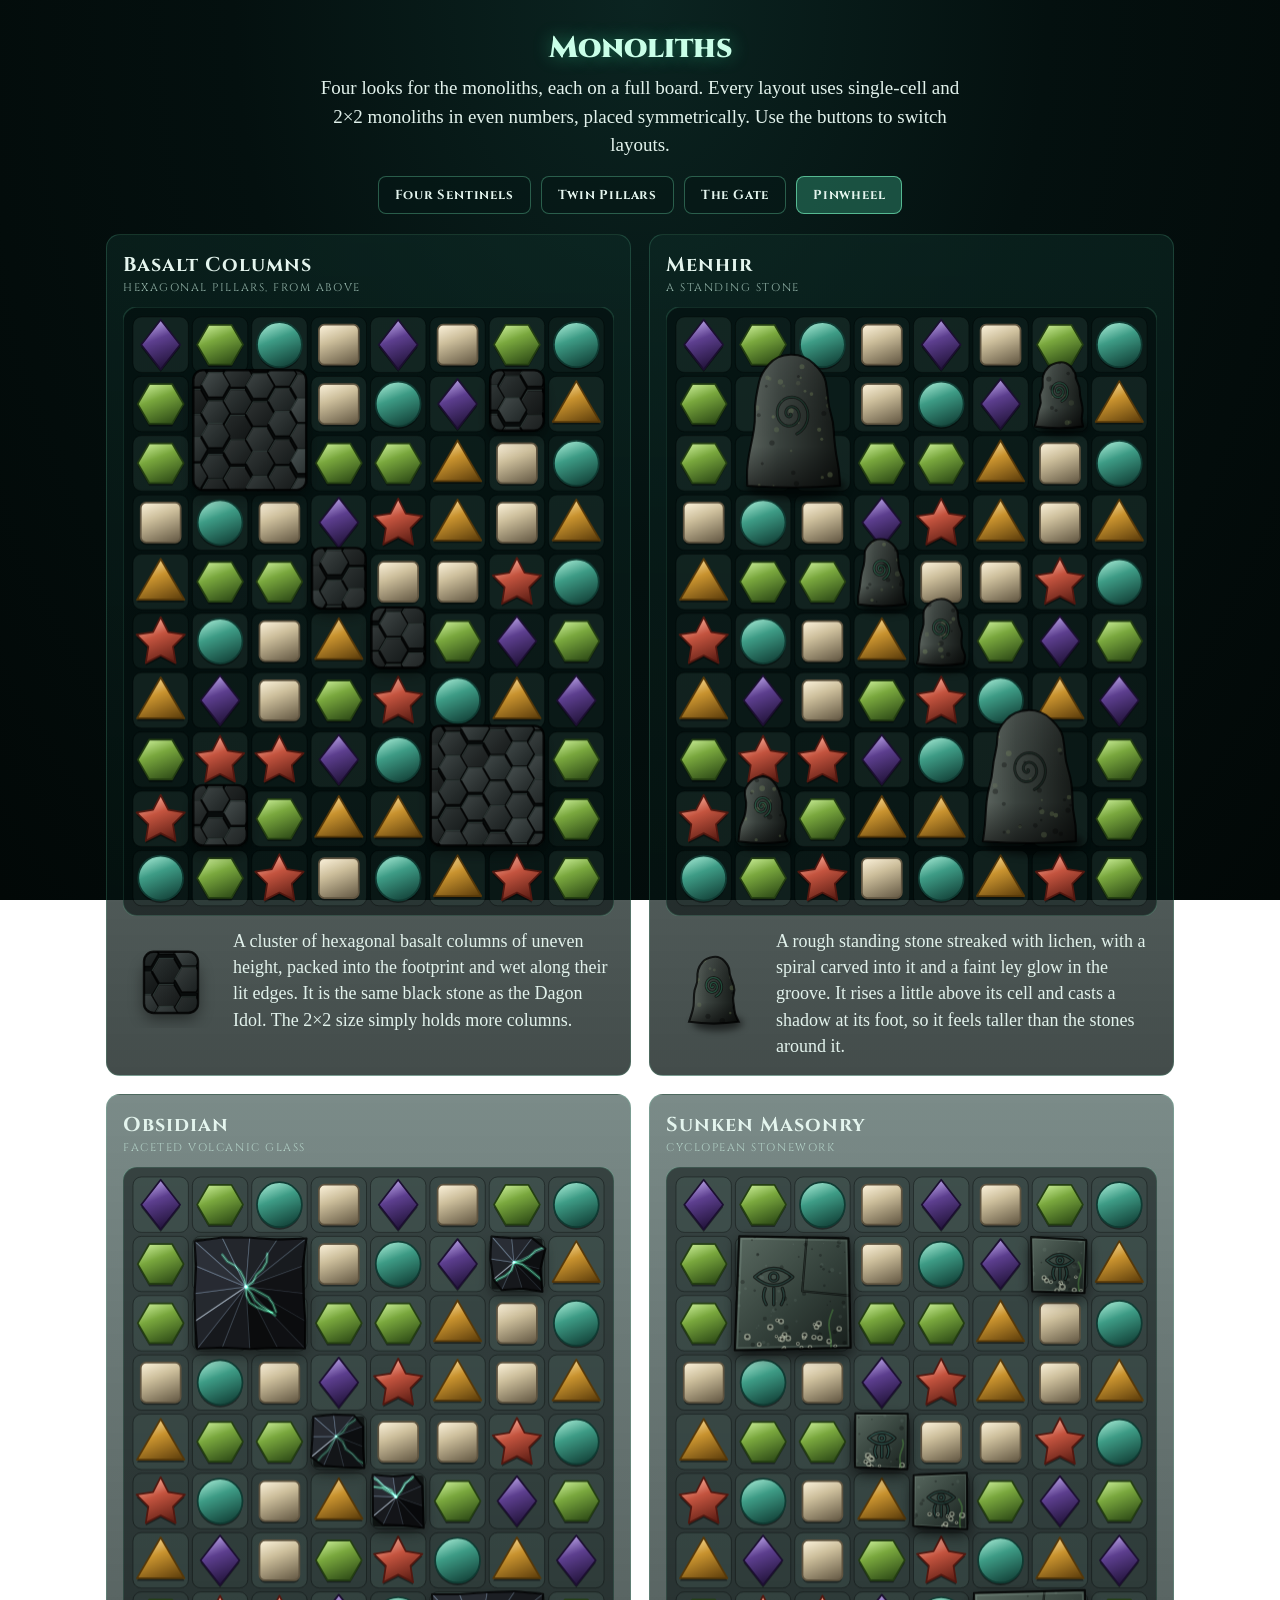
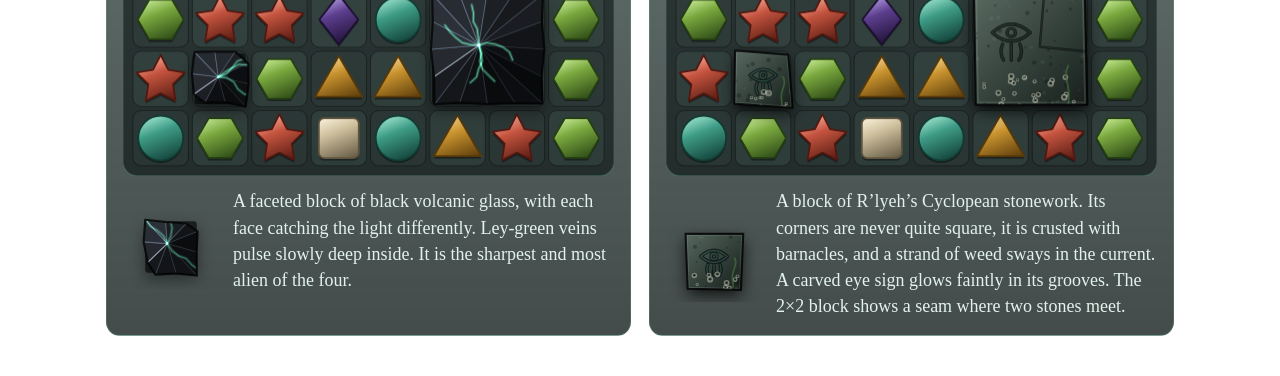
<file: mockups/monoliths.html>
<!doctype html>
<html lang="en">
<head>
<meta charset="utf-8">
<meta name="viewport" content="width=device-width, initial-scale=1">
<title>Monoliths</title>
<link rel="preconnect" href="https://fonts.googleapis.com">
<link rel="preconnect" href="https://fonts.gstatic.com" crossorigin>
<link href="https://fonts.googleapis.com/css2?family=Cinzel:wght@500;700;900&family=IM+Fell+English:ital@0;1&display=swap" rel="stylesheet">
<style>
  :root { --ink: #e4f5ee; --muted: rgba(200, 235, 222, .72); --edge: rgba(125, 255, 200, .16); }
  * { box-sizing: border-box; }
  body {
    margin: 0;
    min-height: 100vh;
    color: var(--ink);
    font-family: "IM Fell English", Georgia, serif;
    background: radial-gradient(ellipse at 50% 0%, #0b2421 0%, #04100f 45%, #020807 100%) fixed;
  }
  header { max-width: 1100px; margin: 0 auto; padding: 28px 16px 4px; text-align: center; }
  h1 {
    margin: 0 0 6px;
    font-family: Cinzel, Georgia, serif;
    font-weight: 900;
    font-size: 30px;
    color: #c9ffe8;
    text-shadow: 0 0 18px rgba(61, 255, 176, .4);
  }
  header p { margin: 0 auto; max-width: 660px; font-size: 19px; line-height: 1.5; color: #e2f2ec; }
  .controls { display: flex; justify-content: center; flex-wrap: wrap; gap: 10px; margin: 16px 0 4px; }
  button {
    font-family: Cinzel, Georgia, serif;
    font-weight: 700;
    letter-spacing: .06em;
    color: var(--ink);
    border: 1px solid rgba(125, 255, 200, .3);
    background: rgba(6, 24, 22, .6);
    border-radius: 8px;
    padding: 9px 16px;
    font-size: 13px;
    cursor: pointer;
  }
  button.on { background: rgba(40, 120, 96, .6); border-color: rgba(125, 255, 200, .6); }
  main {
    max-width: 1100px;
    margin: 0 auto;
    padding: 12px 16px 40px;
    display: grid;
    grid-template-columns: repeat(auto-fit, minmax(min(100%, 460px), 1fr));
    gap: 18px;
  }
  .study {
    background: linear-gradient(180deg, rgba(14, 44, 39, .55), rgba(4, 16, 14, .75));
    border: 1px solid var(--edge);
    border-radius: 14px;
    padding: 16px;
  }
  .study h2 { margin: 0; font-family: Cinzel, Georgia, serif; font-size: 20px; letter-spacing: .05em; }
  .study .tag {
    margin: 2px 0 12px;
    font-family: Cinzel, Georgia, serif;
    font-size: 11px;
    letter-spacing: .14em;
    text-transform: uppercase;
    color: var(--muted);
  }
  .board { display: block; width: 100%; }
  .row { display: flex; gap: 14px; align-items: center; margin-top: 12px; }
  .row canvas { flex: none; display: block; }
  .study p { margin: 0; font-size: 18px; line-height: 1.45; color: #e2f2ec; }
</style>
</head>
<body>
  <header>
    <h1>Monoliths</h1>
    <p>Four looks for the monoliths, each on a full board. Every layout uses single-cell and 2×2 monoliths in even numbers, placed symmetrically. Use the buttons to switch layouts.</p>
    <div class="controls" id="layouts"></div>
  </header>
  <main id="studies"></main>

<script>
(() => {
'use strict';

const COLS = 8, ROWS = 10, PAD = 8, TAU = Math.PI * 2;
const STONES = [
  { shape: 'circle',   light: '#a9ecd6', fill: '#3e9c86', dark: '#103b33' },
  { shape: 'square',   light: '#fff6e0', fill: '#cdbf9c', dark: '#5f5440' },
  { shape: 'star',     light: '#ffb8a6', fill: '#c4543f', dark: '#521810' },
  { shape: 'diamond',  light: '#c4aef0', fill: '#5d3f8f', dark: '#1c0f31' },
  { shape: 'hex',      light: '#d4f7a4', fill: '#7aa83e', dark: '#243f12' },
  { shape: 'triangle', light: '#ffe6a8', fill: '#c9932f', dark: '#563809' },
];
// [row, col, size]: size 1 is one cell, size 2 is a 2×2 block anchored at its top-left
const LAYOUTS = [
  { name: 'Four Sentinels', m: [[2, 1, 1], [2, 6, 1], [7, 1, 1], [7, 6, 1]] },
  { name: 'Twin Pillars', m: [[4, 1, 2], [4, 5, 2]] },
  { name: 'The Gate', m: [[2, 3, 2], [6, 3, 2], [4, 0, 1], [5, 0, 1], [4, 7, 1], [5, 7, 1]] },
  { name: 'Pinwheel', m: [[1, 1, 2], [7, 5, 2], [1, 6, 1], [8, 1, 1], [4, 3, 1], [5, 4, 1]] },
];
const hash = n => { const x = Math.sin(n * 127.1 + 311.7) * 43758.5453; return x - Math.floor(x); };
const rng = seed => { let i = 0; return () => hash(seed * 97.3 + i++ * 13.1); };
const dpr = Math.min(2, window.devicePixelRatio || 1);

// ---------- board and stones (simplified from the game) ----------
function roundRectPath(c, x, y, w, h, r) {
  c.moveTo(x + r, y);
  c.arcTo(x + w, y, x + w, y + h, r);
  c.arcTo(x + w, y + h, x, y + h, r);
  c.arcTo(x, y + h, x, y, r);
  c.arcTo(x, y, x + w, y, r);
  c.closePath();
}

function shapePath(c, shape, cx, cy, r) {
  c.beginPath();
  switch (shape) {
    case 'circle': c.arc(cx, cy, r * .9, 0, TAU); break;
    case 'square': roundRectPath(c, cx - r * .8, cy - r * .8, r * 1.6, r * 1.6, r * .22); break;
    case 'star':
      for (let i = 0; i < 10; i++) {
        const a = -Math.PI / 2 + i * Math.PI / 5, rad = i % 2 ? r * .52 : r * 1.02;
        const px = cx + Math.cos(a) * rad, py = cy + Math.sin(a) * rad + r * .06;
        i ? c.lineTo(px, py) : c.moveTo(px, py);
      }
      c.closePath();
      break;
    case 'diamond':
      c.moveTo(cx, cy - r); c.lineTo(cx + r * .78, cy); c.lineTo(cx, cy + r); c.lineTo(cx - r * .78, cy);
      c.closePath();
      break;
    case 'hex':
      for (let i = 0; i < 6; i++) {
        const a = i * Math.PI / 3, px = cx + Math.cos(a) * r * .92, py = cy + Math.sin(a) * r * .92;
        i ? c.lineTo(px, py) : c.moveTo(px, py);
      }
      c.closePath();
      break;
    case 'triangle':
      c.moveTo(cx, cy - r * .92); c.lineTo(cx + r * .95, cy + r * .72); c.lineTo(cx - r * .95, cy + r * .72);
      c.closePath();
      break;
  }
}

function drawStone(c, st, cx, cy, r) {
  shapePath(c, st.shape, cx, cy + r * .1, r);
  c.fillStyle = 'rgba(0,0,0,.45)'; c.fill();
  shapePath(c, st.shape, cx, cy, r);
  const g = c.createLinearGradient(cx - r * .4, cy - r, cx + r * .4, cy + r);
  g.addColorStop(0, st.light); g.addColorStop(.38, st.fill); g.addColorStop(1, st.dark);
  c.fillStyle = g; c.fill();
  c.lineJoin = 'round'; c.lineWidth = Math.max(1, r * .07); c.strokeStyle = st.dark; c.stroke();
}

function drawBoard(c, cs, W, H, blocked) {
  c.beginPath(); roundRectPath(c, 0, 0, W, H, 14);
  c.fillStyle = 'rgba(3,12,12,.55)'; c.fill();
  c.strokeStyle = 'rgba(125,255,200,.14)'; c.lineWidth = 1.5; c.stroke();
  for (let r = 0; r < ROWS; r++) {
    for (let col = 0; col < COLS; col++) {
      const x = PAD + col * cs + 2, y = PAD + r * cs + 2, w = cs - 4;
      c.beginPath(); roundRectPath(c, x, y, w, w, cs * .14);
      c.fillStyle = (r + col) % 2 ? 'rgba(140,190,175,.05)' : 'rgba(140,190,175,.1)';
      c.fill();
      c.strokeStyle = 'rgba(0,0,0,.35)'; c.lineWidth = 1; c.stroke();
      if (!blocked.has(r * COLS + col)) drawStone(c, STONES[Math.floor(hash(r * 31 + col * 7 + 3) * 6)], PAD + (col + .5) * cs, PAD + (r + .5) * cs, cs * .42);
    }
  }
}

function dropShadow(c, x, y, w, h, cs, round = .16) {
  c.save();
  c.shadowColor = 'rgba(0,0,0,.75)'; c.shadowBlur = cs * .25; c.shadowOffsetY = cs * .1;
  c.beginPath(); roundRectPath(c, x, y, w, h, cs * round);
  c.fillStyle = 'rgba(0,0,0,.6)'; c.fill();
  c.restore();
}

// ---------- 1. Basalt Columns ----------
// a cluster of hexagonal basalt columns of uneven height, seen from above
function drawColumns(c, x, y, w, h, cs, now, seed) {
  const i = cs * .05, X = x + i, Y = y + i, W = w - i * 2, H = h - i * 2;
  const R = cs * .25, rand = rng(seed);
  dropShadow(c, X, Y, W, H, cs);
  c.save();
  c.beginPath(); roundRectPath(c, X, Y - cs * .12, W, H + cs * .12, cs * .16); c.clip();
  c.fillStyle = '#050707'; c.fillRect(X, Y - cs * .12, W, H + cs * .12);
  const hexes = [];
  for (let col = -1; col * R * 1.5 < W + R; col++) {
    for (let row = -1; row * R * Math.sqrt(3) < H + R * 2; row++) {
      const cx = X + col * R * 1.5, cy = Y + row * R * Math.sqrt(3) + (col & 1 ? R * Math.sqrt(3) / 2 : 0);
      hexes.push({ cx, cy, lift: rand() * cs * .1, tone: rand() });
    }
  }
  hexes.sort((a, b) => a.cy - b.cy);
  const hex = (cx, cy, r) => {
    c.beginPath();
    for (let k = 0; k < 6; k++) { const a = k * Math.PI / 3; k ? c.lineTo(cx + Math.cos(a) * r, cy + Math.sin(a) * r) : c.moveTo(cx + Math.cos(a) * r, cy + Math.sin(a) * r); }
    c.closePath();
  };
  for (const hx of hexes) {
    const top = hx.cy - hx.lift;
    // the column's flank, then its cap
    hex(hx.cx, hx.cy, R * .96); c.fillStyle = '#080b0b'; c.fill();
    c.fillStyle = '#080b0b'; c.fillRect(hx.cx - R * .96, top, R * 1.92, hx.lift);
    hex(hx.cx, top, R * .96);
    const g = c.createLinearGradient(hx.cx - R, top - R, hx.cx + R, top + R);
    const l = 40 + hx.tone * 24 + hx.lift / cs * 240;
    g.addColorStop(0, `rgb(${l * .9},${l},${l})`); g.addColorStop(1, `rgb(${l * .35},${l * .42},${l * .42})`);
    c.fillStyle = g; c.fill();
    c.lineWidth = Math.max(1, cs * .025); c.strokeStyle = 'rgba(0,0,0,.7)'; c.stroke();
    // a wet sheen along the lit edge
    c.beginPath();
    c.moveTo(hx.cx - R * .96, top); c.lineTo(hx.cx - R * .48, top - R * .83); c.lineTo(hx.cx + R * .48, top - R * .83);
    c.strokeStyle = 'rgba(170,215,205,.2)'; c.lineWidth = Math.max(1, cs * .02); c.stroke();
  }
  c.restore();
  c.beginPath(); roundRectPath(c, X, Y - cs * .12, W, H + cs * .12, cs * .16);
  c.strokeStyle = 'rgba(0,0,0,.8)'; c.lineWidth = Math.max(1, cs * .04); c.stroke();
}

// ---------- 2. Menhir ----------
// a rough standing stone that rises above its footprint, with lichen and a faint carved spiral
function drawMenhir(c, x, y, w, h, cs, now, seed) {
  const rand = rng(seed), big = w > cs * 1.5;
  const cx = x + w / 2, base = y + h - cs * .12, top = y - cs * (big ? .32 : .2);
  const bw = w * .4, tw = w * .27;
  c.save();
  c.fillStyle = 'rgba(0,0,0,.55)';
  c.beginPath(); c.ellipse(cx + cs * .06, base + cs * .02, bw * 1.05, cs * .13 * (big ? 1.6 : 1), 0, 0, TAU);
  c.filter = `blur(${cs * .06}px)`; c.fill(); c.filter = 'none';
  // the outline: a lumpy tapering slab with a rounded crown
  const pts = [];
  const n = 7;
  for (let k = 0; k <= n; k++) { const t = k / n; pts.push([cx - bw + (bw - tw) * t + (rand() - .5) * cs * .07, base - (base - top) * t * .86]); }
  pts.push([cx - tw * .5, top + (rand() - .5) * cs * .05], [cx + tw * .35, top - cs * .02]);
  for (let k = n; k >= 0; k--) { const t = k / n; pts.push([cx + bw - (bw - tw) * t + (rand() - .5) * cs * .07, base - (base - top) * t * .86]); }
  const outline = () => {
    c.beginPath(); c.moveTo(pts[0][0], pts[0][1]);
    for (let k = 1; k < pts.length; k++) { const [px, py] = pts[k], [qx, qy] = pts[k - 1]; c.quadraticCurveTo(qx, qy, (px + qx) / 2, (py + qy) / 2); }
    c.lineTo(pts[pts.length - 1][0], pts[pts.length - 1][1]);
    c.quadraticCurveTo(cx, base + cs * .06, pts[0][0], pts[0][1]);
    c.closePath();
  };
  outline();
  const g = c.createLinearGradient(cx - bw, 0, cx + bw, 0);
  g.addColorStop(0, '#5d6660'); g.addColorStop(.35, '#3a423e'); g.addColorStop(1, '#121614');
  c.fillStyle = g; c.fill();
  c.save(); c.clip();
  const v = c.createLinearGradient(0, top, 0, base);
  v.addColorStop(0, 'rgba(255,255,255,.06)'); v.addColorStop(.7, 'rgba(0,0,0,0)'); v.addColorStop(1, 'rgba(0,0,0,.5)');
  c.fillStyle = v; c.fillRect(x - cs, top - cs, w + cs * 2, base - top + cs * 2);
  // lichen and pits
  for (let k = 0; k < (big ? 40 : 16); k++) {
    const px = cx + (rand() - .5) * bw * 1.8, py = top + rand() * (base - top);
    c.beginPath(); c.arc(px, py, cs * (.015 + rand() * .035), 0, TAU);
    c.fillStyle = rand() < .55 ? `rgba(150,170,110,${.12 + rand() * .15})` : 'rgba(0,0,0,.3)'; c.fill();
  }
  // a carved spiral, its groove holding a faint ley glow
  const sx = cx - bw * .05, sy = top + (base - top) * .45, sr = tw * .6;
  c.beginPath();
  for (let a = 0; a < TAU * 2.2; a += .15) { const rr = sr * a / (TAU * 2.2); const px = sx + Math.cos(a) * rr, py = sy + Math.sin(a) * rr * 1.1; a ? c.lineTo(px, py) : c.moveTo(px, py); }
  c.lineCap = 'round';
  c.strokeStyle = 'rgba(0,0,0,.55)'; c.lineWidth = Math.max(1.5, cs * .05); c.stroke();
  c.globalCompositeOperation = 'lighter';
  c.strokeStyle = `rgba(61,255,176,${.12 + .08 * Math.sin(now / 1100 + seed)})`; c.lineWidth = Math.max(1, cs * .022); c.stroke();
  c.restore();
  outline(); c.strokeStyle = 'rgba(0,0,0,.75)'; c.lineWidth = Math.max(1, cs * .035); c.stroke();
  c.restore();
}

// ---------- 3. Obsidian ----------
// a faceted block of volcanic glass with ley-green veins pulsing deep inside
function drawObsidian(c, x, y, w, h, cs, now, seed) {
  const rand = rng(seed), big = w > cs * 1.5;
  const i = cs * .07, X = x + i, Y = y + i, W = w - i * 2, H = h - i * 2;
  const n = big ? 16 : 10, pts = [];
  for (let k = 0; k < n; k++) {
    const t = k / n * 4, side = Math.floor(t), u = t - side, j = (rand() - .5) * cs * .1;
    pts.push(side === 0 ? [X + u * W, Y + j] : side === 1 ? [X + W + j, Y + u * H] : side === 2 ? [X + W - u * W, Y + H + j] : [X + j, Y + H - u * H]);
  }
  const ax = X + W * (.42 + rand() * .1), ay = Y + H * (.38 + rand() * .1);
  dropShadow(c, X, Y, W, H, cs, .05);
  const light = Math.atan2(-1, -1.2);
  for (let k = 0; k < n; k++) {
    const [px, py] = pts[k], [qx, qy] = pts[(k + 1) % n];
    const a = Math.atan2((py + qy) / 2 - ay, (px + qx) / 2 - ax);
    const lit = .5 + .5 * Math.cos(a - light), wob = rand() * .25;
    const l = 8 + (lit * .8 + wob) * 46;
    c.beginPath(); c.moveTo(ax, ay); c.lineTo(px, py); c.lineTo(qx, qy); c.closePath();
    c.fillStyle = `rgb(${l * .82},${l * .9},${l * 1.05})`; c.fill();
    c.strokeStyle = `rgba(190,220,255,${.08 + lit * .22})`; c.lineWidth = Math.max(1, cs * .018); c.stroke();
  }
  // veins: jagged strands spreading from the heart, pulsing slowly
  c.save();
  c.beginPath(); c.moveTo(pts[0][0], pts[0][1]); for (const p of pts) c.lineTo(p[0], p[1]); c.closePath(); c.clip();
  c.globalCompositeOperation = 'lighter'; c.lineCap = 'round'; c.lineJoin = 'round';
  const pulse = .5 + .5 * Math.sin(now / 1300 + seed * 2);
  for (let v = 0; v < (big ? 5 : 3); v++) {
    let px = ax, py = ay, a = rand() * TAU;
    c.beginPath(); c.moveTo(px, py);
    for (let s = 0; s < 5; s++) { a += (rand() - .5) * 1.2; px += Math.cos(a) * cs * .14; py += Math.sin(a) * cs * .14; c.lineTo(px, py); }
    c.strokeStyle = `rgba(61,255,176,${.1 + .18 * pulse})`; c.lineWidth = Math.max(1.5, cs * .05); c.stroke();
    c.strokeStyle = `rgba(190,255,225,${.12 + .25 * pulse})`; c.lineWidth = Math.max(.8, cs * .015); c.stroke();
  }
  c.restore();
  // a hard specular glint on the facing edge
  c.beginPath(); c.moveTo(ax, ay); c.lineTo(pts[Math.floor(n * .85)][0], pts[Math.floor(n * .85)][1]);
  c.strokeStyle = 'rgba(235,245,255,.45)'; c.lineWidth = Math.max(1, cs * .02); c.stroke();
  c.beginPath(); c.moveTo(pts[0][0], pts[0][1]); for (const p of pts) c.lineTo(p[0], p[1]); c.closePath();
  c.strokeStyle = 'rgba(0,0,0,.85)'; c.lineWidth = Math.max(1, cs * .035); c.stroke();
}

// ---------- 4. Sunken Masonry ----------
// a block of R'lyeh's Cyclopean stonework, its corners not quite square, crusted with barnacles
function drawMasonry(c, x, y, w, h, cs, now, seed) {
  const rand = rng(seed), big = w > cs * 1.5;
  const i = cs * .05, j = () => (rand() - .5) * cs * .1;
  const q = [[x + i + j(), y + i + j()], [x + w - i + j(), y + i + j()], [x + w - i + j(), y + h - i + j()], [x + i + j(), y + h - i + j()]];
  const quad = (k = 0) => {
    const mx = (q[0][0] + q[2][0]) / 2, my = (q[0][1] + q[2][1]) / 2;
    c.beginPath();
    q.forEach(([px, py], n) => { const ux = px + (mx - px) * k, uy = py + (my - py) * k; n ? c.lineTo(ux, uy) : c.moveTo(ux, uy); });
    c.closePath();
  };
  c.save();
  c.shadowColor = 'rgba(0,0,0,.75)'; c.shadowBlur = cs * .25; c.shadowOffsetY = cs * .1;
  quad(); c.fillStyle = '#1a221f'; c.fill();
  c.restore();
  const g = c.createLinearGradient(x, y, x + w, y + h);
  g.addColorStop(0, '#5b6b62'); g.addColorStop(.55, '#33403a'); g.addColorStop(1, '#161d1a');
  quad(); c.fillStyle = g; c.fill();
  c.save(); quad(); c.clip();
  // pitted, weathered face
  for (let k = 0; k < (big ? 70 : 24); k++) {
    c.beginPath(); c.arc(x + rand() * w, y + rand() * h, cs * (.01 + rand() * .03), 0, TAU);
    c.fillStyle = rand() < .5 ? 'rgba(0,0,0,.25)' : 'rgba(200,225,210,.07)'; c.fill();
  }
  // a seam where two blocks meet, on the big ones
  if (big) {
    c.beginPath(); c.moveTo(x + w * .62, y); c.lineTo(x + w * .58, y + h * .48); c.lineTo(x + w, y + h * .52);
    c.strokeStyle = 'rgba(0,0,0,.6)'; c.lineWidth = Math.max(1.5, cs * .04); c.stroke();
    c.strokeStyle = 'rgba(170,200,185,.1)'; c.lineWidth = 1; c.translate(-1, -1); c.stroke(); c.translate(1, 1);
  }
  // the carved sign: an eye above three trailing strokes, its grooves faintly lit
  const gx = x + w * (big ? .34 : .5), gy = y + h * (big ? .36 : .44), gr = cs * (big ? .32 : .22);
  c.beginPath();
  c.moveTo(gx - gr, gy); c.quadraticCurveTo(gx, gy - gr * .9, gx + gr, gy); c.quadraticCurveTo(gx, gy + gr * .9, gx - gr, gy);
  c.moveTo(gx + gr * .22, gy); c.arc(gx, gy, gr * .22, 0, TAU);
  for (let k = -1; k <= 1; k++) { c.moveTo(gx + k * gr * .45, gy + gr * .6); c.quadraticCurveTo(gx + k * gr * .65, gy + gr * 1.05, gx + k * gr * .4, gy + gr * 1.45); }
  c.lineCap = 'round'; c.lineJoin = 'round';
  c.strokeStyle = 'rgba(0,0,0,.6)'; c.lineWidth = Math.max(1.5, cs * .06); c.stroke();
  c.save(); c.globalCompositeOperation = 'lighter';
  c.strokeStyle = `rgba(80,220,200,${.14 + .08 * Math.sin(now / 1000 + seed)})`; c.lineWidth = Math.max(1, cs * .022); c.stroke();
  c.restore();
  // barnacles crowding the lower edge
  for (let k = 0; k < (big ? 26 : 10); k++) {
    const bx = x + w * (.1 + rand() * .8), by = y + h * (.72 + rand() * .26), br = cs * (.025 + rand() * .035);
    c.beginPath(); c.arc(bx, by, br, 0, TAU); c.fillStyle = 'rgba(190,195,175,.55)'; c.fill();
    c.beginPath(); c.arc(bx, by - br * .1, br * .45, 0, TAU); c.fillStyle = 'rgba(20,25,22,.85)'; c.fill();
  }
  // a weed strand stirring in the current
  c.beginPath();
  const wx = x + w * .82, wy = y + h - i;
  c.moveTo(wx, wy);
  for (let k = 1; k <= 8; k++) c.lineTo(wx + Math.sin(now / 700 + k * .7 + seed) * cs * .05 * k / 8, wy - k * cs * .06 * (big ? 1.4 : 1));
  c.strokeStyle = 'rgba(70,120,60,.6)'; c.lineWidth = Math.max(1, cs * .03); c.stroke();
  c.restore();
  // chiselled bevel: lit along the top and left, dark along the bottom and right
  quad(.04);
  c.strokeStyle = 'rgba(200,225,210,.14)'; c.lineWidth = Math.max(1, cs * .03); c.stroke();
  quad(); c.strokeStyle = 'rgba(0,0,0,.8)'; c.lineWidth = Math.max(1, cs * .035); c.stroke();
}

// ---------- the studies ----------
const DESIGNS = [
  { name: 'Basalt Columns', tag: 'Hexagonal pillars, from above', draw: drawColumns,
    text: 'A cluster of hexagonal basalt columns of uneven height, packed into the footprint and wet along their lit edges. It is the same black stone as the Dagon Idol. The 2×2 size simply holds more columns.' },
  { name: 'Menhir', tag: 'A standing stone', draw: drawMenhir,
    text: 'A rough standing stone streaked with lichen, with a spiral carved into it and a faint ley glow in the groove. It rises a little above its cell and casts a shadow at its foot, so it feels taller than the stones around it.' },
  { name: 'Obsidian', tag: 'Faceted volcanic glass', draw: drawObsidian,
    text: 'A faceted block of black volcanic glass, with each face catching the light differently. Ley-green veins pulse slowly deep inside. It is the sharpest and most alien of the four.' },
  { name: 'Sunken Masonry', tag: 'Cyclopean stonework', draw: drawMasonry,
    text: 'A block of R’lyeh’s Cyclopean stonework. Its corners are never quite square, it is crusted with barnacles, and a strand of weed sways in the current. A carved eye sign glows faintly in its grooves. The 2×2 block shows a seam where two stones meet.' },
];

let layout = 3;
const bar = document.getElementById('layouts');
LAYOUTS.forEach((l, n) => {
  const b = document.createElement('button');
  b.textContent = l.name;
  b.addEventListener('click', () => { layout = n; bar.querySelectorAll('button').forEach((x, m) => x.classList.toggle('on', m === n)); });
  b.classList.toggle('on', n === layout);
  bar.appendChild(b);
});

const studies = [];
const main = document.getElementById('studies');
for (const d of DESIGNS) {
  const el = document.createElement('section');
  el.className = 'study';
  el.innerHTML = `<h2>${d.name}</h2><div class="tag">${d.tag}</div><canvas class="board"></canvas>
    <div class="row"><canvas></canvas><p>${d.text}</p></div>`;
  main.appendChild(el);
  const board = el.querySelector('.board'), icon = el.querySelector('.row canvas');
  studies.push({ d, board, ctx: board.getContext('2d'), icon, cs: 0, W: 0, H: 0 });
}

function resize() {
  for (const st of studies) {
    const w = st.board.clientWidth;
    st.cs = (w - PAD * 2) / COLS;
    st.W = w; st.H = st.cs * ROWS + PAD * 2;
    st.board.style.height = st.H + 'px';
    st.board.width = Math.round(w * dpr); st.board.height = Math.round(st.H * dpr);
    st.icon.style.width = st.icon.style.height = '96px';
    st.icon.width = st.icon.height = Math.round(96 * dpr);
  }
}
window.addEventListener('resize', resize);
resize();

function frame(now) {
  const L = LAYOUTS[layout].m, blocked = new Set();
  for (const [r, col, s] of L) for (let a = 0; a < s; a++) for (let b = 0; b < s; b++) blocked.add((r + a) * COLS + col + b);
  const order = [...L].sort((a, b) => (a[0] + a[2]) - (b[0] + b[2]));
  for (const st of studies) {
    const c = st.ctx, cs = st.cs;
    c.setTransform(dpr, 0, 0, dpr, 0, 0);
    c.clearRect(0, 0, st.W, st.H);
    drawBoard(c, cs, st.W, st.H, blocked);
    for (const [r, col, s] of order) st.d.draw(c, PAD + col * cs, PAD + r * cs, cs * s, cs * s, cs, now, r * 13 + col * 7 + s);
    const ic = st.icon.getContext('2d');
    ic.setTransform(dpr, 0, 0, dpr, 0, 0);
    ic.clearRect(0, 0, 96, 96);
    st.d.draw(ic, 18, 24, 60, 60, 60, now, 5);
  }
  requestAnimationFrame(frame);
}
requestAnimationFrame(frame);
})();
</script>
</body>
</html>
</file>
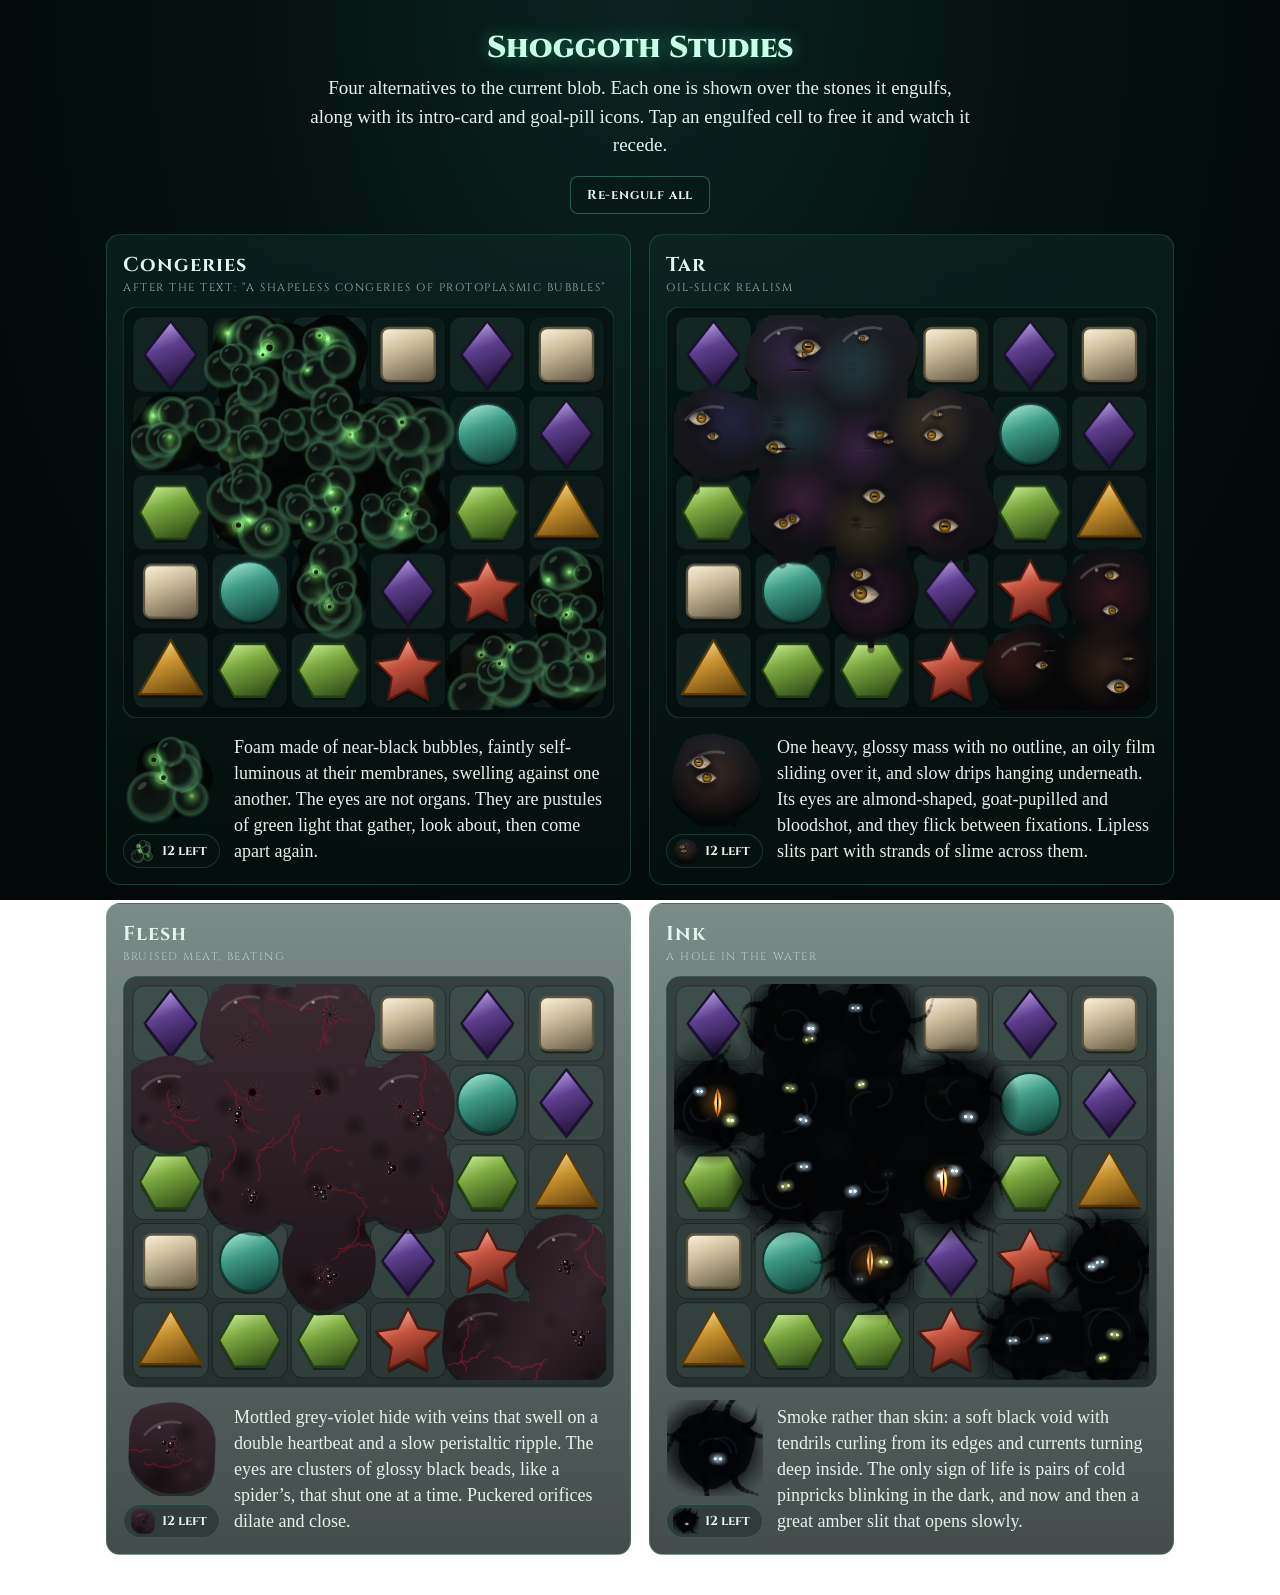
<file: mockups/shoggoth.html>
<!doctype html>
<html lang="en">
<head>
<meta charset="utf-8">
<meta name="viewport" content="width=device-width, initial-scale=1">
<title>Shoggoth Studies</title>
<link rel="preconnect" href="https://fonts.googleapis.com">
<link rel="preconnect" href="https://fonts.gstatic.com" crossorigin>
<link href="https://fonts.googleapis.com/css2?family=Cinzel:wght@500;700;900&family=IM+Fell+English:ital@0;1&display=swap" rel="stylesheet">
<style>
  :root { --ink: #e4f5ee; --muted: rgba(200, 235, 222, .72); --edge: rgba(125, 255, 200, .16); }
  * { box-sizing: border-box; }
  body {
    margin: 0;
    min-height: 100vh;
    color: var(--ink);
    font-family: "IM Fell English", Georgia, serif;
    background: radial-gradient(ellipse at 50% 0%, #0b2421 0%, #04100f 45%, #020807 100%) fixed;
  }
  header { max-width: 1100px; margin: 0 auto; padding: 28px 16px 4px; text-align: center; }
  h1 {
    margin: 0 0 6px;
    font-family: Cinzel, Georgia, serif;
    font-weight: 900;
    font-size: 30px;
    color: #c9ffe8;
    text-shadow: 0 0 18px rgba(61, 255, 176, .4);
  }
  header p { margin: 0 auto; max-width: 660px; font-size: 19px; line-height: 1.5; color: #e2f2ec; }
  .controls { display: flex; justify-content: center; gap: 10px; margin: 16px 0 4px; }
  button {
    font-family: Cinzel, Georgia, serif;
    font-weight: 700;
    letter-spacing: .06em;
    color: var(--ink);
    border: 1px solid rgba(125, 255, 200, .3);
    background: rgba(6, 24, 22, .6);
    border-radius: 8px;
    padding: 9px 16px;
    font-size: 13px;
    cursor: pointer;
  }
  main {
    max-width: 1100px;
    margin: 0 auto;
    padding: 12px 16px 40px;
    display: grid;
    grid-template-columns: repeat(auto-fit, minmax(min(100%, 460px), 1fr));
    gap: 18px;
  }
  .study {
    background: linear-gradient(180deg, rgba(14, 44, 39, .55), rgba(4, 16, 14, .75));
    border: 1px solid var(--edge);
    border-radius: 14px;
    padding: 16px;
  }
  .study h2 { margin: 0; font-family: Cinzel, Georgia, serif; font-size: 20px; letter-spacing: .05em; }
  .study .tag {
    margin: 2px 0 12px;
    font-family: Cinzel, Georgia, serif;
    font-size: 11px;
    letter-spacing: .14em;
    text-transform: uppercase;
    color: var(--muted);
  }
  .board { display: block; width: 100%; cursor: pointer; touch-action: manipulation; }
  .row { display: flex; gap: 14px; align-items: center; margin-top: 12px; }
  .icons { flex: none; display: flex; flex-direction: column; align-items: center; gap: 8px; }
  .icons canvas { display: block; }
  .pill {
    display: flex;
    align-items: center;
    gap: 6px;
    padding: 3px 12px 3px 6px;
    border: 1px solid var(--edge);
    border-radius: 999px;
    background: rgba(6, 24, 22, .32);
    font-family: Cinzel, Georgia, serif;
    font-weight: 700;
    font-size: 13px;
  }
  .study p { margin: 0; font-size: 18px; line-height: 1.45; color: #e2f2ec; }
</style>
</head>
<body>
  <header>
    <h1>Shoggoth Studies</h1>
    <p>Four alternatives to the current blob. Each one is shown over the stones it engulfs, along with its intro-card and goal-pill icons. Tap an engulfed cell to free it and watch it recede.</p>
    <div class="controls"><button id="reset">Re-engulf all</button></div>
  </header>
  <main id="studies"></main>

<script>
(() => {
'use strict';

const COLS = 6, ROWS = 5, PAD = 8, TAU = Math.PI * 2;
const MASK = ['.XX...', 'XXXX..', '.XXX..', '..X..X', '....XX'];
const STONES = [
  { shape: 'circle',   light: '#a9ecd6', fill: '#3e9c86', dark: '#103b33' },
  { shape: 'square',   light: '#fff6e0', fill: '#cdbf9c', dark: '#5f5440' },
  { shape: 'star',     light: '#ffb8a6', fill: '#c4543f', dark: '#521810' },
  { shape: 'diamond',  light: '#c4aef0', fill: '#5d3f8f', dark: '#1c0f31' },
  { shape: 'hex',      light: '#d4f7a4', fill: '#7aa83e', dark: '#243f12' },
  { shape: 'triangle', light: '#ffe6a8', fill: '#c9932f', dark: '#563809' },
];
const hash = n => { const x = Math.sin(n * 127.1 + 311.7) * 43758.5453; return x - Math.floor(x); };
const clamp01 = v => Math.max(0, Math.min(1, v));
const smooth = (a, b, v) => { const t = clamp01((v - a) / (b - a)); return t * t * (3 - 2 * t); };
const outBack = t => { const s = 1.70158; t -= 1; return t * t * ((s + 1) * t + s) + 1; };
const dpr = Math.min(2, window.devicePixelRatio || 1);

// ---------- board and stones (simplified from the game) ----------
function roundRectPath(c, x, y, w, h, r) {
  c.moveTo(x + r, y);
  c.arcTo(x + w, y, x + w, y + h, r);
  c.arcTo(x + w, y + h, x, y + h, r);
  c.arcTo(x, y + h, x, y, r);
  c.arcTo(x, y, x + w, y, r);
  c.closePath();
}

function shapePath(c, shape, cx, cy, r) {
  c.beginPath();
  switch (shape) {
    case 'circle': c.arc(cx, cy, r * .9, 0, TAU); break;
    case 'square': roundRectPath(c, cx - r * .8, cy - r * .8, r * 1.6, r * 1.6, r * .22); break;
    case 'star':
      for (let i = 0; i < 10; i++) {
        const a = -Math.PI / 2 + i * Math.PI / 5, rad = i % 2 ? r * .52 : r * 1.02;
        const px = cx + Math.cos(a) * rad, py = cy + Math.sin(a) * rad + r * .06;
        i ? c.lineTo(px, py) : c.moveTo(px, py);
      }
      c.closePath();
      break;
    case 'diamond':
      c.moveTo(cx, cy - r); c.lineTo(cx + r * .78, cy); c.lineTo(cx, cy + r); c.lineTo(cx - r * .78, cy);
      c.closePath();
      break;
    case 'hex':
      for (let i = 0; i < 6; i++) {
        const a = i * Math.PI / 3, px = cx + Math.cos(a) * r * .92, py = cy + Math.sin(a) * r * .92;
        i ? c.lineTo(px, py) : c.moveTo(px, py);
      }
      c.closePath();
      break;
    case 'triangle':
      c.moveTo(cx, cy - r * .92); c.lineTo(cx + r * .95, cy + r * .72); c.lineTo(cx - r * .95, cy + r * .72);
      c.closePath();
      break;
  }
}

function drawStone(c, st, cx, cy, r) {
  shapePath(c, st.shape, cx, cy + r * .1, r);
  c.fillStyle = 'rgba(0,0,0,.45)'; c.fill();
  shapePath(c, st.shape, cx, cy, r);
  const g = c.createLinearGradient(cx - r * .4, cy - r, cx + r * .4, cy + r);
  g.addColorStop(0, st.light); g.addColorStop(.38, st.fill); g.addColorStop(1, st.dark);
  c.fillStyle = g; c.fill();
  c.lineJoin = 'round'; c.lineWidth = Math.max(1, r * .07); c.strokeStyle = st.dark; c.stroke();
}

function drawBoard(c, cs, W, H) {
  c.beginPath(); roundRectPath(c, 0, 0, W, H, 14);
  c.fillStyle = 'rgba(3,12,12,.55)'; c.fill();
  c.strokeStyle = 'rgba(125,255,200,.14)'; c.lineWidth = 1.5; c.stroke();
  for (let r = 0; r < ROWS; r++) {
    for (let col = 0; col < COLS; col++) {
      const x = PAD + col * cs + 2, y = PAD + r * cs + 2, w = cs - 4;
      c.beginPath(); roundRectPath(c, x, y, w, w, cs * .14);
      c.fillStyle = (r + col) % 2 ? 'rgba(140,190,175,.05)' : 'rgba(140,190,175,.1)';
      c.fill();
      c.strokeStyle = 'rgba(0,0,0,.35)'; c.lineWidth = 1; c.stroke();
      drawStone(c, STONES[Math.floor(hash(r * 31 + col * 7 + 3) * 6)], PAD + (col + .5) * cs, PAD + (r + .5) * cs, cs * .42);
    }
  }
}

// ---------- shared mass outline ----------
// A lump per cell plus a lump at every join (and at the centre of every 2x2 block), all
// wound the same way in one path so the mass reads as one body with no straight edges.
function lump(c, cx, cy, R, now, seed, wob) {
  const N = 28;
  for (let i = 0; i <= N; i++) {
    const a = i / N * TAU;
    let k = 1;
    for (const [f, amp, per] of wob) k += amp * Math.sin(f * a + seed * f + now / per);
    const x = cx + Math.cos(a) * R * k, y = cy + Math.sin(a) * R * k;
    i ? c.lineTo(x, y) : c.moveTo(x, y);
  }
  c.closePath();
}

function massPath(c, cells, lvl, cs, now, R, wob) {
  c.beginPath();
  for (const e of cells) {
    lump(c, e.x, e.y, cs * R * outBack(e.l), now, e.k * 1.7, wob);
    const lr = Math.min(e.l, lvl(e.r, e.c + 1)), ld = Math.min(e.l, lvl(e.r + 1, e.c));
    if (lr > .03) lump(c, e.x + cs / 2, e.y, cs * R * .78 * lr, now, e.k * 2.3 + 1, wob);
    if (ld > .03) lump(c, e.x, e.y + cs / 2, cs * R * .78 * ld, now, e.k * 2.9 + 2, wob);
    const l4 = Math.min(lr, ld, lvl(e.r + 1, e.c + 1));
    if (l4 > .03) lump(c, e.x + cs / 2, e.y + cs / 2, cs * R * .85 * l4, now, e.k * 3.1 + 3, wob);
  }
}

// an almond, the shape of a real eye or a slit mouth
function almond(c, x, y, w, h) {
  c.beginPath();
  c.moveTo(x - w, y);
  c.quadraticCurveTo(x, y - h * 2, x + w, y);
  c.quadraticCurveTo(x, y + h * 2, x - w, y);
  c.closePath();
}
function almondV(c, x, y, w, h) {
  c.beginPath();
  c.moveTo(x, y - h);
  c.quadraticCurveTo(x + w * 2, y, x, y + h);
  c.quadraticCurveTo(x - w * 2, y, x, y - h);
  c.closePath();
}

// wet highlights along the tops of exposed surfaces
function upperSheen(c, cells, lvl, cs, now, color) {
  c.lineCap = 'round';
  for (const e of cells) {
    if (lvl(e.r - 1, e.c) > .5) continue;
    c.globalAlpha = e.l;
    c.beginPath(); c.arc(e.x, e.y + cs * .12, cs * .46, -Math.PI * .78, -Math.PI * .42);
    c.strokeStyle = color; c.lineWidth = cs * .035; c.stroke();
    c.beginPath(); c.arc(e.x - cs * .17 + Math.sin(now / 1800 + e.k) * cs * .03, e.y - cs * .27, cs * .022, 0, TAU);
    c.fillStyle = 'rgba(240,245,255,.45)'; c.fill();
  }
  c.globalAlpha = 1;
}

// ---------- A. Congeries ----------
function drawCongeries(c, cells, lvl, cs, now) {
  c.save();
  // a dark body underneath, so no stone shows between bubbles
  massPath(c, cells, lvl, cs, now, .5, [[3, .05, 1500], [5, .04, 1100]]);
  c.fillStyle = 'rgba(3,6,5,.92)'; c.fill();

  const bs = [];
  for (const e of cells) {
    for (let i = 0; i < 7; i++) {
      const s = e.k * 19 + i * 7.3;
      bs.push({ x: e.x + (hash(s) - .5) * cs * .66, y: e.y + (hash(s + 1) - .5) * cs * .66, r: cs * (.14 + .2 * hash(s + 2)), s, l: e.l });
    }
    const lr = Math.min(e.l, lvl(e.r, e.c + 1)), ld = Math.min(e.l, lvl(e.r + 1, e.c));
    for (const [l2, dx, dy] of [[lr, .5, 0], [ld, 0, .5]]) {
      if (l2 <= .03) continue;
      for (let i = 0; i < 2; i++) {
        const s = e.k * 23 + dx * 50 + i * 13;
        bs.push({ x: e.x + dx * cs + (hash(s) - .5) * cs * .3, y: e.y + dy * cs + (hash(s + 1) - .5) * cs * .3, r: cs * (.16 + .12 * hash(s + 2)), s, l: l2 });
      }
    }
  }
  bs.sort((a, b) => b.r - a.r);
  for (const b of bs) {
    const br = b.r * outBack(b.l) * (1 + .12 * Math.sin(now / (900 + 700 * hash(b.s + 3)) + hash(b.s + 4) * TAU));
    if (br < .5) continue;
    const bx = b.x + Math.sin(now / 1900 + b.s) * cs * .025, by = b.y + Math.cos(now / 2300 + b.s) * cs * .025;
    c.globalAlpha = clamp01(b.l * 1.4);
    const g = c.createRadialGradient(bx - br * .2, by - br * .25, br * .1, bx, by, br);
    g.addColorStop(0, '#0b100e'); g.addColorStop(.6, '#0e1713');
    g.addColorStop(.86, 'rgba(64,118,84,.55)'); g.addColorStop(1, 'rgba(30,60,40,0)');
    c.fillStyle = g; c.beginPath(); c.arc(bx, by, br, 0, TAU); c.fill();
    c.beginPath(); c.ellipse(bx - br * .38, by - br * .42, br * .2, br * .09, -.7, 0, TAU);
    c.fillStyle = 'rgba(205,235,215,.2)'; c.fill();
  }

  // pustules of greenish light that form into eyes and un-form again
  for (const e of cells) {
    for (let i = 0; i < 3; i++) {
      const P = 3400 + hash(e.k * 5 + i) * 2600, t = now + hash(e.k * 3 + i * 17) * P;
      const n = Math.floor(t / P), ph = (t % P) / P;
      const form = smooth(0, .22, ph) * (1 - smooth(.78, 1, ph));
      if (form <= .01) continue;
      const eye = smooth(.2, .36, ph) * (1 - smooth(.62, .8, ph));
      const s = e.k * 31 + i * 11 + n * 17;
      const x = e.x + (hash(s) - .5) * cs * .6, y = e.y + (hash(s + 1) - .5) * cs * .6;
      const r = cs * (.035 + .05 * hash(s + 2));
      c.globalCompositeOperation = 'lighter';
      c.globalAlpha = form * e.l;
      const g = c.createRadialGradient(x, y, 0, x, y, r * 2.6);
      g.addColorStop(0, 'rgba(190,255,150,.9)'); g.addColorStop(.3, 'rgba(110,215,90,.5)'); g.addColorStop(1, 'rgba(30,90,30,0)');
      c.fillStyle = g; c.fillRect(x - r * 2.6, y - r * 2.6, r * 5.2, r * 5.2);
      if (eye > .02) {
        c.globalCompositeOperation = 'source-over';
        const q = Math.floor(now / 1300 + hash(s + 3) * 7);
        const lx = (hash(s * 3 + q) - .5) * r * .7, ly = (hash(s * 5 + q) - .5) * r * .5;
        c.globalAlpha = e.l * eye;
        c.beginPath(); c.arc(x + lx, y + ly, r * .5 * eye * (.8 + .2 * Math.sin(now / 600 + s)), 0, TAU);
        c.fillStyle = 'rgba(2,8,3,.9)'; c.fill();
        c.beginPath(); c.arc(x, y, r * 1.02, 0, TAU);
        c.strokeStyle = 'rgba(215,255,190,.35)'; c.lineWidth = Math.max(.8, cs * .008); c.stroke();
      }
    }
  }
  c.restore();
}

// ---------- B. Tar ----------
function tarEye(c, x, y, e, open, alpha, now, s) {
  const w = e, hMax = e * .58, h = hMax * open;
  c.save();
  c.globalAlpha = alpha;
  // the eye sits in a recess in the tar
  const rg = c.createRadialGradient(x, y, 0, x, y, e * 1.5);
  rg.addColorStop(0, 'rgba(0,0,0,.7)'); rg.addColorStop(1, 'rgba(0,0,0,0)');
  c.fillStyle = rg; c.fillRect(x - e * 1.5, y - e * 1.5, e * 3, e * 3);
  if (h > e * .03) {
    c.save();
    almond(c, x, y, w, h); c.clip();
    const sg = c.createRadialGradient(x, y, e * .1, x, y, e * 1.05);
    sg.addColorStop(0, '#d9d1b8'); sg.addColorStop(.7, '#a39a80'); sg.addColorStop(1, '#4b4436');
    c.fillStyle = sg; c.fillRect(x - w, y - hMax, w * 2, hMax * 2);
    // bloodshot
    c.strokeStyle = 'rgba(150,38,38,.5)'; c.lineWidth = Math.max(.6, e * .035);
    for (let i = 0; i < 4; i++) {
      const a = hash(s + i) * TAU, sx = x + Math.cos(a) * w * .95, sy = y + Math.sin(a) * hMax * .9;
      c.beginPath(); c.moveTo(sx, sy);
      c.quadraticCurveTo(sx + (x - sx) * .3 + e * .15 * (hash(s + i + 9) - .5), sy + (y - sy) * .5, sx + (x - sx) * .55, sy + (y - sy) * .55);
      c.stroke();
    }
    // the iris jumps between fixations rather than gliding
    const q = Math.floor(now / 1400 + hash(s) * 5);
    const ix = x + (hash(s * 3 + q) - .5) * e * .6, iy = y + (hash(s * 5 + q) - .5) * e * .25, ir = e * .46;
    const ig = c.createRadialGradient(ix, iy, ir * .15, ix, iy, ir);
    ig.addColorStop(0, '#e0bd45'); ig.addColorStop(.55, '#9a6a14'); ig.addColorStop(1, '#2a1904');
    c.beginPath(); c.arc(ix, iy, ir, 0, TAU); c.fillStyle = ig; c.fill();
    c.beginPath();
    for (let i = 0; i < 14; i++) {
      const a = i / 14 * TAU;
      c.moveTo(ix + Math.cos(a) * ir * .35, iy + Math.sin(a) * ir * .35);
      c.lineTo(ix + Math.cos(a) * ir * .95, iy + Math.sin(a) * ir * .95);
    }
    c.strokeStyle = 'rgba(40,22,4,.4)'; c.lineWidth = Math.max(.5, e * .02); c.stroke();
    const pd = .8 + .2 * Math.sin(now / 900 + s);
    c.beginPath(); c.ellipse(ix, iy, ir * .62 * pd, ir * .2 * pd, 0, 0, TAU);
    c.fillStyle = '#030302'; c.fill();
    // the upper lid shades the eyeball
    const lg = c.createLinearGradient(0, y - h, 0, y + h * .2);
    lg.addColorStop(0, 'rgba(0,0,0,.6)'); lg.addColorStop(1, 'rgba(0,0,0,0)');
    c.fillStyle = lg; c.fillRect(x - w, y - hMax, w * 2, hMax * 1.4);
    c.beginPath(); c.ellipse(ix - ir * .35, iy - ir * .4, ir * .16, ir * .1, -.5, 0, TAU);
    c.fillStyle = 'rgba(255,255,255,.75)'; c.fill();
    c.restore();
  }
  // a moist lid edge; when shut it is just a seam in the tar
  almond(c, x, y, w * 1.03, Math.max(h, e * .04) + e * .03);
  c.strokeStyle = 'rgba(120,120,130,.35)'; c.lineWidth = Math.max(.7, e * .05); c.stroke();
  c.restore();
}

function tarMouth(c, x, y, w, open, alpha, s) {
  c.save();
  c.globalAlpha = alpha;
  const h = w * (.05 + .2 * open);
  almond(c, x, y, w, h);
  const g = c.createLinearGradient(0, y - h, 0, y + h);
  g.addColorStop(0, '#000'); g.addColorStop(.6, '#1a0507'); g.addColorStop(1, '#3a0c10');
  c.fillStyle = g; c.fill();
  if (open > .3) {
    // strands of slime across the gap
    c.beginPath();
    for (let i = 0; i < 2; i++) {
      const sx = x + (hash(s + i) - .5) * w * 1.1;
      c.moveTo(sx, y - h * .8); c.quadraticCurveTo(sx + w * .05, y + h * .3, sx + w * .02, y + h * .8);
    }
    c.strokeStyle = `rgba(170,170,180,${.4 * (open - .3)})`; c.lineWidth = Math.max(.5, w * .025); c.stroke();
  }
  c.beginPath(); c.moveTo(x - w * .7, y + h * .75); c.quadraticCurveTo(x, y + h * 2.1, x + w * .7, y + h * .75);
  c.strokeStyle = 'rgba(210,215,225,.22)'; c.lineWidth = Math.max(.6, w * .04); c.stroke();
  c.restore();
}

function drawTar(c, cells, lvl, cs, now, H) {
  const wob = [[3, .035, 2400], [5, .03, 1700], [9, .015, 1300]];
  const body = () => {
    massPath(c, cells, lvl, cs, now, .58, wob);
    // slow drips hang from the underside
    for (const e of cells) {
      if (lvl(e.r + 1, e.c) > .03) continue;
      for (let i = 0; i < 2; i++) {
        const s = e.k * 7 + i * 13;
        if (i && hash(s) < .5) continue;
        const x = e.x + (hash(s + 1) - .5) * cs * .5, w = cs * (.035 + .03 * hash(s + 2)) * e.l;
        const L = cs * (.1 + .22 * (.5 + .5 * Math.sin(now / (2600 + 1400 * hash(s + 3)) + s))) * e.l, y0 = e.y + cs * .48;
        c.moveTo(x + w * .7, y0 + L * .5); c.ellipse(x, y0 + L * .5, w * .7, L * .5 + w * .3, 0, 0, TAU);
        c.moveTo(x + w, y0 + L); c.ellipse(x, y0 + L, w, w * 1.15, 0, 0, TAU);
      }
    }
  };
  c.save();
  c.save(); c.translate(0, cs * .06); body(); c.fillStyle = 'rgba(0,0,0,.45)'; c.fill(); c.restore();
  body();
  const g = c.createLinearGradient(0, 0, 0, H);
  g.addColorStop(0, '#1d1e23'); g.addColorStop(1, '#060607');
  c.fillStyle = g; c.fill();
  c.save(); c.clip();
  // an oil-slick film sliding over the surface
  c.globalCompositeOperation = 'screen';
  for (const e of cells) {
    const hue = (190 + 210 * (.5 + .5 * Math.sin(now / 3200 + e.k * 1.3))) % 360;
    const x = e.x + Math.sin(now / 2100 + e.k) * cs * .25, y = e.y + Math.cos(now / 2700 + e.k * 2) * cs * .2;
    const gr = c.createRadialGradient(x, y, 0, x, y, cs * .55);
    gr.addColorStop(0, `hsla(${hue},55%,42%,${.24 * e.l})`); gr.addColorStop(1, `hsla(${hue},55%,42%,0)`);
    c.fillStyle = gr; c.fillRect(x - cs * .55, y - cs * .55, cs * 1.1, cs * 1.1);
  }
  c.globalCompositeOperation = 'source-over';
  upperSheen(c, cells, lvl, cs, now, 'rgba(225,230,240,.22)');
  c.restore();

  for (const e of cells) {
    for (let i = 0; i < 2; i++) {
      const P = 5000 + hash(e.k * 5 + i) * 3000, t = now + hash(e.k * 3 + i * 17) * P;
      const n = Math.floor(t / P), ph = (t % P) / P;
      const alpha = smooth(0, .12, ph) * (1 - smooth(.9, 1, ph)) * e.l;
      if (alpha <= .01) continue;
      let open = smooth(.12, .25, ph) * (1 - smooth(.8, .9, ph));
      const b = (ph * 3) % 1;
      if (b > .92) open *= Math.abs(Math.cos((b - .92) / .08 * Math.PI));
      const s = e.k * 31 + i * 11 + n * 17, sz = hash(s + 2);
      tarEye(c, e.x + (hash(s) - .5) * cs * .5, e.y + (hash(s + 1) - .5) * cs * .5, cs * (.07 + .12 * sz * sz), open, alpha, now, s);
    }
    if (hash(e.k * 41) > .55) {
      const s = e.k * 43, open = (.5 + .5 * Math.sin(now / 1700 + s)) ** 2;
      tarMouth(c, e.x + (hash(s) - .5) * cs * .3, e.y + cs * .2, cs * (.12 + .05 * hash(s + 1)), open, e.l, s);
    }
  }
  c.restore();
}

// ---------- C. Flesh ----------
function orifice(c, x, y, R, d, alpha, s) {
  c.save();
  c.globalAlpha = alpha;
  const rg = c.createRadialGradient(x, y, 0, x, y, R * 1.3);
  rg.addColorStop(0, 'rgba(90,50,62,.55)'); rg.addColorStop(1, 'rgba(90,50,62,0)');
  c.fillStyle = rg; c.fillRect(x - R * 1.3, y - R * 1.3, R * 2.6, R * 2.6);
  const hole = R * (.08 + .42 * d);
  // puckered folds converging on the opening
  c.beginPath();
  for (let i = 0; i < 9; i++) {
    const a = i / 9 * TAU + hash(s) * TAU;
    c.moveTo(x + Math.cos(a) * R, y + Math.sin(a) * R);
    c.quadraticCurveTo(x + Math.cos(a + .5) * R * .6, y + Math.sin(a + .5) * R * .6, x + Math.cos(a + .7) * hole, y + Math.sin(a + .7) * hole);
  }
  c.strokeStyle = 'rgba(14,5,9,.65)'; c.lineWidth = Math.max(.7, R * .07); c.lineCap = 'round'; c.stroke();
  const hg = c.createRadialGradient(x, y, 0, x, y, hole);
  hg.addColorStop(0, '#000'); hg.addColorStop(.7, '#12030a'); hg.addColorStop(1, '#4a1420');
  c.beginPath(); c.arc(x, y, hole, 0, TAU); c.fillStyle = hg; c.fill();
  c.restore();
}

// glossy black eyes in a cluster, like a spider's, that shut and open independently
function beadCluster(c, x, y, cs, n, now, s, alpha) {
  const q = Math.floor(now / 1700 + hash(s) * 4), gx = hash(s * 7 + q) - .5, gy = hash(s * 11 + q) - .5;
  c.save();
  c.globalAlpha = alpha;
  for (let i = 0; i < n; i++) {
    const a = i / n * TAU + hash(s + i) * .8, d = i ? cs * .065 * (1 + hash(s + i + 3)) : 0;
    const bx = x + Math.cos(a) * d, by = y + Math.sin(a) * d * .8;
    const r0 = cs * (i ? .022 + .018 * hash(s + i + 5) : .045);
    const P = 2600 + hash(s + i * 9) * 3000, ph = ((now + hash(s + i * 13) * P) % P) / P;
    const open = ph > .9 ? Math.abs(Math.cos((ph - .9) / .1 * Math.PI)) : 1;
    c.beginPath(); c.arc(bx, by, r0 * 1.35, 0, TAU); c.fillStyle = 'rgba(70,38,48,.85)'; c.fill();
    if (open > .08) {
      c.save();
      c.beginPath(); c.ellipse(bx, by, r0, r0 * open, 0, 0, TAU); c.clip();
      const bg = c.createRadialGradient(bx - r0 * .3, by - r0 * .3, 0, bx, by, r0);
      bg.addColorStop(0, '#2a2a30'); bg.addColorStop(1, '#000');
      c.fillStyle = bg; c.fillRect(bx - r0, by - r0, r0 * 2, r0 * 2);
      c.beginPath(); c.arc(bx - r0 * .3 + gx * r0 * .3, by - r0 * .35 + gy * r0 * .3, r0 * .26, 0, TAU);
      c.fillStyle = 'rgba(255,255,255,.8)'; c.fill();
      c.restore();
    } else {
      c.beginPath(); c.moveTo(bx - r0, by); c.lineTo(bx + r0, by);
      c.strokeStyle = 'rgba(15,6,9,.8)'; c.lineWidth = Math.max(.6, r0 * .2); c.stroke();
    }
  }
  c.restore();
}

function drawFlesh(c, cells, lvl, cs, now, H, W) {
  const wob = [[2, .04, 1900], [4, .035, 1300], [6, .02, 900]];
  c.save();
  c.save(); c.translate(0, cs * .06); massPath(c, cells, lvl, cs, now, .6, wob); c.fillStyle = 'rgba(0,0,0,.45)'; c.fill(); c.restore();
  massPath(c, cells, lvl, cs, now, .6, wob);
  const g = c.createLinearGradient(0, 0, 0, H);
  g.addColorStop(0, '#3b2b32'); g.addColorStop(1, '#170f13');
  c.fillStyle = g; c.fill();
  c.save(); c.clip();
  // mottled skin
  for (const e of cells) {
    for (let i = 0; i < 4; i++) {
      const s = e.k * 13 + i * 5;
      const x = e.x + (hash(s) - .5) * cs * .9, y = e.y + (hash(s + 1) - .5) * cs * .9, r = cs * (.1 + .12 * hash(s + 2));
      const gr = c.createRadialGradient(x, y, 0, x, y, r);
      gr.addColorStop(0, hash(s + 3) > .5 ? 'rgba(12,4,8,.4)' : 'rgba(110,70,85,.18)'); gr.addColorStop(1, 'rgba(0,0,0,0)');
      c.fillStyle = gr; c.fillRect(x - r, y - r, r * 2, r * 2);
    }
  }
  // veins that swell with a heartbeat
  const ph = (now % 1150) / 1150, hb = Math.exp(-(((ph - .04) / .05) ** 2)) + .6 * Math.exp(-(((ph - .22) / .05) ** 2));
  c.lineCap = 'round';
  for (const e of cells) {
    for (let i = 0; i < 2; i++) {
      const s = e.k * 17 + i * 29;
      let x = e.x + (hash(s) - .5) * cs * .8, y = e.y + (hash(s + 1) - .5) * cs * .8, a = hash(s + 2) * TAU;
      c.beginPath(); c.moveTo(x, y);
      for (let j = 0; j < 5; j++) {
        a += (hash(s + j * 3 + 5) - .5) * 1.4;
        const nx = x + Math.cos(a) * cs * .13, ny = y + Math.sin(a) * cs * .13;
        c.quadraticCurveTo(x + Math.cos(a + .6) * cs * .08, y + Math.sin(a + .6) * cs * .08, nx, ny);
        x = nx; y = ny;
      }
      c.strokeStyle = `rgba(${110 + 60 * hb | 0},22,40,${(.35 + .3 * hb) * e.l})`;
      c.lineWidth = cs * (.016 + .006 * hb); c.stroke();
    }
  }
  // a slow peristaltic wave rolling across the mass
  const span = W * .8 + H * .6, p = ((now / 3200) % 1) * (span + cs * 2) - cs;
  const wg = c.createLinearGradient(.8 * (p - cs), .6 * (p - cs), .8 * (p + cs), .6 * (p + cs));
  wg.addColorStop(0, 'rgba(160,120,135,0)'); wg.addColorStop(.5, 'rgba(160,120,135,.16)'); wg.addColorStop(1, 'rgba(160,120,135,0)');
  c.fillStyle = wg; c.fillRect(0, 0, W, H);
  upperSheen(c, cells, lvl, cs, now, 'rgba(240,210,220,.18)');
  c.restore();

  for (const e of cells) {
    const s = e.k * 37;
    if (hash(s) > .25) beadCluster(c, e.x + (hash(s + 1) - .5) * cs * .4, e.y + (hash(s + 2) - .5) * cs * .4, cs, 3 + Math.floor(hash(s + 3) * 4), now, s, e.l);
    if (hash(s + 4) > .5) {
      const d = Math.max(0, Math.sin(now / (1700 + 900 * hash(s + 5)) + s)) ** 2;
      orifice(c, e.x + (hash(s + 6) - .5) * cs * .5, e.y + (hash(s + 7) - .5) * cs * .5, cs * .11, d, e.l, s);
    }
  }
  c.restore();
}

// ---------- D. Ink ----------
const SIDES = [[-1, 0, -Math.PI / 2], [1, 0, Math.PI / 2], [0, -1, Math.PI], [0, 1, 0]];
function drawInk(c, cells, lvl, cs, now) {
  c.save();
  // soft smoke, darkest at the heart
  for (const e of cells) {
    for (let i = 0; i < 3; i++) {
      const s = e.k * 7 + i * 3;
      const x = e.x + Math.sin(now / (1800 + hash(s) * 900) + s) * cs * .12, y = e.y + Math.cos(now / (2100 + hash(s + 1) * 900) + s) * cs * .12;
      const r = cs * (.62 + .15 * hash(s + 2)) * outBack(e.l);
      if (r < .5) continue;
      const g = c.createRadialGradient(x, y, 0, x, y, r);
      g.addColorStop(0, `rgba(1,2,4,${.75 * e.l})`); g.addColorStop(.6, `rgba(1,2,4,${.45 * e.l})`); g.addColorStop(1, 'rgba(1,2,4,0)');
      c.fillStyle = g; c.fillRect(x - r, y - r, r * 2, r * 2);
    }
  }
  // tendrils curl out from every exposed side
  c.lineCap = 'round';
  for (const e of cells) {
    for (const [dr, dc, ang] of SIDES) {
      if (lvl(e.r + dr, e.c + dc) > .3) continue;
      for (let j = 0; j < 2; j++) {
        const s = e.k * 13 + (dr + 2) * 5 + (dc + 2) * 3 + j * 17, off = (hash(s) - .5) * cs * .6;
        let x = e.x + Math.cos(ang) * cs * .38 - Math.sin(ang) * off, y = e.y + Math.sin(ang) * cs * .38 + Math.cos(ang) * off;
        let a = ang;
        const L = cs * (.35 + .3 * hash(s + 1)) * e.l, N = 8, step = L / N;
        for (let i = 0; i < N; i++) {
          const f = i / N;
          a += Math.sin(now / (1300 + hash(s + 2) * 900) + s + f * 4) * .35;
          const nx = x + Math.cos(a) * step, ny = y + Math.sin(a) * step;
          c.beginPath(); c.moveTo(x, y); c.lineTo(nx, ny);
          c.strokeStyle = `rgba(1,2,4,${.7 * (1 - f) * e.l})`; c.lineWidth = cs * .08 * (1 - f) + .5; c.stroke();
          x = nx; y = ny;
        }
      }
    }
  }
  massPath(c, cells, lvl, cs, now, .5, [[3, .06, 1300], [6, .04, 800]]);
  c.fillStyle = 'rgba(2,3,6,.8)'; c.fill();
  // currents turning deep inside
  c.save(); c.clip();
  for (const e of cells) {
    for (let i = 0; i < 2; i++) {
      const s = e.k * 11 + i * 5, a0 = now / (2600 + hash(s) * 1500) * (hash(s + 1) > .5 ? 1 : -1) + s;
      c.beginPath(); c.arc(e.x + (hash(s + 3) - .5) * cs * .3, e.y + (hash(s + 4) - .5) * cs * .3, cs * (.15 + .2 * hash(s + 2)), a0, a0 + 2.2);
      c.strokeStyle = `rgba(80,105,140,${.12 * e.l})`; c.lineWidth = cs * .03; c.stroke();
    }
  }
  c.restore();

  // pairs of cold points of light, and now and then a great slit
  for (const e of cells) {
    for (let i = 0; i < 2; i++) {
      const P = 3000 + hash(e.k * 9 + i) * 3000, t = now + hash(e.k * 4 + i * 7) * P;
      const n = Math.floor(t / P), ph = (t % P) / P;
      const vis = smooth(0, .15, ph) * (1 - smooth(.85, 1, ph)) * e.l;
      if (vis < .01) continue;
      const b = (ph * 4) % 1, open = b > .93 ? Math.abs(Math.cos((b - .93) / .07 * Math.PI)) : 1;
      const s = e.k * 37 + i * 13 + n * 7;
      const x = e.x + (hash(s) - .5) * cs * .5, y = e.y + (hash(s + 1) - .5) * cs * .5;
      const sp = cs * (.045 + .03 * hash(s + 2)), r = cs * (.022 + .012 * hash(s + 3)), tilt = (hash(s + 4) - .5) * .5;
      const col = hash(s + 5) > .75 ? '215,235,140' : '200,235,255';
      for (const sg of [-1, 1]) {
        const px = x + Math.cos(tilt) * sp * sg / 2, py = y + Math.sin(tilt) * sp * sg / 2;
        c.globalCompositeOperation = 'lighter';
        c.globalAlpha = vis;
        const g = c.createRadialGradient(px, py, 0, px, py, r * 3);
        g.addColorStop(0, `rgba(${col},.55)`); g.addColorStop(1, `rgba(${col},0)`);
        c.fillStyle = g; c.fillRect(px - r * 3, py - r * 3, r * 6, r * 6);
        if (open > .08) {
          c.beginPath(); c.ellipse(px, py, r * .55, r * .55 * open, tilt, 0, TAU);
          c.fillStyle = `rgba(${col},.95)`; c.fill();
        }
      }
    }
    if (hash(e.k * 53) > .72) {
      const P = 7000, ph = ((now + hash(e.k * 59) * P) % P) / P;
      const open = smooth(.1, .4, ph) * (1 - smooth(.7, .9, ph));
      if (open > .01) {
        const x = e.x + (hash(e.k * 61) - .5) * cs * .3, y = e.y, w = cs * .045 * open, h = cs * .19;
        c.globalCompositeOperation = 'lighter';
        c.globalAlpha = open * e.l;
        const g = c.createRadialGradient(x, y, 0, x, y, h * 1.4);
        g.addColorStop(0, 'rgba(255,150,40,.35)'); g.addColorStop(1, 'rgba(255,150,40,0)');
        c.fillStyle = g; c.fillRect(x - h * 1.4, y - h * 1.4, h * 2.8, h * 2.8);
        almondV(c, x, y, w, h);
        const sg = c.createRadialGradient(x, y, 0, x, y, h);
        sg.addColorStop(0, 'rgba(255,215,110,.95)'); sg.addColorStop(1, 'rgba(170,60,10,.7)');
        c.fillStyle = sg; c.fill();
        c.globalCompositeOperation = 'source-over';
        almondV(c, x, y, w * .25, h * .85); c.fillStyle = '#050100'; c.fill();
      }
    }
  }
  c.restore();
}

// ---------- the studies ----------
const DESIGNS = [
  { name: 'Congeries', tag: 'After the text: “a shapeless congeries of protoplasmic bubbles”', draw: drawCongeries,
    text: 'Foam made of near-black bubbles, faintly self-luminous at their membranes, swelling against one another. The eyes are not organs. They are pustules of green light that gather, look about, then come apart again.' },
  { name: 'Tar', tag: 'Oil-slick realism', draw: drawTar,
    text: 'One heavy, glossy mass with no outline, an oily film sliding over it, and slow drips hanging underneath. Its eyes are almond-shaped, goat-pupilled and bloodshot, and they flick between fixations. Lipless slits part with strands of slime across them.' },
  { name: 'Flesh', tag: 'Bruised meat, beating', draw: drawFlesh,
    text: 'Mottled grey-violet hide with veins that swell on a double heartbeat and a slow peristaltic ripple. The eyes are clusters of glossy black beads, like a spider’s, that shut one at a time. Puckered orifices dilate and close.' },
  { name: 'Ink', tag: 'A hole in the water', draw: drawInk,
    text: 'Smoke rather than skin: a soft black void with tendrils curling from its edges and currents turning deep inside. The only sign of life is pairs of cold pinpricks blinking in the dark, and now and then a great amber slit that opens slowly.' },
];

const studies = [], icons = [];
const main = document.getElementById('studies');

for (const d of DESIGNS) {
  const el = document.createElement('section');
  el.className = 'study';
  el.innerHTML = `<h2>${d.name}</h2><div class="tag">${d.tag}</div><canvas class="board"></canvas>
    <div class="row"><div class="icons"><canvas width="96" height="96"></canvas><div class="pill"><canvas></canvas>12 left</div></div><p>${d.text}</p></div>`;
  main.appendChild(el);
  const board = el.querySelector('.board'), [big, small] = el.querySelectorAll('.icons canvas');
  const st = { d, board, ctx: board.getContext('2d'), cs: 0, W: 0, H: 0, fill: [], target: [] };
  engulfAll(st, true);
  board.addEventListener('pointerdown', ev => {
    const r0 = board.getBoundingClientRect();
    const col = Math.floor((ev.clientX - r0.left - PAD) / st.cs), r = Math.floor((ev.clientY - r0.top - PAD) / st.cs);
    if (r >= 0 && r < ROWS && col >= 0 && col < COLS) st.target[r][col] = 0;
  });
  studies.push(st);
  icons.push({ d, canvas: big, size: 96 }, { d, canvas: small, size: 26 });
}

function engulfAll(st, instant) {
  st.target = MASK.map(row => [...row].map(ch => ch === 'X' ? 1 : 0));
  if (instant) st.fill = st.target.map(row => row.slice());
}
document.getElementById('reset').addEventListener('click', () => studies.forEach(st => engulfAll(st, false)));

function resize() {
  for (const st of studies) {
    const w = st.board.clientWidth;
    st.cs = (w - PAD * 2) / COLS;
    st.W = w; st.H = st.cs * ROWS + PAD * 2;
    st.board.style.height = st.H + 'px';
    st.board.width = Math.round(w * dpr); st.board.height = Math.round(st.H * dpr);
  }
  for (const ic of icons) {
    ic.canvas.style.width = ic.canvas.style.height = ic.size + 'px';
    ic.canvas.width = ic.canvas.height = Math.round(ic.size * dpr);
  }
}
window.addEventListener('resize', resize);
resize();

function engulfedCells(st) {
  const lvl = (r, c) => r >= 0 && r < ROWS && c >= 0 && c < COLS ? clamp01(st.fill[r][c]) : 0;
  const cells = [];
  for (let r = 0; r < ROWS; r++) {
    for (let c = 0; c < COLS; c++) {
      const l = lvl(r, c);
      if (l > .03) cells.push({ r, c, l, k: r * COLS + c + 1, x: PAD + (c + .5) * st.cs, y: PAD + (r + .5) * st.cs });
    }
  }
  return [cells, lvl];
}

let last = performance.now();
function frame(now) {
  const dt = Math.min(50, now - last); last = now;
  for (const st of studies) {
    for (let r = 0; r < ROWS; r++) {
      for (let c = 0; c < COLS; c++) {
        const f = st.fill[r][c], t = st.target[r][c];
        st.fill[r][c] = t > f ? Math.min(t, f + dt / 600) : Math.max(t, f - dt / 260);
      }
    }
    const c = st.ctx;
    c.setTransform(dpr, 0, 0, dpr, 0, 0);
    c.clearRect(0, 0, st.W, st.H);
    drawBoard(c, st.cs, st.W, st.H);
    c.save();
    c.beginPath(); c.rect(PAD, PAD, st.cs * COLS, st.cs * ROWS); c.clip();
    const [cells, lvl] = engulfedCells(st);
    st.d.draw(c, cells, lvl, st.cs, now, st.H, st.W);
    c.restore();
  }
  for (const ic of icons) {
    const c = ic.canvas.getContext('2d'), s = ic.size;
    c.setTransform(dpr, 0, 0, dpr, 0, 0);
    c.clearRect(0, 0, s, s);
    const lvl = (r, col) => r === 0 && col === 0 ? 1 : 0;
    ic.d.draw(c, [{ r: 0, c: 0, l: 1, k: 5, x: s / 2, y: s / 2 }], lvl, s * .8, now, s, s);
  }
  requestAnimationFrame(frame);
}
requestAnimationFrame(frame);
})();
</script>
</body>
</html>
</file>
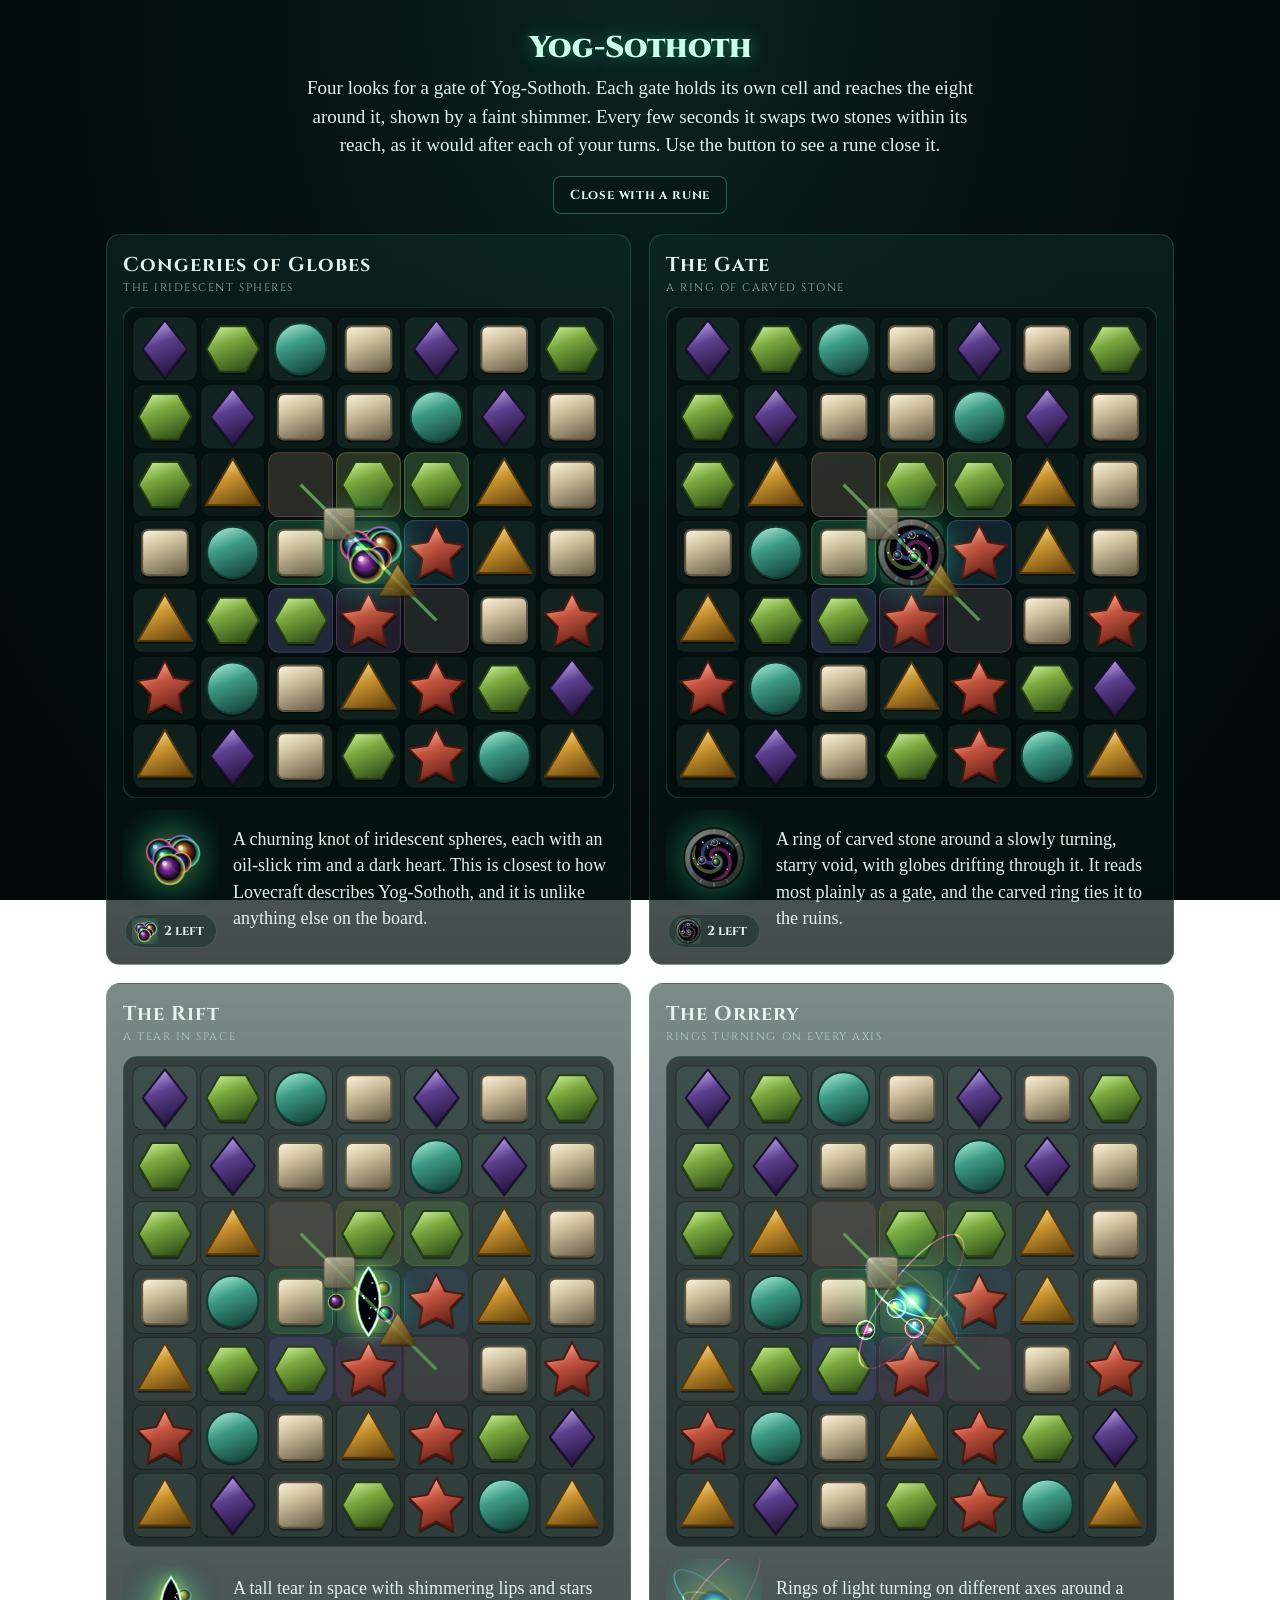
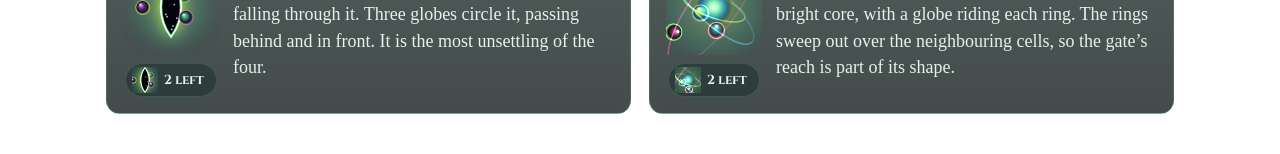
<file: mockups/yog-sothoth.html>
<!doctype html>
<html lang="en">
<head>
<meta charset="utf-8">
<meta name="viewport" content="width=device-width, initial-scale=1">
<title>Yog-Sothoth Gates</title>
<link rel="preconnect" href="https://fonts.googleapis.com">
<link rel="preconnect" href="https://fonts.gstatic.com" crossorigin>
<link href="https://fonts.googleapis.com/css2?family=Cinzel:wght@500;700;900&family=IM+Fell+English:ital@0;1&display=swap" rel="stylesheet">
<style>
  :root { --ink: #e4f5ee; --muted: rgba(200, 235, 222, .72); --edge: rgba(125, 255, 200, .16); }
  * { box-sizing: border-box; }
  body {
    margin: 0;
    min-height: 100vh;
    color: var(--ink);
    font-family: "IM Fell English", Georgia, serif;
    background: radial-gradient(ellipse at 50% 0%, #0b2421 0%, #04100f 45%, #020807 100%) fixed;
  }
  header { max-width: 1100px; margin: 0 auto; padding: 28px 16px 4px; text-align: center; }
  h1 {
    margin: 0 0 6px;
    font-family: Cinzel, Georgia, serif;
    font-weight: 900;
    font-size: 30px;
    color: #c9ffe8;
    text-shadow: 0 0 18px rgba(61, 255, 176, .4);
  }
  header p { margin: 0 auto; max-width: 680px; font-size: 19px; line-height: 1.5; color: #e2f2ec; }
  .controls { display: flex; justify-content: center; flex-wrap: wrap; gap: 10px; margin: 16px 0 4px; }
  button {
    font-family: Cinzel, Georgia, serif;
    font-weight: 700;
    letter-spacing: .06em;
    color: var(--ink);
    border: 1px solid rgba(125, 255, 200, .3);
    background: rgba(6, 24, 22, .6);
    border-radius: 8px;
    padding: 9px 16px;
    font-size: 13px;
    cursor: pointer;
  }
  main {
    max-width: 1100px;
    margin: 0 auto;
    padding: 12px 16px 40px;
    display: grid;
    grid-template-columns: repeat(auto-fit, minmax(min(100%, 460px), 1fr));
    gap: 18px;
  }
  .study {
    background: linear-gradient(180deg, rgba(14, 44, 39, .55), rgba(4, 16, 14, .75));
    border: 1px solid var(--edge);
    border-radius: 14px;
    padding: 16px;
  }
  .study h2 { margin: 0; font-family: Cinzel, Georgia, serif; font-size: 20px; letter-spacing: .05em; }
  .study .tag {
    margin: 2px 0 12px;
    font-family: Cinzel, Georgia, serif;
    font-size: 11px;
    letter-spacing: .14em;
    text-transform: uppercase;
    color: var(--muted);
  }
  .board { display: block; width: 100%; }
  .row { display: flex; gap: 14px; align-items: center; margin-top: 12px; }
  .icons { flex: none; display: flex; flex-direction: column; align-items: center; gap: 8px; }
  .icons canvas { display: block; }
  .pill {
    display: flex;
    align-items: center;
    gap: 6px;
    padding: 3px 12px 3px 6px;
    border: 1px solid var(--edge);
    border-radius: 999px;
    background: rgba(6, 24, 22, .32);
    font-family: Cinzel, Georgia, serif;
    font-weight: 700;
    font-size: 13px;
  }
  .study p { margin: 0; font-size: 18px; line-height: 1.45; color: #e2f2ec; }
</style>
</head>
<body>
  <header>
    <h1>Yog-Sothoth</h1>
    <p>Four looks for a gate of Yog-Sothoth. Each gate holds its own cell and reaches the eight around it, shown by a faint shimmer. Every few seconds it swaps two stones within its reach, as it would after each of your turns. Use the button to see a rune close it.</p>
    <div class="controls"><button id="close">Close with a rune</button></div>
  </header>
  <main id="studies"></main>

<script>
(() => {
'use strict';

const COLS = 7, ROWS = 7, PAD = 8, TAU = Math.PI * 2;
const GATE = [3, 3];
const STONES = [
  { shape: 'circle',   light: '#a9ecd6', fill: '#3e9c86', dark: '#103b33' },
  { shape: 'square',   light: '#fff6e0', fill: '#cdbf9c', dark: '#5f5440' },
  { shape: 'star',     light: '#ffb8a6', fill: '#c4543f', dark: '#521810' },
  { shape: 'diamond',  light: '#c4aef0', fill: '#5d3f8f', dark: '#1c0f31' },
  { shape: 'hex',      light: '#d4f7a4', fill: '#7aa83e', dark: '#243f12' },
  { shape: 'triangle', light: '#ffe6a8', fill: '#c9932f', dark: '#563809' },
];
const hash = n => { const x = Math.sin(n * 127.1 + 311.7) * 43758.5453; return x - Math.floor(x); };
const clamp01 = v => Math.max(0, Math.min(1, v));
const inOut = t => t < .5 ? 2 * t * t : 1 - (-2 * t + 2) ** 2 / 2;
const dpr = Math.min(2, window.devicePixelRatio || 1);
const REACH = [];
for (let dr = -1; dr <= 1; dr++) for (let dc = -1; dc <= 1; dc++) if (dr || dc) REACH.push([GATE[0] + dr, GATE[1] + dc]);

// ---------- board and stones (simplified from the game) ----------
function roundRectPath(c, x, y, w, h, r) {
  c.moveTo(x + r, y);
  c.arcTo(x + w, y, x + w, y + h, r);
  c.arcTo(x + w, y + h, x, y + h, r);
  c.arcTo(x, y + h, x, y, r);
  c.arcTo(x, y, x + w, y, r);
  c.closePath();
}

function shapePath(c, shape, cx, cy, r) {
  c.beginPath();
  switch (shape) {
    case 'circle': c.arc(cx, cy, r * .9, 0, TAU); break;
    case 'square': roundRectPath(c, cx - r * .8, cy - r * .8, r * 1.6, r * 1.6, r * .22); break;
    case 'star':
      for (let i = 0; i < 10; i++) {
        const a = -Math.PI / 2 + i * Math.PI / 5, rad = i % 2 ? r * .52 : r * 1.02;
        const px = cx + Math.cos(a) * rad, py = cy + Math.sin(a) * rad + r * .06;
        i ? c.lineTo(px, py) : c.moveTo(px, py);
      }
      c.closePath();
      break;
    case 'diamond':
      c.moveTo(cx, cy - r); c.lineTo(cx + r * .78, cy); c.lineTo(cx, cy + r); c.lineTo(cx - r * .78, cy);
      c.closePath();
      break;
    case 'hex':
      for (let i = 0; i < 6; i++) {
        const a = i * Math.PI / 3, px = cx + Math.cos(a) * r * .92, py = cy + Math.sin(a) * r * .92;
        i ? c.lineTo(px, py) : c.moveTo(px, py);
      }
      c.closePath();
      break;
    case 'triangle':
      c.moveTo(cx, cy - r * .92); c.lineTo(cx + r * .95, cy + r * .72); c.lineTo(cx - r * .95, cy + r * .72);
      c.closePath();
      break;
  }
}

function drawStone(c, st, cx, cy, r) {
  shapePath(c, st.shape, cx, cy + r * .1, r);
  c.fillStyle = 'rgba(0,0,0,.45)'; c.fill();
  shapePath(c, st.shape, cx, cy, r);
  const g = c.createLinearGradient(cx - r * .4, cy - r, cx + r * .4, cy + r);
  g.addColorStop(0, st.light); g.addColorStop(.38, st.fill); g.addColorStop(1, st.dark);
  c.fillStyle = g; c.fill();
  c.lineJoin = 'round'; c.lineWidth = Math.max(1, r * .07); c.strokeStyle = st.dark; c.stroke();
}

function drawCells(c, cs, W, H) {
  c.beginPath(); roundRectPath(c, 0, 0, W, H, 14);
  c.fillStyle = 'rgba(3,12,12,.55)'; c.fill();
  c.strokeStyle = 'rgba(125,255,200,.14)'; c.lineWidth = 1.5; c.stroke();
  for (let r = 0; r < ROWS; r++) {
    for (let col = 0; col < COLS; col++) {
      const x = PAD + col * cs + 2, y = PAD + r * cs + 2, w = cs - 4;
      c.beginPath(); roundRectPath(c, x, y, w, w, cs * .14);
      c.fillStyle = (r + col) % 2 ? 'rgba(140,190,175,.05)' : 'rgba(140,190,175,.1)';
      c.fill();
      c.strokeStyle = 'rgba(0,0,0,.35)'; c.lineWidth = 1; c.stroke();
    }
  }
}

// the gate's reach: a slow oil-slick shimmer over the eight cells around it
function drawReach(c, cs, now, k) {
  if (k <= 0) return;
  c.save();
  c.globalCompositeOperation = 'lighter';
  for (const [r, col] of REACH) {
    const x = PAD + col * cs + 2, y = PAD + r * cs + 2, w = cs - 4;
    const hue = (now / 30 + (r * 3 + col) * 40) % 360;
    c.beginPath(); roundRectPath(c, x, y, w, w, cs * .14);
    c.fillStyle = `hsla(${hue},70%,60%,${(.1 + .04 * Math.sin(now / 700 + r + col)) * k})`; c.fill();
    c.strokeStyle = `hsla(${hue},80%,70%,${.32 * k})`; c.lineWidth = 1; c.stroke();
  }
  c.restore();
}

// ---------- 1. Congeries of Globes ----------
// a churning knot of iridescent spheres, each with an oil-slick rim and a dark heart
function globe(c, x, y, r, hue, a = 1) {
  const g = c.createRadialGradient(x - r * .3, y - r * .35, r * .05, x, y, r);
  g.addColorStop(0, `hsla(${hue + 40},90%,85%,${.9 * a})`);
  g.addColorStop(.35, `hsla(${hue},70%,35%,${.85 * a})`);
  g.addColorStop(.75, `rgba(6,4,14,${.92 * a})`);
  g.addColorStop(1, `hsla(${hue + 120},90%,65%,${.8 * a})`);
  c.beginPath(); c.arc(x, y, r, 0, TAU); c.fillStyle = g; c.fill();
  c.lineWidth = Math.max(1, r * .1); c.strokeStyle = `hsla(${hue + 180},90%,72%,${.5 * a})`; c.stroke();
  c.beginPath(); c.arc(x - r * .35, y - r * .4, r * .16, 0, TAU); c.fillStyle = `rgba(255,255,255,${.6 * a})`; c.fill();
}

function drawGlobes(c, cx, cy, cs, now, k) {
  const s = cs * k;
  if (s <= 0) return;
  halo(c, cx, cy, s * 1.1, now);
  const balls = [];
  for (let i = 0; i < 7; i++) {
    const a = now / (2600 + i * 310) * (i % 2 ? 1 : -1) + i * 2.1, d = s * (.06 + hash(i) * .2);
    balls.push({ x: cx + Math.cos(a) * d, y: cy + Math.sin(a) * d * .9, r: s * (.15 + hash(i + 9) * .11), hue: (now / 18 + i * 47) % 360, z: Math.sin(a) });
  }
  balls.sort((p, q) => p.z - q.z);
  for (const b of balls) globe(c, b.x, b.y, b.r, b.hue);
}

function halo(c, cx, cy, R, now) {
  c.save(); c.globalCompositeOperation = 'lighter';
  const g = c.createRadialGradient(cx, cy, R * .1, cx, cy, R);
  const h = (now / 25) % 360;
  g.addColorStop(0, `hsla(${h},80%,65%,.35)`); g.addColorStop(.5, `hsla(${h + 90},80%,55%,.12)`); g.addColorStop(1, 'rgba(0,0,0,0)');
  c.fillStyle = g; c.fillRect(cx - R, cy - R, R * 2, R * 2);
  c.restore();
}

// ---------- 2. The Gate ----------
// a ring of carved stone around a turning starry void, with globes drifting through
function drawPortal(c, cx, cy, cs, now, k) {
  const s = cs * .5 * k;
  if (s <= 0) return;
  halo(c, cx, cy, s * 2.2, now);
  c.save();
  c.beginPath(); c.arc(cx, cy, s * .78, 0, TAU); c.clip();
  c.fillStyle = '#05030b'; c.fillRect(cx - s, cy - s, s * 2, s * 2);
  c.globalCompositeOperation = 'lighter';
  for (let arm = 0; arm < 3; arm++) {
    c.beginPath();
    for (let t = 0; t < 1; t += .03) {
      const a = arm * TAU / 3 + t * 5 - now / 1400, rr = s * .78 * t;
      const px = cx + Math.cos(a) * rr, py = cy + Math.sin(a) * rr;
      t ? c.lineTo(px, py) : c.moveTo(px, py);
    }
    c.strokeStyle = `hsla(${(now / 20 + arm * 120) % 360},85%,65%,.35)`; c.lineWidth = s * .12; c.stroke();
  }
  for (let i = 0; i < 14; i++) {
    const a = hash(i) * TAU - now / (1800 + i * 90), rr = s * .7 * hash(i + 3);
    c.beginPath(); c.arc(cx + Math.cos(a) * rr, cy + Math.sin(a) * rr, s * .025, 0, TAU);
    c.fillStyle = 'rgba(235,240,255,.8)'; c.fill();
  }
  c.globalCompositeOperation = 'source-over';
  for (let i = 0; i < 3; i++) {
    const a = now / (1500 + i * 400) + i * 2, rr = s * (.2 + .22 * i);
    globe(c, cx + Math.cos(a) * rr, cy + Math.sin(a) * rr * .8, s * (.16 - i * .03), (now / 18 + i * 90) % 360, .9);
  }
  c.restore();
  // the stone ring, notched with glyphs
  c.beginPath(); c.arc(cx, cy, s, 0, TAU); c.arc(cx, cy, s * .78, 0, TAU, true);
  const g = c.createLinearGradient(cx - s, cy - s, cx + s, cy + s);
  g.addColorStop(0, '#8a948e'); g.addColorStop(.5, '#4a524e'); g.addColorStop(1, '#1d2220');
  c.fillStyle = g; c.fill('evenodd');
  c.strokeStyle = 'rgba(0,0,0,.7)'; c.lineWidth = Math.max(1, cs * .03);
  c.beginPath(); c.arc(cx, cy, s, 0, TAU); c.stroke();
  c.beginPath(); c.arc(cx, cy, s * .78, 0, TAU); c.stroke();
  for (let i = 0; i < 12; i++) {
    const a = i * TAU / 12;
    c.beginPath(); c.moveTo(cx + Math.cos(a) * s * .82, cy + Math.sin(a) * s * .82); c.lineTo(cx + Math.cos(a) * s * .96, cy + Math.sin(a) * s * .96);
    c.strokeStyle = `hsla(${(now / 20 + i * 30) % 360},80%,70%,${.25 + .2 * Math.sin(now / 400 + i)})`; c.lineWidth = Math.max(1, cs * .025); c.stroke();
  }
}

// ---------- 3. The Rift ----------
// a tear in space, its lips shimmering, three globes circling it
function drawRift(c, cx, cy, cs, now, k) {
  const s = cs * .5 * k;
  if (s <= 0) return;
  halo(c, cx, cy, s * 2, now);
  const balls = [0, 1, 2].map(i => { const a = now / 1700 + i * TAU / 3; return { a, x: cx + Math.cos(a) * s * .95, y: cy + Math.sin(a) * s * .42, z: Math.sin(a) }; });
  const back = balls.filter(b => b.z < 0), front = balls.filter(b => b.z >= 0);
  back.forEach((b, i) => globe(c, b.x, b.y, s * .24, (now / 18 + b.a * 60) % 360, .85));
  const w = s * (.46 + .05 * Math.sin(now / 500));
  const lens = () => { c.beginPath(); c.moveTo(cx, cy - s); c.bezierCurveTo(cx + w, cy - s * .4, cx + w, cy + s * .4, cx, cy + s); c.bezierCurveTo(cx - w, cy + s * .4, cx - w, cy - s * .4, cx, cy - s); c.closePath(); };
  c.save();
  c.shadowColor = `hsl(${(now / 20) % 360},90%,65%)`; c.shadowBlur = s * .5;
  lens(); c.fillStyle = '#04020a'; c.fill();
  c.restore();
  c.save(); lens(); c.clip();
  for (let i = 0; i < 10; i++) {
    const y = cy - s + ((hash(i) * 2 * s + now / 30 * (1 + hash(i + 1))) % (2 * s)), x = cx + (hash(i + 5) - .5) * w;
    c.beginPath(); c.arc(x, y, s * .03, 0, TAU); c.fillStyle = 'rgba(230,235,255,.8)'; c.fill();
  }
  c.restore();
  c.save(); c.globalCompositeOperation = 'lighter';
  for (let i = 0; i < 3; i++) {
    lens();
    c.strokeStyle = `hsla(${(now / 15 + i * 110) % 360},90%,65%,.5)`; c.lineWidth = Math.max(1, s * (.09 - i * .025)); c.stroke();
  }
  c.restore();
  front.forEach(b => globe(c, b.x, b.y, s * .24, (now / 18 + b.a * 60) % 360, .95));
}

// ---------- 4. The Orrery ----------
// rings of light turning on different axes around a bright core, globes riding them; the
// rings sweep out over the cells the gate can reach
function drawOrrery(c, cx, cy, cs, now, k) {
  const s = cs * k;
  if (s <= 0) return;
  halo(c, cx, cy, s * 1.3, now);
  const rings = [0, 1, 2].map(i => ({ rx: s * (.55 + i * .32), ry: s * (.18 + i * .1), rot: now / (5000 + i * 1700) * (i % 2 ? -1 : 1) + i, hue: (now / 20 + i * 120) % 360, a: now / (900 + i * 500) }));
  // back halves of the rings and globes, then the core, then the front halves
  const half = (rg, front) => {
    c.save(); c.translate(cx, cy); c.rotate(rg.rot);
    c.beginPath(); c.ellipse(0, 0, rg.rx, rg.ry, 0, front ? 0 : Math.PI, front ? Math.PI : TAU);
    c.strokeStyle = `hsla(${rg.hue},85%,68%,${front ? .55 : .25})`; c.lineWidth = Math.max(1, cs * .025); c.stroke();
    const gs = Math.sin(rg.a) >= 0;
    if (gs === front) globe(c, Math.cos(rg.a) * rg.rx, Math.sin(rg.a) * rg.ry, s * .14, rg.hue);
    c.restore();
  };
  c.save(); c.globalCompositeOperation = 'lighter'; rings.forEach(rg => half(rg, false)); c.restore();
  const core = c.createRadialGradient(cx, cy, 0, cx, cy, s * .3);
  const h = (now / 12) % 360;
  core.addColorStop(0, '#ffffff'); core.addColorStop(.3, `hsl(${h},90%,75%)`); core.addColorStop(.7, `hsla(${h + 60},80%,40%,.8)`); core.addColorStop(1, 'rgba(0,0,0,0)');
  c.beginPath(); c.arc(cx, cy, s * .3, 0, TAU); c.fillStyle = core; c.fill();
  c.save(); c.globalCompositeOperation = 'lighter'; rings.forEach(rg => half(rg, true)); c.restore();
}

// ---------- the studies ----------
const DESIGNS = [
  { name: 'Congeries of Globes', tag: 'The iridescent spheres', draw: drawGlobes,
    text: 'A churning knot of iridescent spheres, each with an oil-slick rim and a dark heart. This is closest to how Lovecraft describes Yog-Sothoth, and it is unlike anything else on the board.' },
  { name: 'The Gate', tag: 'A ring of carved stone', draw: drawPortal,
    text: 'A ring of carved stone around a slowly turning, starry void, with globes drifting through it. It reads most plainly as a gate, and the carved ring ties it to the ruins.' },
  { name: 'The Rift', tag: 'A tear in space', draw: drawRift,
    text: 'A tall tear in space with shimmering lips and stars falling through it. Three globes circle it, passing behind and in front. It is the most unsettling of the four.' },
  { name: 'The Orrery', tag: 'Rings turning on every axis', draw: drawOrrery,
    text: 'Rings of light turning on different axes around a bright core, with a globe riding each ring. The rings sweep out over the neighbouring cells, so the gate’s reach is part of its shape.' },
];

// one board shared by all four studies, so the swaps line up
const board = [];
for (let r = 0; r < ROWS; r++) board.push([...Array(COLS)].map((_, col) => ({ st: Math.floor(hash(r * 31 + col * 7 + 3) * 6), x: col, y: r })));
let swap = null, nextSwap = 1200, close = null;

function pickSwap(now) {
  const pool = REACH.filter(([r, col]) => !(r === GATE[0] && col === GATE[1]));
  for (let guard = 0; guard < 20; guard++) {
    const a = pool[Math.floor(Math.random() * pool.length)], b = pool[Math.floor(Math.random() * pool.length)];
    if (a !== b && board[a[0]][a[1]].st !== board[b[0]][b[1]].st) return { a, b, t0: now };
  }
  return null;
}

const studies = [];
const main = document.getElementById('studies');
for (const d of DESIGNS) {
  const el = document.createElement('section');
  el.className = 'study';
  el.innerHTML = `<h2>${d.name}</h2><div class="tag">${d.tag}</div><canvas class="board"></canvas>
    <div class="row"><div class="icons"><canvas></canvas><div class="pill"><canvas></canvas>2 left</div></div><p>${d.text}</p></div>`;
  main.appendChild(el);
  const cv = el.querySelector('.board'), [big, small] = el.querySelectorAll('.icons canvas');
  studies.push({ d, cv, ctx: cv.getContext('2d'), big, small, cs: 0, W: 0, H: 0 });
}
document.getElementById('close').addEventListener('click', () => { if (!close) close = { t0: performance.now() }; });

function resize() {
  for (const st of studies) {
    const w = st.cv.clientWidth;
    st.cs = (w - PAD * 2) / COLS;
    st.W = w; st.H = st.cs * ROWS + PAD * 2;
    st.cv.style.height = st.H + 'px';
    st.cv.width = Math.round(w * dpr); st.cv.height = Math.round(st.H * dpr);
    for (const [cv, s] of [[st.big, 96], [st.small, 26]]) {
      cv.style.width = cv.style.height = s + 'px';
      cv.width = cv.height = Math.round(s * dpr);
    }
  }
}
window.addEventListener('resize', resize);
resize();

const SWAP_DUR = 750;
function frame(now) {
  // the gate's openness: 1 open, falling to 0 as a rune closes it, then it reopens for comparison
  let k = 1, flash = 0;
  if (close) {
    const t = now - close.t0;
    k = t < 500 ? 1 - inOut(t / 500) : t < 2200 ? 0 : clamp01((t - 2200) / 600);
    flash = t < 700 ? Math.max(0, 1 - Math.abs(t - 450) / 250) : 0;
    if (t > 2800) close = null;
  }
  if (!swap && !close && now > nextSwap) { swap = pickSwap(now); nextSwap = now + 2600; }
  let sp = 0;
  if (swap) {
    sp = clamp01((now - swap.t0) / SWAP_DUR);
    if (sp >= 1) {
      const [ar, ac] = swap.a, [br, bc] = swap.b;
      [board[ar][ac], board[br][bc]] = [board[br][bc], board[ar][ac]];
      swap = null; sp = 0;
    }
  }
  for (const st of studies) {
    const c = st.ctx, cs = st.cs;
    c.setTransform(dpr, 0, 0, dpr, 0, 0);
    c.clearRect(0, 0, st.W, st.H);
    drawCells(c, cs, st.W, st.H);
    drawReach(c, cs, now, k);
    const gx = PAD + (GATE[1] + .5) * cs, gy = PAD + (GATE[0] + .5) * cs;
    const lifted = [];
    for (let r = 0; r < ROWS; r++) for (let col = 0; col < COLS; col++) {
      if (r === GATE[0] && col === GATE[1]) continue;
      const p = board[r][col];
      if (swap && ((swap.a[0] === r && swap.a[1] === col) || (swap.b[0] === r && swap.b[1] === col))) { lifted.push([r, col, p]); continue; }
      drawStone(c, STONES[p.st], PAD + (col + .5) * cs, PAD + (r + .5) * cs, cs * .42);
    }
    st.d.draw(c, gx, gy, cs, now, k);
    if (swap) {
      // the two stones are drawn through the gate: each arcs out past its heart to the other's cell
      const [ar, ac] = swap.a, [br, bc] = swap.b, e = inOut(sp);
      const ax = PAD + (ac + .5) * cs, ay = PAD + (ar + .5) * cs, bx = PAD + (bc + .5) * cs, by = PAD + (br + .5) * cs;
      const path = (x0, y0, x1, y1, t) => { const u = 1 - t; return [u * u * x0 + 2 * u * t * gx + t * t * x1, u * u * y0 + 2 * u * t * gy + t * t * y1]; };
      c.save(); c.globalCompositeOperation = 'lighter';
      c.beginPath(); c.moveTo(ax, ay); c.quadraticCurveTo(gx, gy, bx, by);
      c.strokeStyle = `hsla(${(now / 15) % 360},90%,70%,${.5 * Math.sin(sp * Math.PI)})`; c.lineWidth = Math.max(1.5, cs * .05); c.stroke();
      c.restore();
      for (const [r, col, p] of lifted) {
        const fromA = r === ar && col === ac;
        const [x, y] = fromA ? path(ax, ay, bx, by, e) : path(bx, by, ax, ay, e);
        const sc = 1 - .35 * Math.sin(sp * Math.PI);
        c.save(); c.globalAlpha = .55 + .45 * Math.abs(1 - 2 * sp);
        drawStone(c, STONES[p.st], x, y, cs * .42 * sc);
        c.restore();
      }
    }
    if (flash) {
      c.save(); c.globalCompositeOperation = 'lighter';
      const g = c.createRadialGradient(gx, gy, 0, gx, gy, cs * 2);
      g.addColorStop(0, `rgba(255,214,140,${.8 * flash})`); g.addColorStop(1, 'rgba(255,184,77,0)');
      c.fillStyle = g; c.fillRect(gx - cs * 2, gy - cs * 2, cs * 4, cs * 4);
      c.restore();
    }
    for (const [cv, s, f] of [[st.big, 96, .62], [st.small, 26, .95]]) {
      const ic = cv.getContext('2d');
      ic.setTransform(dpr, 0, 0, dpr, 0, 0);
      ic.clearRect(0, 0, s, s);
      st.d.draw(ic, s / 2, s / 2, s * f, now, 1);
    }
  }
  requestAnimationFrame(frame);
}
requestAnimationFrame(frame);
})();
</script>
</body>
</html>
</file>
<file: style.css>
* { box-sizing: border-box; }

:root {
  --ink: #e4f5ee;
  --muted: rgba(200, 235, 222, .6);
  --panel: rgba(6, 24, 22, .32);
  --edge: rgba(125, 255, 200, .16);
  --ley: #3dffb0;
  --gold: #e9c46a;
  --taint: #b44dff;
  --blood: #ff6b6b;
}

html, body {
  margin: 0;
  height: 100%;
  overflow: hidden;
}

body {
  background: #020807;
  color: var(--ink);
  font-family: "IM Fell English", Georgia, "Times New Roman", serif;
  -webkit-user-select: none;
  user-select: none;
}

#bg {
  position: fixed;
  inset: 0;
  width: 100%;
  height: 100%;
  z-index: 0;
}

/* The eye watches from the gap above the board; it never takes input. */
#fg {
  position: fixed;
  inset: 0;
  width: 100%;
  height: 100%;
  z-index: 1;
  pointer-events: none;
}

#app {
  position: relative;
  z-index: 0;
  display: flex;
  flex-direction: column;
  gap: 10px;
  max-width: 600px;
  height: 100dvh;
  margin: 0 auto;
  /* clear the notch and home bar when installed full-screen */
  padding: max(12px, env(safe-area-inset-top)) max(16px, env(safe-area-inset-right)) max(12px, env(safe-area-inset-bottom)) max(16px, env(safe-area-inset-left));
}

#hud {
  display: grid;
  grid-template-columns: 76px 1fr 76px;
  gap: 10px;
}

.stat, .scorebox {
  background: var(--panel);
  border: 1px solid var(--edge);
  border-radius: 10px;
  padding: 6px 10px;
  display: flex;
  flex-direction: column;
  align-items: center;
  justify-content: center;
  box-shadow: inset 0 1px 0 rgba(255, 255, 255, .05);
  text-shadow: 0 1px 3px rgba(0, 0, 0, .9), 0 0 8px rgba(0, 0, 0, .6);
}

.label {
  font-family: Cinzel, Georgia, serif;
  font-size: 10px;
  letter-spacing: .18em;
  text-transform: uppercase;
  color: var(--muted);
}

.value {
  font-family: Cinzel, Georgia, serif;
  font-size: 22px;
  font-weight: 700;
  font-variant-numeric: tabular-nums;
}

#moves.low {
  color: var(--blood);
  text-shadow: 0 0 10px rgba(255, 60, 60, .6);
  animation: throb 1s ease-in-out infinite;
}

@keyframes throb { 50% { transform: scale(1.12); } }

.scorebox .bar {
  position: relative;
  width: 100%;
  height: 6px;
  margin: 6px 0 4px;
  background: rgba(0, 0, 0, .5);
  border-radius: 3px;
  box-shadow: inset 0 0 0 1px rgba(125, 255, 200, .08);
}

#barFill {
  height: 100%;
  width: 0;
  border-radius: 3px;
  background: linear-gradient(90deg, #1f8f6a, var(--ley));
  box-shadow: 0 0 8px rgba(61, 255, 176, .6);
  transition: width .3s ease;
}

.mark {
  position: absolute;
  top: 50%;
  transform: translate(-50%, -50%);
}

.mark i {
  font-style: normal;
  font-size: 15px;
  color: rgba(200, 235, 222, .2);
  transition: color .3s, transform .3s, text-shadow .3s;
  display: inline-block;
}

.mark i.on { color: var(--gold); text-shadow: 0 0 8px rgba(233, 196, 106, .8); transform: scale(1.3); }

#goals {
  display: flex;
  justify-content: center;
  gap: 8px;
  flex-wrap: wrap;
}

.goal {
  display: flex;
  align-items: center;
  gap: 6px;
  padding: 3px 12px 3px 6px;
  background: var(--panel);
  border: 1px solid var(--edge);
  border-radius: 999px;
  font-family: Cinzel, Georgia, serif;
  font-weight: 700;
  font-size: 13px;
  font-variant-numeric: tabular-nums;
  text-shadow: 0 1px 3px rgba(0, 0, 0, .9);
}

.goal canvas { width: 26px; height: 26px; }
.goal .icon { width: 26px; text-align: center; color: var(--ley); }
.goal.done { border-color: rgba(61, 255, 176, .5); box-shadow: 0 0 12px rgba(61, 255, 176, .25); }
.goal.done::after { content: "✓"; color: var(--ley); }

#eyeSlot {
  flex: none;
  height: clamp(44px, 9dvh, 84px);
}

#boardWrap {
  flex: 1;
  min-height: 0;
  display: flex;
  align-items: center;
  justify-content: center;
}

#board {
  touch-action: none;
  display: block;
  filter: drop-shadow(0 12px 30px rgba(0, 0, 0, .7));
}

footer {
  display: flex;
  justify-content: center;
  gap: 10px;
}

button {
  font-family: Cinzel, Georgia, serif;
  font-weight: 700;
  letter-spacing: .06em;
  color: var(--ink);
  border: 1px solid rgba(125, 255, 200, .3);
  cursor: pointer;
  border-radius: 8px;
  padding: 12px 30px;
  font-size: 17px;
  background: linear-gradient(180deg, #2a6b59, #0f3a30);
  box-shadow: 0 4px 0 #041a14, 0 0 24px rgba(61, 255, 176, .2);
  text-shadow: 0 1px 2px rgba(0, 0, 0, .6);
}

button:active { transform: translateY(2px); box-shadow: 0 2px 0 #041a14; }

button.ghost {
  background: var(--panel);
  box-shadow: none;
  font-size: 12px;
  padding: 8px 14px;
  border-color: var(--edge);
}

#overlay, #intro, #debug {
  position: fixed;
  inset: 0;
  z-index: 2;
  display: flex;
  align-items: center;
  justify-content: center;
  padding: 16px;
  background: radial-gradient(ellipse at center, rgba(2, 10, 9, .55), rgba(0, 0, 0, .85));
  transition: opacity .4s;
}

#overlay.hidden, #intro.hidden, #debug.hidden { opacity: 0; pointer-events: none; }
#debugBtn.hidden { display: none; }

#debug { z-index: 3; background: rgba(0, 0, 0, .5); }
#debug .card { max-width: 300px; padding: 18px; }
#debug h2 { margin: 0 0 12px; font-family: Cinzel, Georgia, serif; font-size: 18px; letter-spacing: .1em; }
#debug .row { display: flex; gap: 8px; margin-bottom: 8px; }
#debug .row button { flex: 1; }
#debug button:disabled { opacity: .4; cursor: default; }
#debug input {
  width: 64px;
  font: 700 15px Cinzel, Georgia, serif;
  color: var(--ink);
  text-align: center;
  background: rgba(0, 0, 0, .4);
  border: 1px solid var(--edge);
  border-radius: 8px;
}

#intro { background: radial-gradient(ellipse at center, rgba(2, 10, 9, .35), rgba(0, 0, 0, .7)); }
#intro .card { max-width: 380px; padding: 22px 22px 24px; }
#introIcon { width: 96px; height: 96px; display: block; margin: 0 auto 4px; }
#intro h2 {
  margin: 0 0 4px;
  font-family: Cinzel, Georgia, serif;
  font-weight: 900;
  font-size: 24px;
  color: #c9ffe8;
  text-shadow: 0 0 14px rgba(61, 255, 176, .45);
}
#intro h2.taint { color: #e6c4ff; text-shadow: 0 0 14px rgba(180, 77, 255, .6); }
#intro h2.shog { color: #dcdad0; text-shadow: 0 0 14px rgba(157, 187, 52, .45); }
#intro h2.idol { color: #bff3e6; text-shadow: 0 0 14px rgba(60, 200, 170, .5); }
#intro h2.mono { color: #dfe6df; text-shadow: 0 0 14px rgba(80, 220, 200, .4); }
#intro h2.gate { color: #efe2ff; text-shadow: 0 0 14px rgba(190, 140, 255, .55); }
#intro .tip { margin-top: -6px; font-size: 17px; color: #f3d48a; }
#intro .tip:empty { display: none; }

.card {
  width: 100%;
  max-width: 400px;
  text-align: center;
  padding: 28px 24px;
  border-radius: 14px;
  background: linear-gradient(180deg, rgba(10, 34, 30, .98), rgba(3, 12, 10, .99));
  border: 1px solid rgba(125, 255, 200, .22);
  box-shadow: 0 0 60px rgba(61, 255, 176, .12), 0 20px 60px rgba(0, 0, 0, .7);
}

.card h1 {
  margin: 0 0 6px;
  font-family: Cinzel, Georgia, serif;
  font-weight: 900;
  font-size: 32px;
  letter-spacing: .04em;
  color: #c9ffe8;
  text-shadow: 0 0 18px rgba(61, 255, 176, .45);
}

.card h1.doom { color: #ffb3b3; text-shadow: 0 0 18px rgba(255, 40, 40, .6); }

.card p {
  margin: 8px 0 16px;
  font-size: 20px;
  line-height: 1.5;
  font-style: italic;
  color: #f4fbf8;
}

.stars { font-size: 38px; letter-spacing: 8px; }
.stars:empty { display: none; }
.stars .on { color: var(--gold); text-shadow: 0 0 14px rgba(233, 196, 106, .7); }
.stars .off { color: rgba(200, 235, 222, .15); }
</file>
